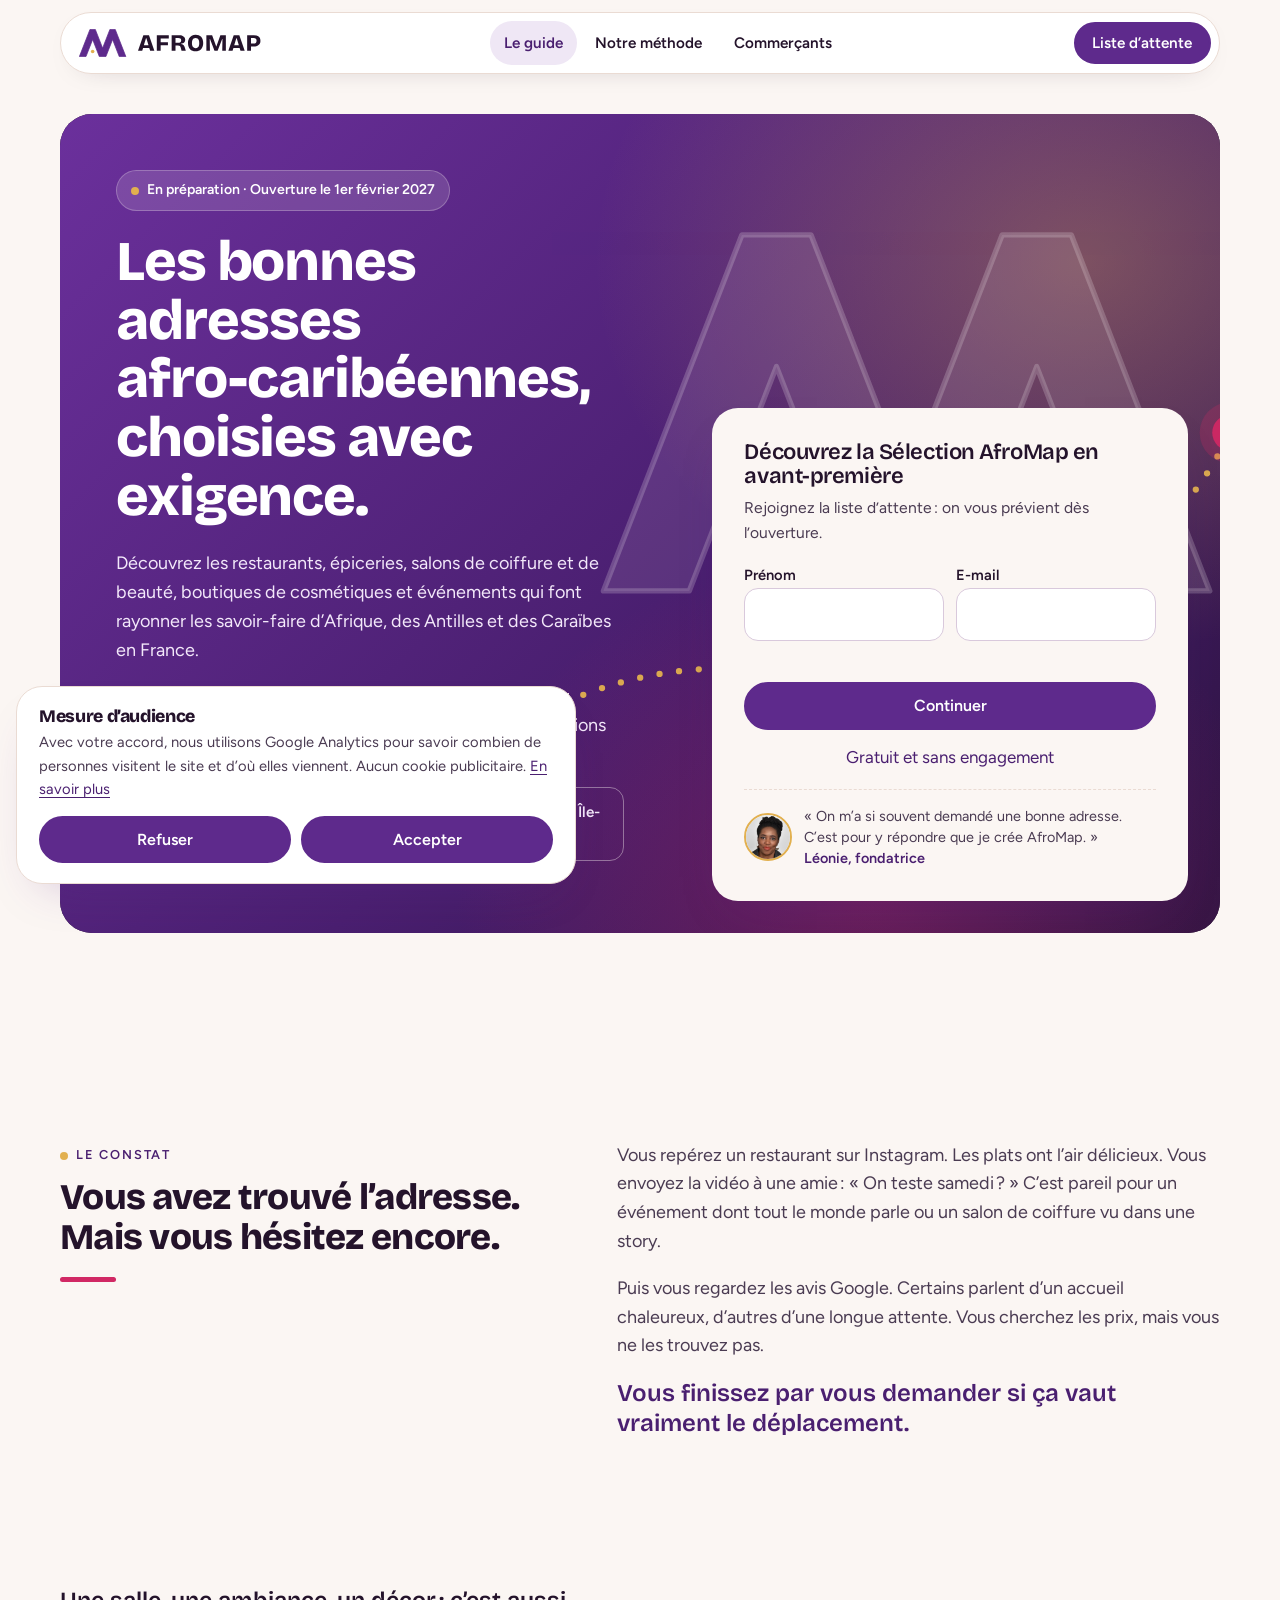
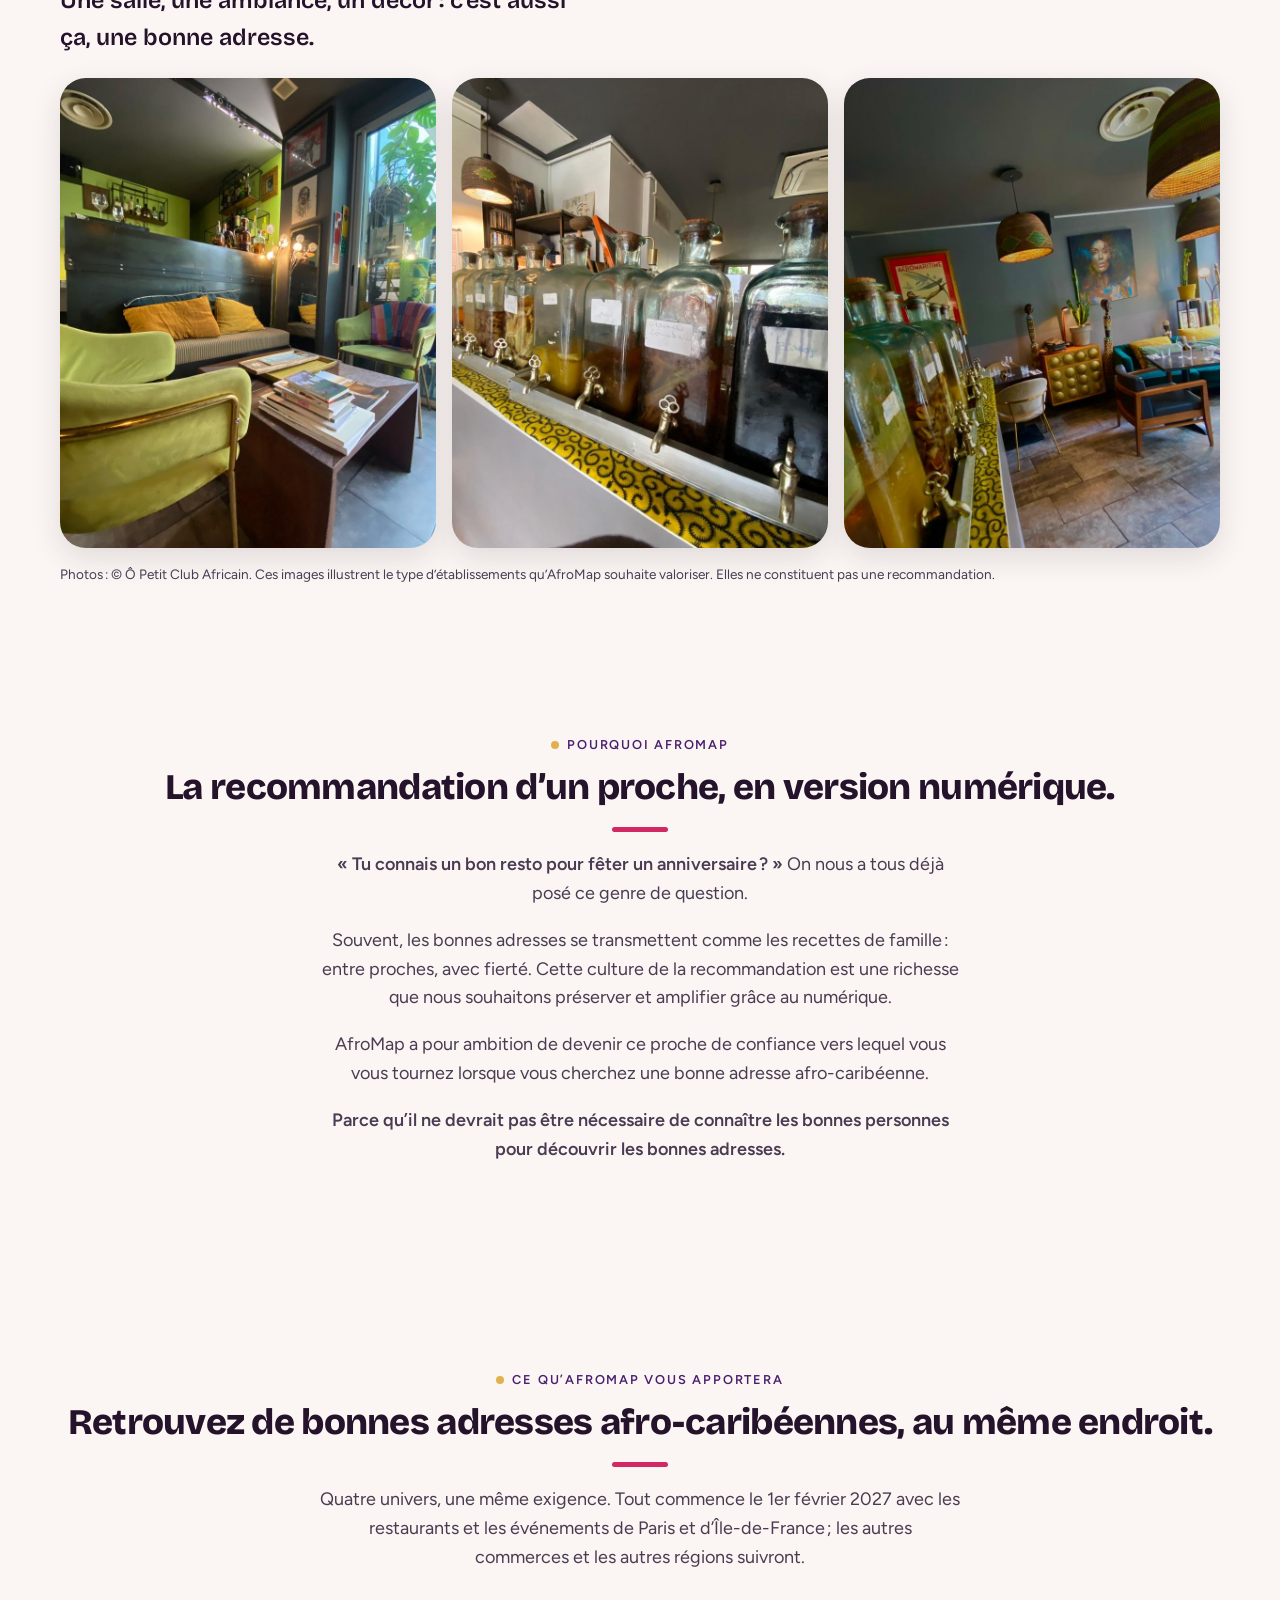
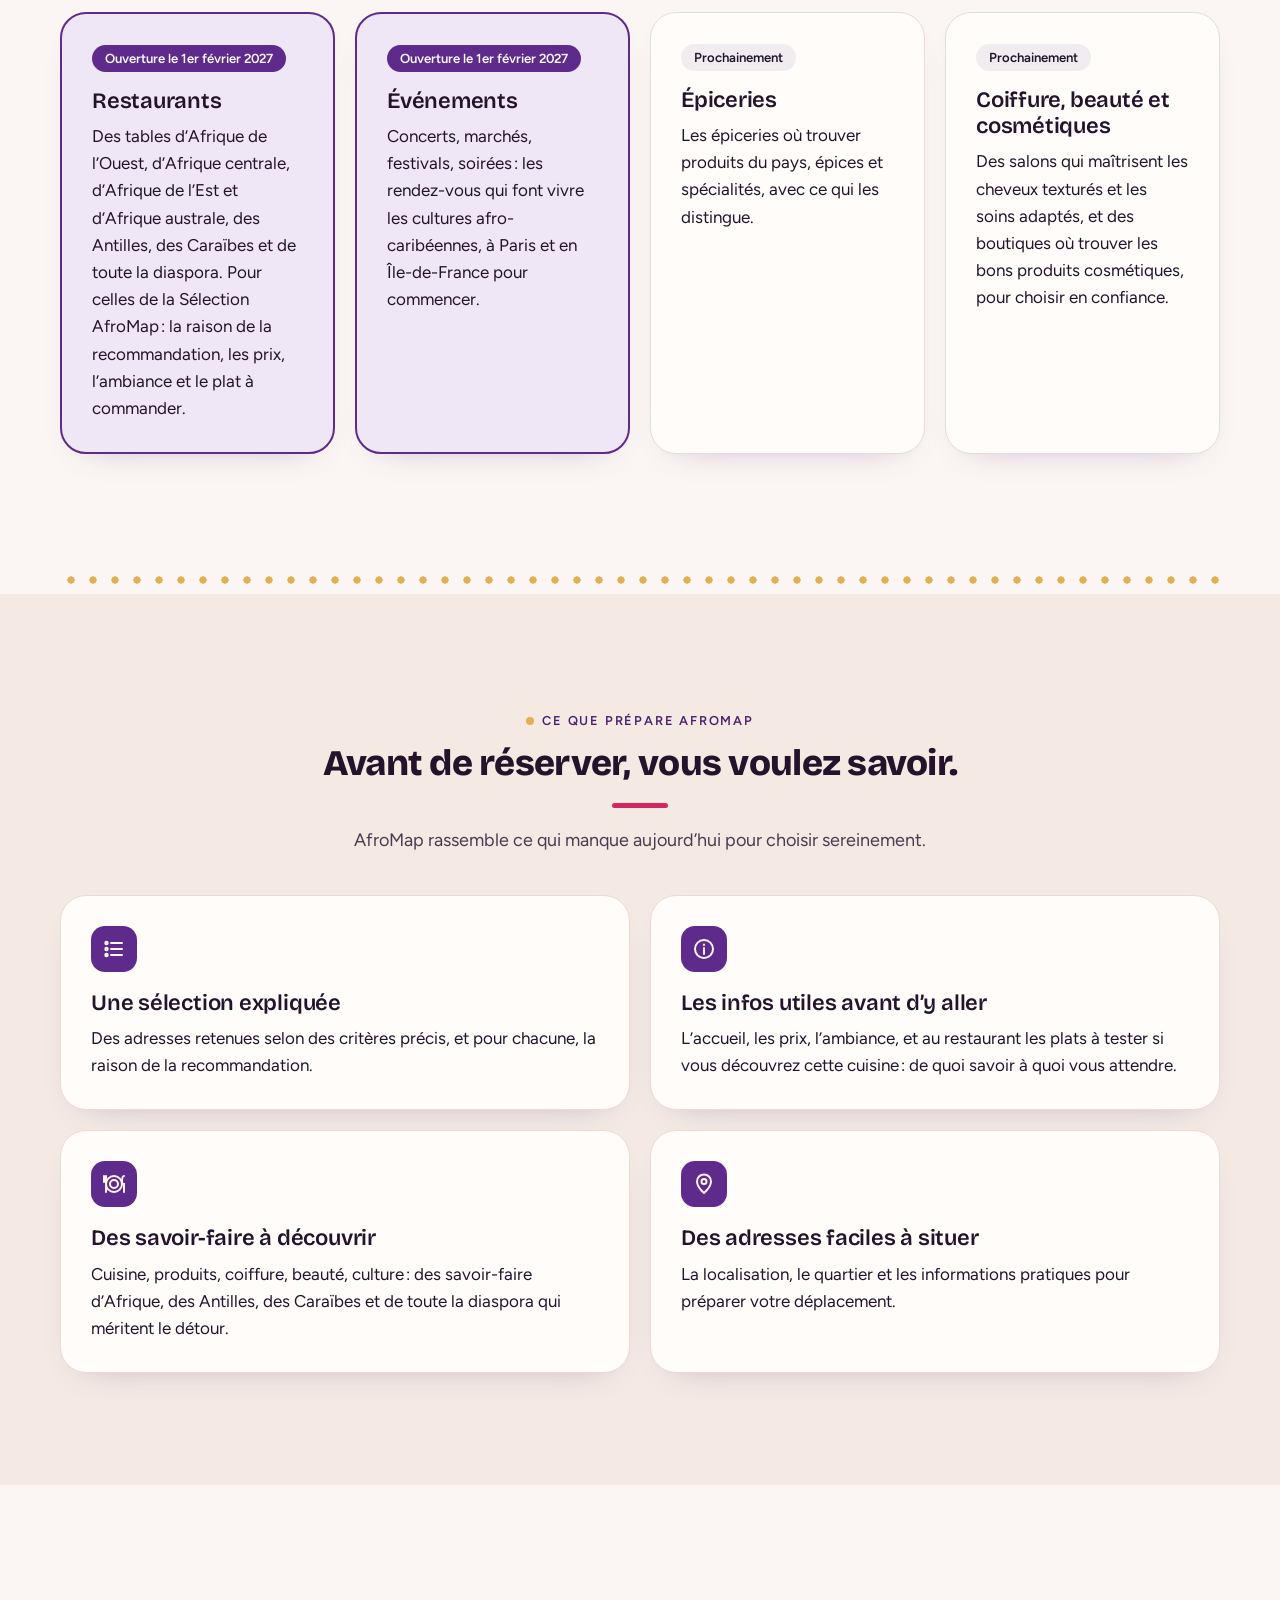
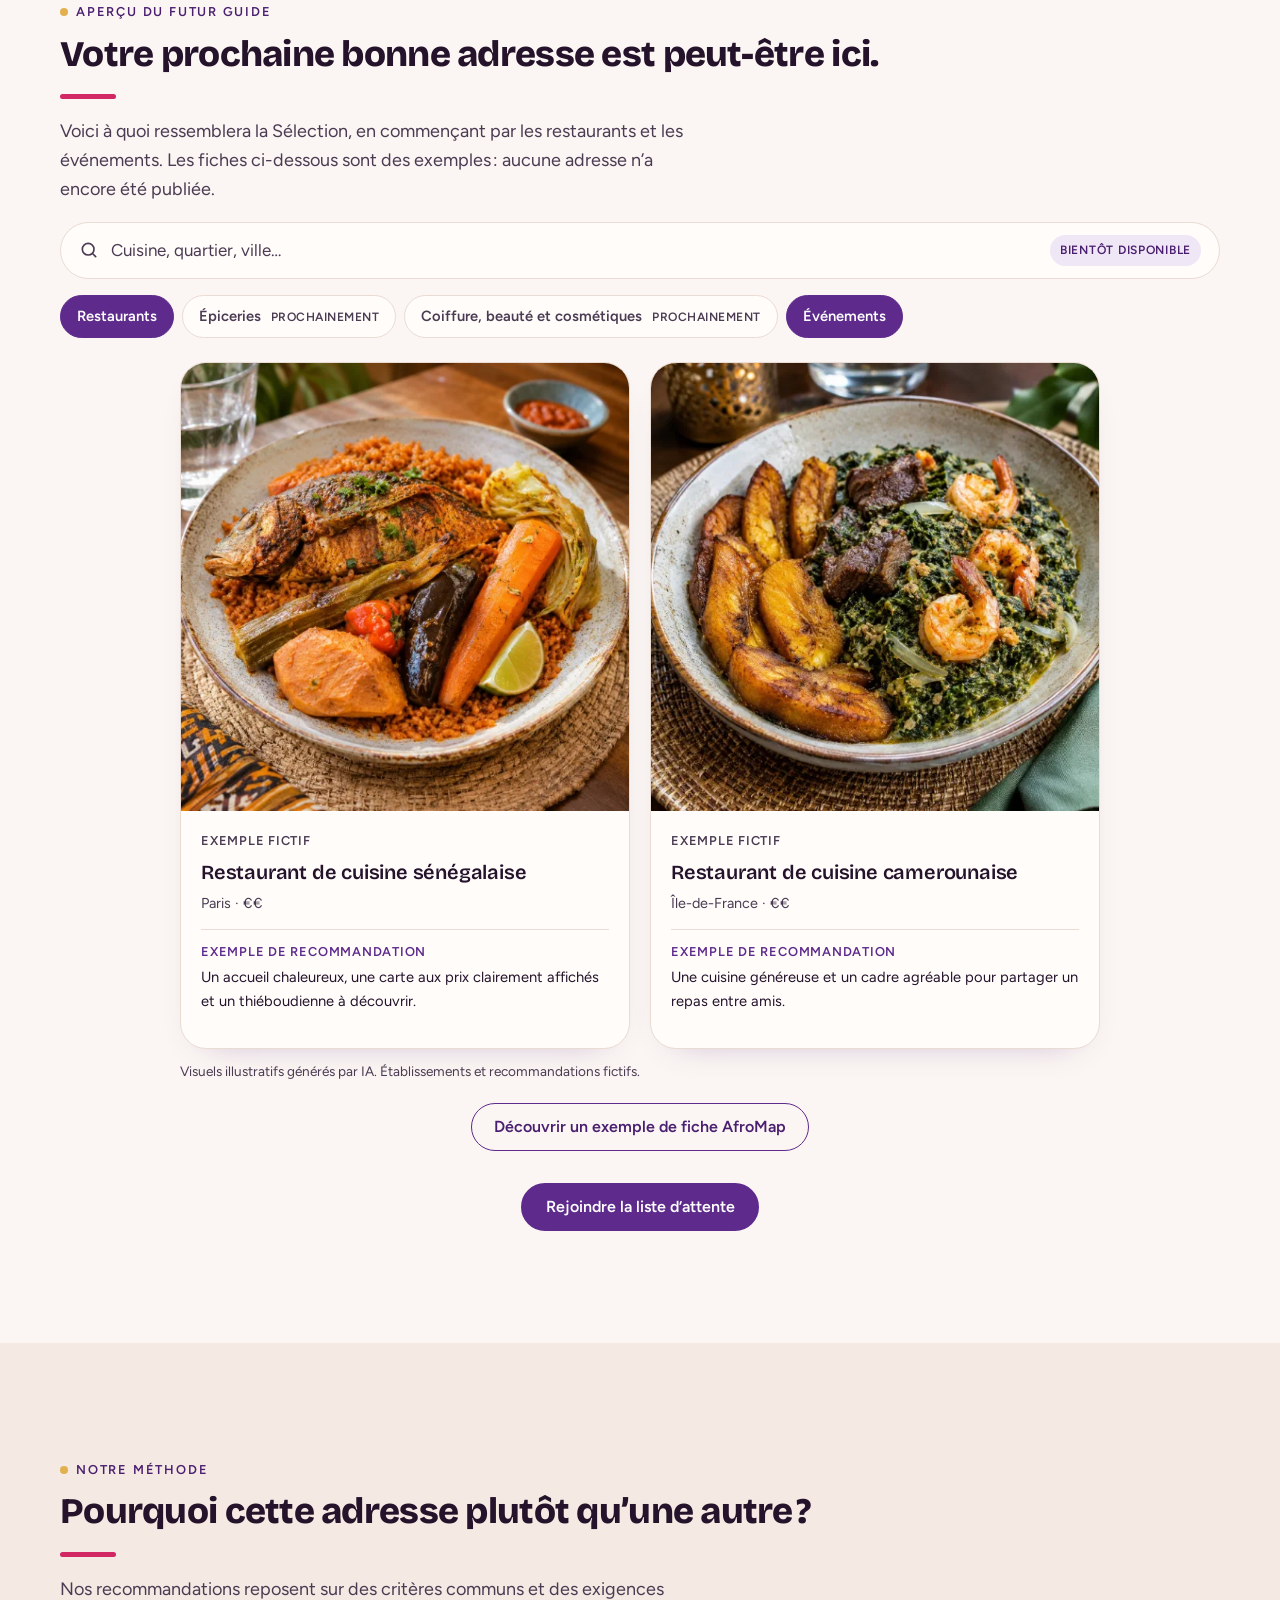
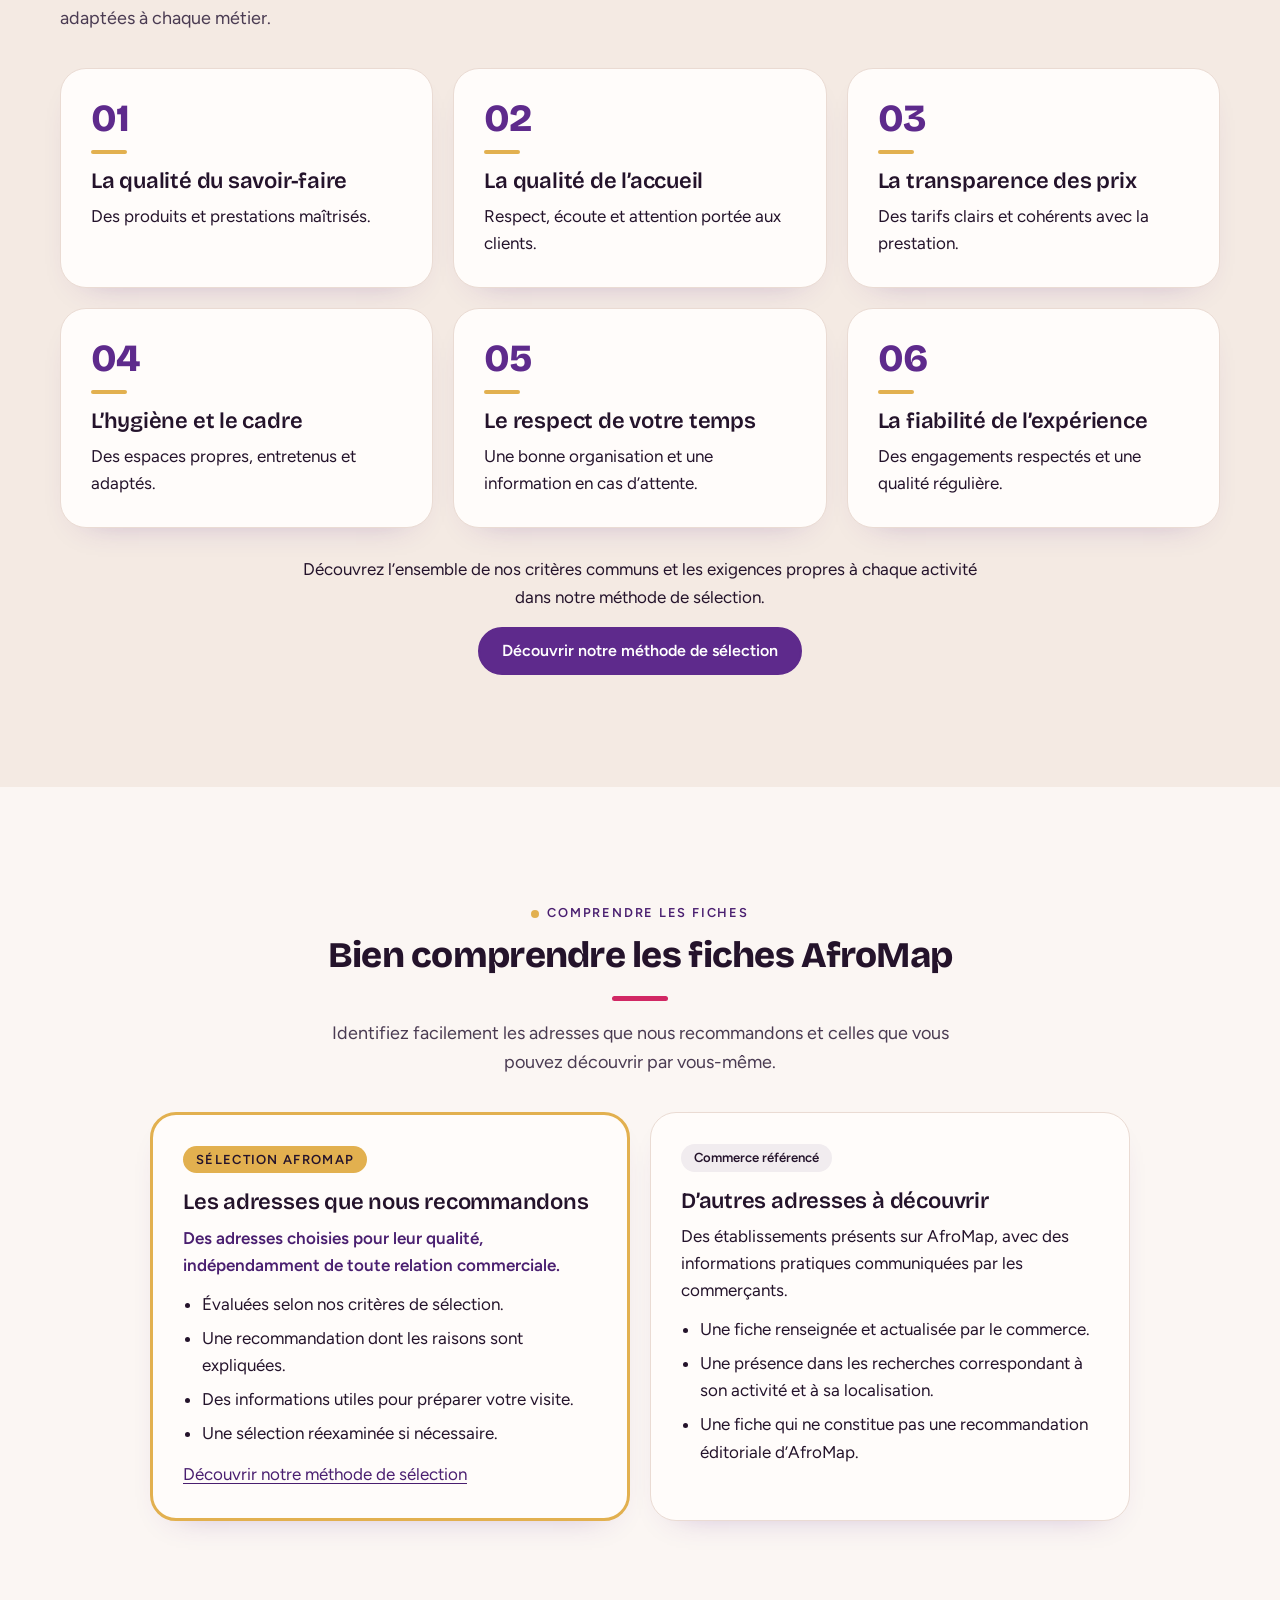
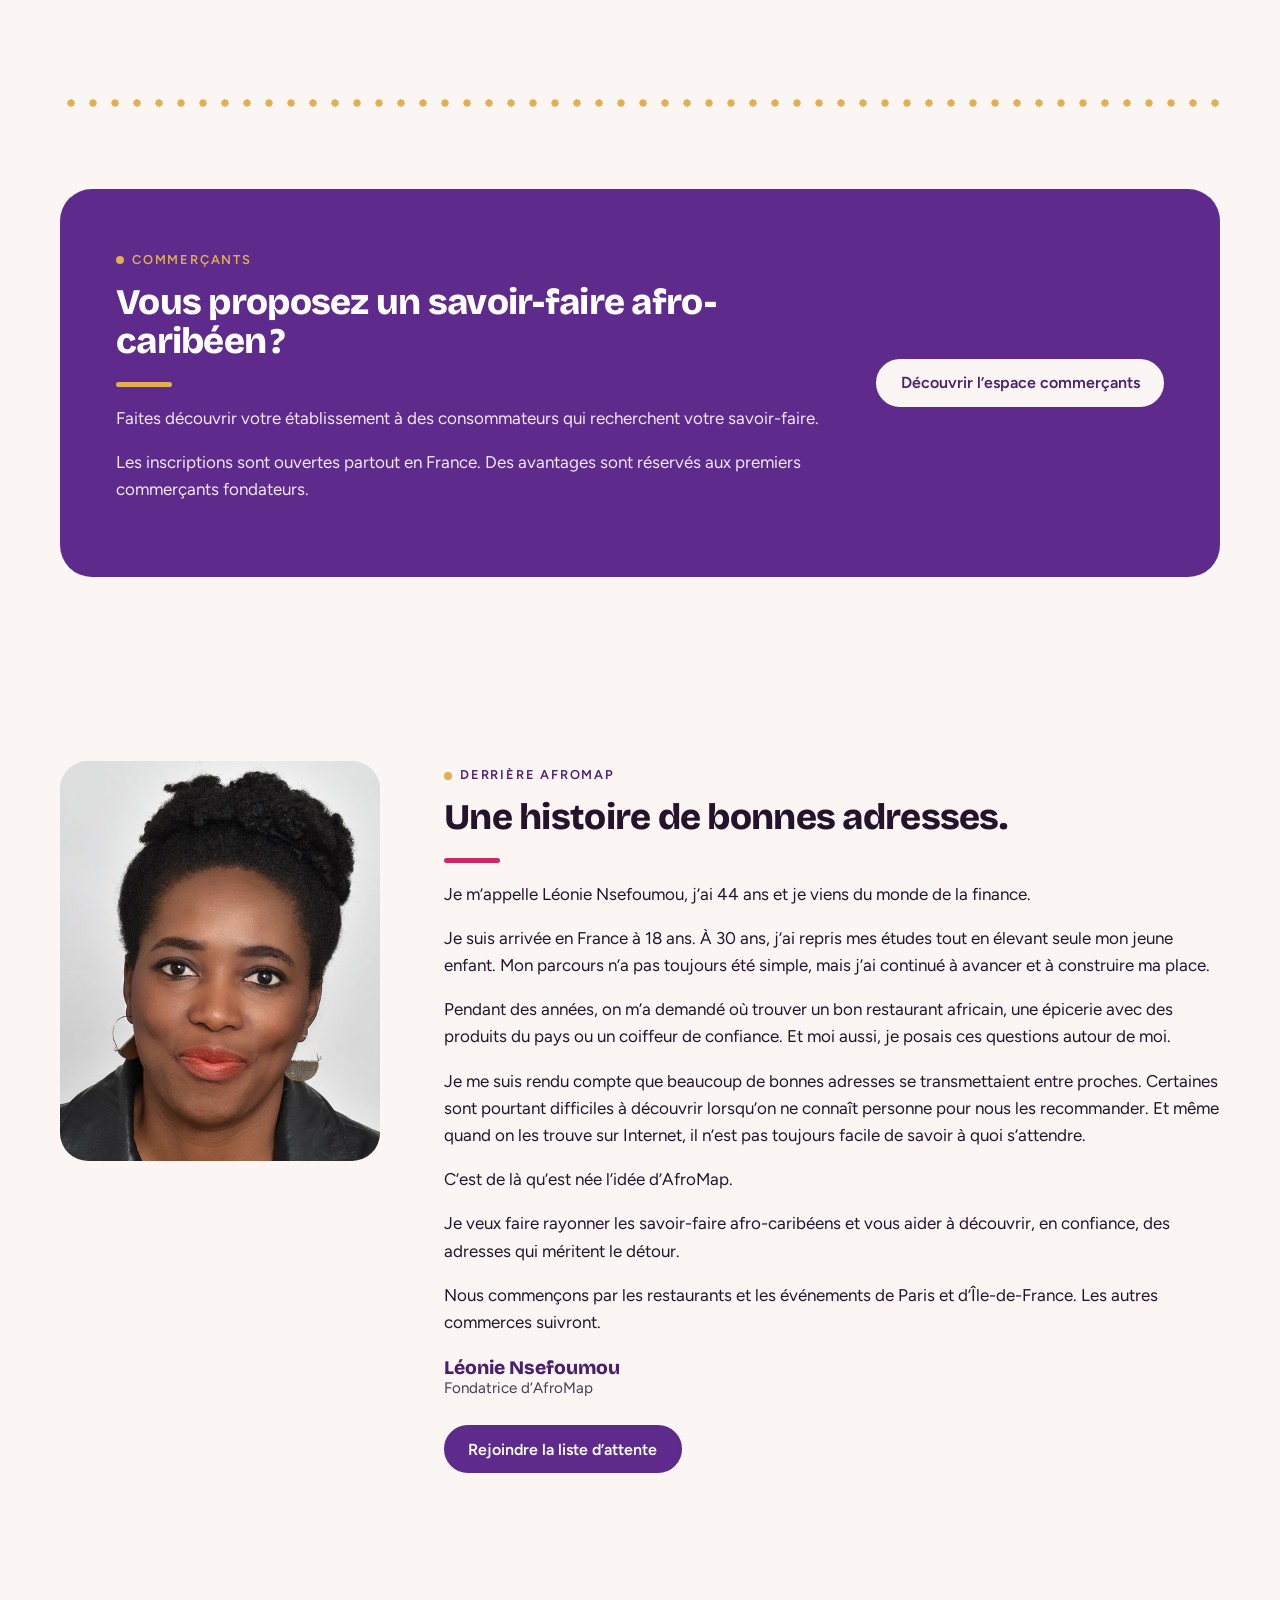
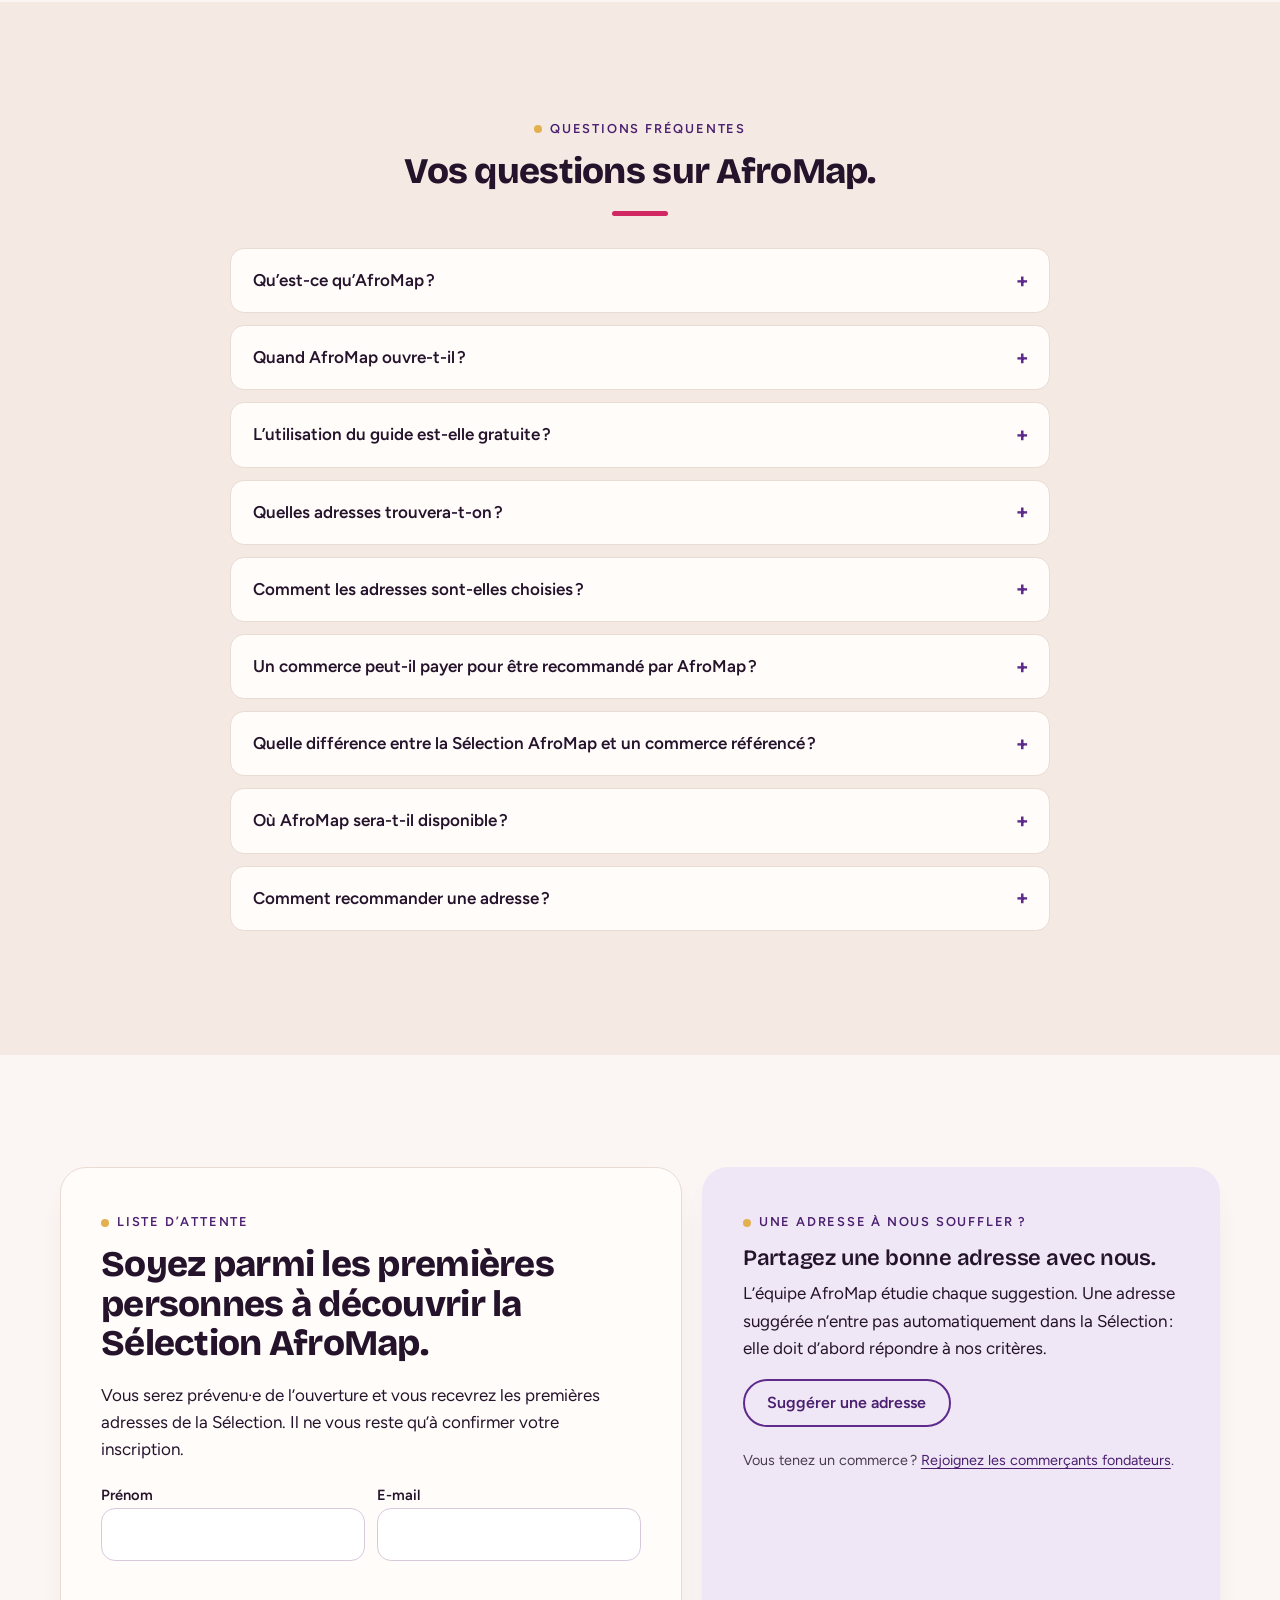
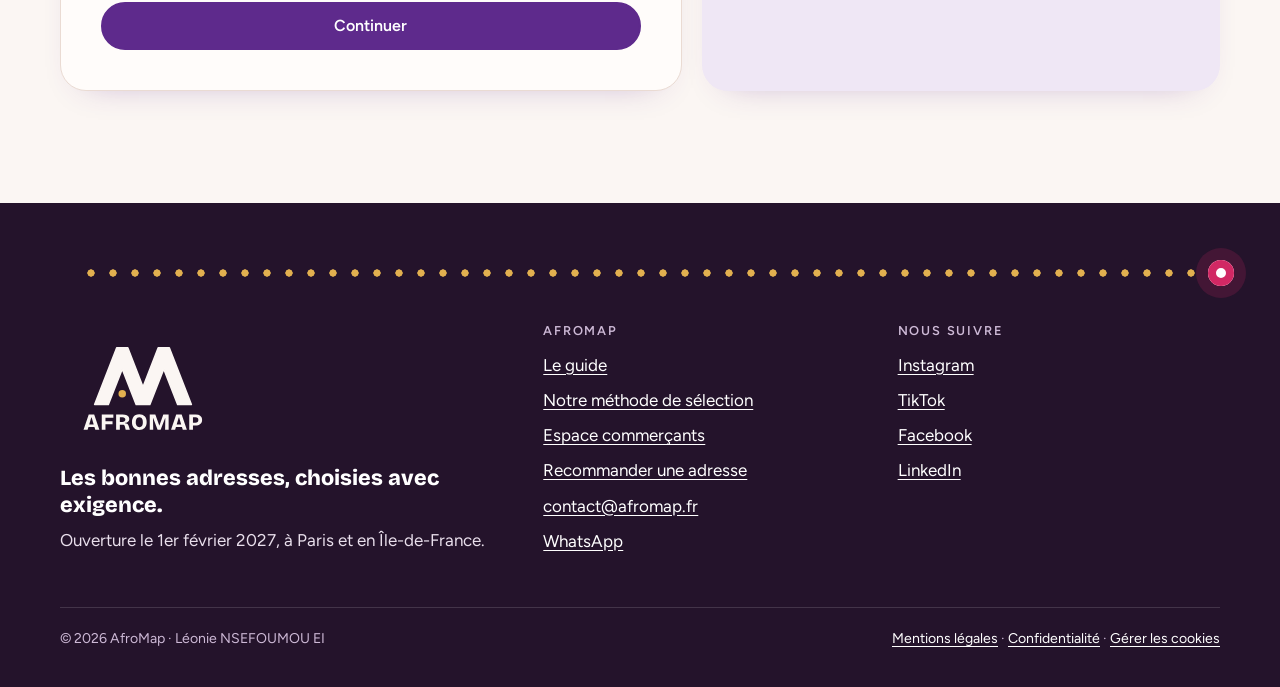
<file: index.html>
<!doctype html>
<html lang="fr">
<head>
<meta charset="utf-8">
<meta name="viewport" content="width=device-width, initial-scale=1, viewport-fit=cover">
<title>AfroMap | Guide des bonnes adresses afro-caribéennes</title>
<meta name="description" content="Découvrez les bonnes adresses afro-caribéennes choisies avec exigence. Lancement le 1er février 2027 : restaurants et événements à Paris et en Île-de-France.">

<link rel="canonical" href="https://afromap.fr/">
<meta name="theme-color" content="#5E2A8C">
<meta property="og:title" content="AfroMap | Guide des bonnes adresses afro-caribéennes">
<meta property="og:description" content="Découvrez les bonnes adresses afro-caribéennes choisies avec exigence. Lancement le 1er février 2027 : restaurants et événements à Paris et en Île-de-France.">
<meta property="og:type" content="website">
<meta property="og:url" content="https://afromap.fr/">
<meta property="og:locale" content="fr_FR">
<meta property="og:image" content="https://afromap.fr/og-image.jpg?v=20261122f">
<meta property="og:image:width" content="1200">
<meta property="og:image:height" content="630">
<meta property="og:image:alt" content="AfroMap : les bonnes adresses, choisies avec exigence">
<meta name="twitter:card" content="summary_large_image">
<link rel="icon" href="/assets/img/afromap-icone.svg" type="image/svg+xml">
<link rel="apple-touch-icon" href="/apple-touch-icon.png?v=20261122f">
<link rel="preload" href="/fonts/bricolage-grotesque-latin-800-normal.woff2" as="font" type="font/woff2" crossorigin>
<link rel="preload" href="/fonts/figtree-latin-400-normal.woff2" as="font" type="font/woff2" crossorigin>
<link rel="stylesheet" href="/site.css?v=20261122f">
<script type="application/ld+json">{"@context": "https://schema.org", "@type": "Organization", "name": "AfroMap", "url": "https://afromap.fr/", "logo": "https://afromap.fr/assets/img/afromap-icone.svg", "email": "contact@afromap.fr", "description": "AfroMap prépare une sélection des bonnes adresses afro-caribéennes à Paris et en Île-de-France : restaurants, épiceries, salons de coiffure et de beauté, boutiques de cosmétiques, événements. Ouverture le 1er février 2027, avec les restaurants et les événements.", "slogan": "Les bonnes adresses, choisies avec exigence.", "foundingDate": "2026-09-29", "founder": {"@type": "Person", "name": "Léonie Nsefoumou", "jobTitle": "Fondatrice d’AfroMap", "sameAs": ["https://www.linkedin.com/in/leoniensefoumou/"]}, "areaServed": {"@type": "AdministrativeArea", "name": "Île-de-France"}, "sameAs": ["https://www.instagram.com/afromap_app/", "https://www.tiktok.com/@afromap_app", "https://www.facebook.com/profile.php?id=61595257712928", "https://www.linkedin.com/company/afromap-fr/"]}</script>
<script type="application/ld+json">{"@context": "https://schema.org", "@type": "FAQPage", "mainEntity": [{"@type": "Question", "name": "Qu’est-ce qu’AfroMap ?", "acceptedAnswer": {"@type": "Answer", "text": "AfroMap prépare une sélection des bonnes adresses afro-caribéennes à Paris et en Île-de-France : restaurants, épiceries, salons de coiffure et de beauté, boutiques de cosmétiques, événements. Pour chaque adresse de la Sélection, vous savez pourquoi elle a été retenue. Ce n’est pas un annuaire : les commerces référencés sont toujours clairement distingués."}}, {"@type": "Question", "name": "Quand AfroMap ouvre-t-il ?", "acceptedAnswer": {"@type": "Answer", "text": "Le 1er février 2027, avec les premiers restaurants et événements de la Sélection. Les épiceries, les salons de coiffure et de beauté et les boutiques de cosmétiques suivront. Inscrivez-vous sur la liste d’attente pour être prévenu·e dès l’ouverture."}}, {"@type": "Question", "name": "L’utilisation du guide est-elle gratuite ?", "acceptedAnswer": {"@type": "Answer", "text": "Oui. Découvrir les adresses d’AfroMap est gratuit pour le public."}}, {"@type": "Question", "name": "Quelles adresses trouvera-t-on ?", "acceptedAnswer": {"@type": "Answer", "text": "Des restaurants, des épiceries, des salons de coiffure et de beauté, des boutiques de cosmétiques et des événements afro-caribéens : Afrique, Antilles, Caraïbes et toute la diaspora. AfroMap ouvre avec les restaurants et les événements ; les autres catégories arriveront ensuite."}}, {"@type": "Question", "name": "Comment les adresses sont-elles choisies ?", "acceptedAnswer": {"@type": "Answer", "text": "Selon des critères communs et des exigences adaptées à chaque métier : la qualité du savoir-faire et de l’accueil, la transparence des prix, l’hygiène et le cadre, le respect de votre temps et la fiabilité de l’expérience. Le détail de nos critères est présenté dans notre méthode de sélection. Une recommandation peut être réexaminée si les critères ne sont plus respectés."}}, {"@type": "Question", "name": "Un commerce peut-il payer pour être recommandé par AfroMap ?", "acceptedAnswer": {"@type": "Answer", "text": "Non. Nos recommandations reposent sur nos critères de qualité. Les services commerciaux proposés aux professionnels n’influencent pas nos décisions de sélection."}}, {"@type": "Question", "name": "Quelle différence entre la Sélection AfroMap et un commerce référencé ?", "acceptedAnswer": {"@type": "Answer", "text": "Une adresse de la Sélection AfroMap est recommandée selon nos critères de qualité, et nous expliquons pourquoi. Un commerce référencé dispose d’une fiche renseignée et actualisée par le commerce lui-même : elle ne constitue pas une recommandation éditoriale d’AfroMap. Les deux sont toujours clairement distingués."}}, {"@type": "Question", "name": "Où AfroMap sera-t-il disponible ?", "acceptedAnswer": {"@type": "Answer", "text": "D’abord à Paris et dans toute l’Île-de-France."}}, {"@type": "Question", "name": "Comment recommander une adresse ?", "acceptedAnswer": {"@type": "Answer", "text": "Grâce au formulaire « Recommander une adresse ». L’équipe AfroMap l’étudie avec soin. Une adresse recommandée n’entre pas automatiquement dans la Sélection : elle doit d’abord répondre à nos critères."}}]}</script>
</head>
<body>
<a class="skip" href="#contenu">Aller au contenu</a>
<header class="top"><div class="wrap"><nav class="nav" aria-label="Navigation principale">
<a class="brand" href="/" aria-label="AfroMap, accueil"><img src="/afromap-logo-horizontal.svg" alt="" width="183" height="28"></a>
<ul><li><a href="/" aria-current="page">Le guide</a></li><li><a href="/notre-methode-de-selection/">Notre méthode</a></li><li><a href="/commercants/">Commerçants</a></li></ul>
<a class="btn" href="https://tally.so/r/rjzMr5" target="_blank" rel="noopener" data-form="rjzMr5" data-place="menu">Liste d’attente</a>
<details class="menu"><summary>Menu</summary><div class="menu-panel"><ul><li><a href="/" aria-current="page">Le guide</a></li><li><a href="/notre-methode-de-selection/">Notre méthode</a></li><li><a href="/commercants/">Commerçants</a></li></ul><a class="btn" href="https://tally.so/r/rjzMr5" target="_blank" rel="noopener" data-form="rjzMr5" data-place="menu-mobile">Liste d’attente</a></div></details>
</nav></div></header>
<main id="contenu">

<section class="hero" aria-labelledby="hero-t">
  <style>@media (min-width:480px){.hero h1 .nw{white-space:nowrap}}</style>
  <div class="wrap">
    <div class="hero-grid">
      <div class="hero-visual"><div class="brand-visual" aria-hidden="true"><svg viewBox="0 0 800 640" fill="none">
<polygon points="62.74,476 216.74,80 293.74,80 400,353.24 506.26,80 583.26,80 737.26,476 641.78,476 544.76,226.52 447.74,476 352.26,476 255.24,226.52 158.22,476" fill="#FBF6F3" fill-opacity=".10" stroke="#FBF6F3" stroke-opacity=".22" stroke-width="6" stroke-linejoin="round"/>
<path d="M20 600 C 200 520, 330 600, 470 540 S 700 420, 760 300" stroke="#E2B04F" stroke-width="7" stroke-linecap="round" stroke-dasharray="0 22"/>
<circle cx="255.24" cy="401.16" r="26" fill="#E2B04F"/>
<circle cx="760" cy="300" r="34" fill="#D12864" fill-opacity=".25"/><circle cx="760" cy="300" r="20" fill="#D12864"/><circle cx="760" cy="300" r="7" fill="#FBF6F3"/>
</svg></div></div>
      <div class="hero-text">
        <span class="pill">En préparation · Ouverture le 1er février 2027</span>
        <h1 id="hero-t">Les bonnes adresses <span class="nw">afro-caribéennes</span>, choisies avec exigence.</h1>
        <p>Découvrez les restaurants, épiceries, salons de coiffure et de beauté, boutiques de cosmétiques et événements qui font rayonner les savoir-faire d’Afrique, des Antilles et des Caraïbes en France.</p>
        <p>Pour chaque adresse de la Sélection AfroMap, découvrez pourquoi nous la recommandons et retrouvez les informations utiles pour choisir en confiance.</p>
        <p class="hero-lancement" style="margin-top:18px;padding:12px 16px;border:1px solid rgba(251,246,243,.4);border-radius:14px;font-weight:700;font-size:.95rem">Dès le 1er février 2027 : restaurants et événements à Paris et en Île-de-France. Les autres catégories et régions suivront.</p>
      </div>
      <div class="hero-card">
        <h2>Découvrez la Sélection AfroMap en avant-première</h2>
        <p>Rejoignez la liste d’attente : on vous prévient dès l’ouverture.</p>
        <form class="mini-form" data-preform="rjzMr5" data-place="hero" novalidate>
          <div class="row">
            <div><label for="h-prenom">Prénom</label><input id="h-prenom" name="prenom" autocomplete="given-name" required></div>
            <div><label for="h-email">E-mail</label><input id="h-email" name="email" type="email" autocomplete="email" required></div>
          </div>
          <p class="err" role="alert"></p>
          <button class="btn" type="submit">Continuer</button>
        </form>
        <p class="hero-sub" style="margin-bottom:0;color:var(--violet-ink);font-size:1.0625rem">Gratuit et sans engagement</p>
        <div class="hero-quote"><img src="/leonie.jpg" alt="" width="48" height="48" loading="lazy"><p>« On m’a si souvent demandé une bonne adresse. C’est pour y répondre que je crée AfroMap. »<br><b>Léonie, fondatrice</b></p></div>
      </div>
    </div>
  </div>
</section>

<section class="sec" aria-labelledby="pb-t">
  <div class="wrap story">
    <div><span class="eyebrow">Le constat</span><h2 class="t" id="pb-t">Vous avez trouvé l’adresse. Mais vous hésitez encore.</h2></div>
    <div class="story-text">
      <p>Vous repérez un restaurant sur Instagram. Les plats ont l’air délicieux. Vous envoyez la vidéo à une amie : « On teste samedi ? » C’est pareil pour un événement dont tout le monde parle ou un salon de coiffure vu dans une story.</p>
      <p>Puis vous regardez les avis Google. Certains parlent d’un accueil chaleureux, d’autres d’une longue attente. Vous cherchez les prix, mais vous ne les trouvez pas.</p>
      <p class="quote">Vous finissez par vous demander si ça vaut vraiment le déplacement.</p>
    </div>
  </div>
</section>
<section class="sec-tight photos-club" aria-label="Une salle, une ambiance, un décor : c’est aussi ça, une bonne adresse.">
  <div class="wrap">
    <p class="photos-titre">Une salle, une ambiance, un décor : c’est aussi ça, une bonne adresse.</p>
    <div class="photos-grid" tabindex="0" role="group" aria-label="Photos de la salle"><img src="/club-salon-lounge.jpg?v=20261122f" alt="Coin salon avec fauteuils vert anis, coussins moutarde et table basse chargée de livres" width="800" height="1000" loading="lazy" decoding="async"><img src="/club-fontaines-rhum.jpg?v=20261122f" alt="Rangée de grandes fontaines à rhum arrangé posées sur un comptoir bordé de wax jaune" width="800" height="1000" loading="lazy" decoding="async"><img src="/club-salle.jpg?v=20261122f" alt="Salle aux murs gris, suspensions en fibre tressée, fauteuils bleu canard et tableaux colorés" width="800" height="1000" loading="lazy" decoding="async"></div>
    <p class="photos-legende">Photos : © Ô Petit Club Africain. Ces images illustrent le type d’établissements qu’AfroMap souhaite valoriser. Elles ne constituent pas une recommandation.</p>
  </div>
</section>


<section class="sec-tight" id="pourquoi" aria-labelledby="pq-t">
  <div class="wrap">
    <div class="center"><span class="eyebrow">Pourquoi AfroMap</span><h2 class="t" id="pq-t">La recommandation d’un proche, en version numérique.</h2>
    <p class="lead"><b>« Tu connais un bon resto pour fêter un anniversaire ? »</b> On nous a tous déjà posé ce genre de question.</p>
    <p class="lead">Souvent, les bonnes adresses se transmettent comme les recettes de famille : entre proches, avec fierté. Cette culture de la recommandation est une richesse que nous souhaitons préserver et amplifier grâce au numérique.</p>
    <p class="lead">AfroMap a pour ambition de devenir ce proche de confiance vers lequel vous vous tournez lorsque vous cherchez une bonne adresse afro-caribéenne.</p>
    <p class="lead"><b>Parce qu’il ne devrait pas être nécessaire de connaître les bonnes personnes pour découvrir les bonnes adresses.</b></p></div>
  </div>
</section>

<section class="sec" id="univers" aria-labelledby="uni-t">
  <div class="wrap">
    <div class="center"><span class="eyebrow">Ce qu’AfroMap vous apportera</span><h2 class="t" id="uni-t">Retrouvez de bonnes adresses afro-caribéennes, au même endroit.</h2>
    <p class="lead">Quatre univers, une même exigence. Tout commence le 1er février 2027 avec les restaurants et les événements de Paris et d’Île-de-France ; les autres commerces et les autres régions suivront.</p></div>
    <div class="grid g4" style="margin-top:40px">
      <div class="card" style="border:2px solid var(--violet);background:var(--violet-soft)"><span class="tag" style="background:var(--violet);color:#fff">Ouverture le 1er février 2027</span><h3>Restaurants</h3><p>Des tables d’Afrique de l’Ouest, d’Afrique centrale, d’Afrique de l’Est et d’Afrique australe, des Antilles, des Caraïbes et de toute la diaspora. Pour celles de la Sélection AfroMap : la raison de la recommandation, les prix, l’ambiance et le plat à commander.</p></div>
      <div class="card" style="border:2px solid var(--violet);background:var(--violet-soft)"><span class="tag" style="background:var(--violet);color:#fff">Ouverture le 1er février 2027</span><h3>Événements</h3><p>Concerts, marchés, festivals, soirées : les rendez-vous qui font vivre les cultures afro-caribéennes, à Paris et en Île-de-France pour commencer.</p></div>
      <div class="card"><span class="tag tag-ref">Prochainement</span><h3>Épiceries</h3><p>Les épiceries où trouver produits du pays, épices et spécialités, avec ce qui les distingue.</p></div>
      <div class="card"><span class="tag tag-ref">Prochainement</span><h3>Coiffure, beauté et cosmétiques</h3><p>Des salons qui maîtrisent les cheveux texturés et les soins adaptés, et des boutiques où trouver les bons produits cosmétiques, pour choisir en confiance.</p></div>
    </div>
  </div>
</section>

<div class="thread" aria-hidden="true"></div>
<section class="sec white" aria-labelledby="sol-t">
  <div class="wrap">
    <div class="center"><span class="eyebrow">Ce que prépare AfroMap</span><h2 class="t" id="sol-t">Avant de réserver, vous voulez savoir.</h2>
    <p class="lead">AfroMap rassemble ce qui manque aujourd’hui pour choisir sereinement.</p></div>
    <div class="grid g2" style="margin-top:40px">
      <div class="card"><div class="ico"><svg width="24" height="24" viewBox="0 0 24 24" fill="none" stroke="currentColor" stroke-width="2" stroke-linecap="round" aria-hidden="true"><path d="M9 6h11M9 12h11M9 18h11"/><circle cx="4.5" cy="6" r="1.2"/><circle cx="4.5" cy="12" r="1.2"/><circle cx="4.5" cy="18" r="1.2"/></svg></div><h3>Une sélection expliquée</h3><p>Des adresses retenues selon des critères précis, et pour chacune, la raison de la recommandation.</p></div>
      <div class="card"><div class="ico"><svg width="24" height="24" viewBox="0 0 24 24" fill="none" stroke="currentColor" stroke-width="2" stroke-linecap="round" aria-hidden="true"><circle cx="12" cy="12" r="9"/><path d="M12 11v6M12 7.5v.5"/></svg></div><h3>Les infos utiles avant d’y aller</h3><p>L’accueil, les prix, l’ambiance, et au restaurant les plats à tester si vous découvrez cette cuisine : de quoi savoir à quoi vous attendre.</p></div>
      <div class="card"><div class="ico"><svg width="24" height="24" viewBox="0 0 24 24" fill="none" stroke="currentColor" stroke-width="2" stroke-linecap="round" aria-hidden="true"><circle cx="12" cy="12" r="8"/><circle cx="12" cy="12" r="4"/><path d="M2 4v6M4 4v16M22 4c-2 0-2 4-2 6s1 2 2 2v8"/></svg></div><h3>Des savoir-faire à découvrir</h3><p>Cuisine, produits, coiffure, beauté, culture : des savoir-faire d’Afrique, des Antilles, des Caraïbes et de toute la diaspora qui méritent le détour.</p></div>
      <div class="card"><div class="ico"><svg width="24" height="24" viewBox="0 0 24 24" fill="none" stroke="currentColor" stroke-width="2" stroke-linecap="round" stroke-linejoin="round" aria-hidden="true"><path d="M12 21s-7-6.2-7-11.5A7 7 0 0 1 19 9.5C19 14.8 12 21 12 21z"/><circle cx="12" cy="9.5" r="2.5"/></svg></div><h3>Des adresses faciles à situer</h3><p>La localisation, le quartier et les informations pratiques pour préparer votre déplacement.</p></div>
    </div>
  </div>
</section>

<section class="sec" id="guide" aria-labelledby="guide-t">
  <div class="wrap">
    <span class="eyebrow">Aperçu du futur guide</span>
    <h2 class="t" id="guide-t">Votre prochaine bonne adresse est peut-être ici.</h2>
    <p class="lead">Voici à quoi ressemblera la Sélection, en commençant par les restaurants et les événements. Les fiches ci-dessous sont des exemples : aucune adresse n’a encore été publiée.</p>
    <div class="searchbar" aria-hidden="true"><svg width="20" height="20" viewBox="0 0 24 24" fill="none" stroke="currentColor" stroke-width="2" stroke-linecap="round" aria-hidden="true"><circle cx="11" cy="11" r="7"/><path d="M20 20l-3.5-3.5"/></svg><span>Cuisine, quartier, ville…</span><em>Bientôt disponible</em></div>
    <ul class="chips" aria-label="Catégories">
      <li class="on">Restaurants</li><li>Épiceries <small>Prochainement</small></li><li>Coiffure, beauté et cosmétiques <small>Prochainement</small></li><li class="on">Événements</li>
    </ul>
    <style>
      #guide .exemples{max-width:920px;margin:0 auto}
      #guide .place-photo .place-img img{width:100%;height:100%;object-fit:cover;display:block}
      #guide .ex-label{margin:0;font-size:.8rem;font-weight:700;letter-spacing:.06em;text-transform:uppercase;color:#4A3B52}
      #guide .place-photo .why{margin-top:6px;padding-top:12px;border-top:1px solid var(--ligne)}
      #guide .place-photo .why b{display:block;font-size:.8rem;letter-spacing:.06em;text-transform:uppercase;color:var(--violet)}
    </style>
    <div class="exemples">
    <div class="grid g2"><article class="place place-photo">
  <div class="place-img"><img src="/exemple-fiche/thieboudienne-600.webp" alt="Thiéboudienne, riz au poisson et aux légumes" width="600" height="600" loading="lazy" decoding="async"></div>
  <div class="place-body"><p class="ex-label">Exemple fictif</p><h3>Restaurant de cuisine sénégalaise</h3><p class="meta">Paris · €€</p>
  <p class="why"><b>Exemple de recommandation</b>Un accueil chaleureux, une carte aux prix clairement affichés et un thiéboudienne à découvrir.</p></div>
</article><article class="place place-photo">
  <div class="place-img"><img src="/exemple-fiche/ndole-plantains-600.webp" alt="Ndolé aux crevettes et bananes plantains frites" width="600" height="600" loading="lazy" decoding="async"></div>
  <div class="place-body"><p class="ex-label">Exemple fictif</p><h3>Restaurant de cuisine camerounaise</h3><p class="meta">Île-de-France · €€</p>
  <p class="why"><b>Exemple de recommandation</b>Une cuisine généreuse et un cadre agréable pour partager un repas entre amis.</p></div>
</article></div>
    <p style="margin:12px 0 0;font-size:.85rem;color:#4A3B52">Visuels illustratifs générés par IA. Établissements et recommandations fictifs.</p>
    <p style="margin:20px 0 0;text-align:center"><a class="btn btn-contour-g" href="/exemple-fiche/?vue=client#fiche" style="background:transparent;border:1.5px solid var(--violet);color:var(--violet-ink)">Découvrir un exemple de fiche AfroMap</a></p>
    </div>
    <div class="center" style="margin-top:32px"><a class="btn" href="https://tally.so/r/rjzMr5" target="_blank" rel="noopener" data-form="rjzMr5" data-place="guide">Rejoindre la liste d’attente</a></div>
  </div>
</section>

<section class="sec white" id="methode" aria-labelledby="met-t">
  <div class="wrap">
    <span class="eyebrow">Notre méthode</span>
    <h2 class="t" id="met-t">Pourquoi cette adresse plutôt qu’une autre ?</h2>
    <p class="lead">Nos recommandations reposent sur des critères communs et des exigences adaptées à chaque métier.</p>
    <div class="grid g3" style="margin-top:36px"><div class="card"><span class="num">01</span><h3>La qualité du savoir-faire</h3><p>Des produits et prestations maîtrisés.</p></div><div class="card"><span class="num">02</span><h3>La qualité de l’accueil</h3><p>Respect, écoute et attention portée aux clients.</p></div><div class="card"><span class="num">03</span><h3>La transparence des prix</h3><p>Des tarifs clairs et cohérents avec la prestation.</p></div><div class="card"><span class="num">04</span><h3>L’hygiène et le cadre</h3><p>Des espaces propres, entretenus et adaptés.</p></div><div class="card"><span class="num">05</span><h3>Le respect de votre temps</h3><p>Une bonne organisation et une information en cas d’attente.</p></div><div class="card"><span class="num">06</span><h3>La fiabilité de l’expérience</h3><p>Des engagements respectés et une qualité régulière.</p></div></div>
    <p style="margin:28px auto 0;max-width:62ch;text-align:center">Découvrez l’ensemble de nos critères communs et les exigences propres à chaque activité dans notre méthode de sélection.</p>
    <p style="margin:16px 0 0;text-align:center"><a class="btn" href="/notre-methode-de-selection/">Découvrir notre méthode de sélection</a></p>
  </div>
</section>

<section class="sec" id="fiches" aria-labelledby="fic-t">
  <div class="wrap">
    <div class="center"><span class="eyebrow">Comprendre les fiches</span><h2 class="t" id="fic-t">Bien comprendre les fiches AfroMap</h2>
    <p class="lead">Identifiez facilement les adresses que nous recommandons et celles que vous pouvez découvrir par vous-même.</p></div>
    <style>@media (min-width:821px){#fiches .compare.c3{grid-template-columns:repeat(2,1fr);max-width:980px;margin-inline:auto}}</style>
    <div class="compare c3">
  <div class="card sel"><span class="tag tag-sel">Sélection AfroMap</span>
    <h3>Les adresses que nous recommandons</h3>
    <p style="margin:6px 0 12px;font-weight:700;color:var(--violet-ink)">Des adresses choisies pour leur qualité, indépendamment de toute relation commerciale.</p>
    <ul><li>Évaluées selon nos critères de sélection.</li><li>Une recommandation dont les raisons sont expliquées.</li><li>Des informations utiles pour préparer votre visite.</li><li>Une sélection réexaminée si nécessaire.</li></ul><p style="margin:14px 0 0"><a href="/notre-methode-de-selection/">Découvrir notre méthode de sélection</a></p></div>
  <div class="card"><span class="tag tag-ref">Commerce référencé</span>
    <h3>D’autres adresses à découvrir</h3>
    <p style="margin:6px 0 12px">Des établissements présents sur AfroMap, avec des informations pratiques communiquées par les commerçants.</p>
    <ul><li>Une fiche renseignée et actualisée par le commerce.</li><li>Une présence dans les recherches correspondant à son activité et à sa localisation.</li><li>Une fiche qui ne constitue pas une recommandation éditoriale d’AfroMap.</li></ul></div>
</div>
  </div>
</section>

<div class="thread" aria-hidden="true" style="margin-top:56px"></div>
<section class="sec-tight" aria-labelledby="resto-t">
  <div class="wrap">
    <div class="promo band">
      <div><span class="eyebrow">Commerçants</span><h2 class="t" id="resto-t">Vous proposez un savoir-faire afro-caribéen ?</h2>
      <p>Faites découvrir votre établissement à des consommateurs qui recherchent votre savoir-faire.</p>
      <p>Les inscriptions sont ouvertes partout en France. Des avantages sont réservés aux premiers commerçants fondateurs.</p></div>
      <a class="btn btn-creme" href="/commercants/">Découvrir l’espace commerçants</a>
    </div>
  </div>
</section>

<section class="sec" id="fondatrice" aria-labelledby="fon-t">
  <style>#fondatrice .founder{align-items:start}@media (min-width:821px){#fondatrice .founder-photo{position:sticky;top:110px}}</style>
  <div class="wrap founder">
    <div class="founder-photo">LN<img src="/leonie.jpg" alt="Léonie Nsefoumou, fondatrice d’AfroMap" width="640" height="800" loading="lazy" onerror="this.remove()"></div>
    <div>
      <span class="eyebrow">Derrière AfroMap</span>
      <h2 class="t" id="fon-t">Une histoire de bonnes adresses.</h2>
      <p>Je m’appelle Léonie Nsefoumou, j’ai 44 ans et je viens du monde de la finance.</p>
      <p>Je suis arrivée en France à 18 ans. À 30 ans, j’ai repris mes études tout en élevant seule mon jeune enfant. Mon parcours n’a pas toujours été simple, mais j’ai continué à avancer et à construire ma place.</p>
      <p>Pendant des années, on m’a demandé où trouver un bon restaurant africain, une épicerie avec des produits du pays ou un coiffeur de confiance. Et moi aussi, je posais ces questions autour de moi.</p>
      <p>Je me suis rendu compte que beaucoup de bonnes adresses se transmettaient entre proches. Certaines sont pourtant difficiles à découvrir lorsqu’on ne connaît personne pour nous les recommander. Et même quand on les trouve sur Internet, il n’est pas toujours facile de savoir à quoi s’attendre.</p>
      <p>C’est de là qu’est née l’idée d’AfroMap.</p>
      <p>Je veux faire rayonner les savoir-faire afro-caribéens et vous aider à découvrir, en confiance, des adresses qui méritent le détour.</p>
      <p>Nous commençons par les restaurants et les événements de Paris et d’Île-de-France. Les autres commerces suivront.</p>
      <p class="founder-sign">Léonie Nsefoumou<span>Fondatrice d’AfroMap</span></p>
      <p style="margin-top:28px"><a class="btn" href="https://tally.so/r/rjzMr5" target="_blank" rel="noopener" data-form="rjzMr5" data-place="fondatrice">Rejoindre la liste d’attente</a></p>
    </div>  </div>
</section>

<section class="sec white" id="questions" aria-labelledby="faq-t">
  <div class="wrap">
    <div class="center"><span class="eyebrow">Questions fréquentes</span><h2 class="t" id="faq-t">Vos questions sur AfroMap.</h2></div>
    <div class="faq"><details><summary>Qu’est-ce qu’AfroMap ?</summary><p>AfroMap prépare une sélection des bonnes adresses afro-caribéennes à Paris et en Île-de-France : restaurants, épiceries, salons de coiffure et de beauté, boutiques de cosmétiques, événements. Pour chaque adresse de la Sélection, vous savez pourquoi elle a été retenue. Ce n’est pas un annuaire : les commerces référencés sont toujours clairement distingués.</p></details><details><summary>Quand AfroMap ouvre-t-il ?</summary><p>Le 1er février 2027, avec les premiers restaurants et événements de la Sélection. Les épiceries, les salons de coiffure et de beauté et les boutiques de cosmétiques suivront. Inscrivez-vous sur la liste d’attente pour être prévenu·e dès l’ouverture.</p></details><details><summary>L’utilisation du guide est-elle gratuite ?</summary><p>Oui. Découvrir les adresses d’AfroMap est gratuit pour le public.</p></details><details><summary>Quelles adresses trouvera-t-on ?</summary><p>Des restaurants, des épiceries, des salons de coiffure et de beauté, des boutiques de cosmétiques et des événements afro-caribéens : Afrique, Antilles, Caraïbes et toute la diaspora. AfroMap ouvre avec les restaurants et les événements ; les autres catégories arriveront ensuite.</p></details><details><summary>Comment les adresses sont-elles choisies ?</summary><p>Selon des critères communs et des exigences adaptées à chaque métier : la qualité du savoir-faire et de l’accueil, la transparence des prix, l’hygiène et le cadre, le respect de votre temps et la fiabilité de l’expérience. Le détail de nos critères est présenté dans <a href="/notre-methode-de-selection/">notre méthode de sélection</a>. Une recommandation peut être réexaminée si les critères ne sont plus respectés.</p></details><details><summary>Un commerce peut-il payer pour être recommandé par AfroMap ?</summary><p>Non. Nos recommandations reposent sur nos critères de qualité. Les services commerciaux proposés aux professionnels n’influencent pas nos décisions de sélection.</p></details><details><summary>Quelle différence entre la Sélection AfroMap et un commerce référencé ?</summary><p>Une adresse de la Sélection AfroMap est recommandée selon nos critères de qualité, et nous expliquons pourquoi. Un commerce référencé dispose d’une fiche renseignée et actualisée par le commerce lui-même : elle ne constitue pas une recommandation éditoriale d’AfroMap. Les deux sont toujours clairement distingués.</p></details><details><summary>Où AfroMap sera-t-il disponible ?</summary><p>D’abord à Paris et dans toute l’Île-de-France.</p></details><details><summary>Comment recommander une adresse ?</summary><p>Grâce au formulaire « Recommander une adresse ». L’équipe AfroMap l’étudie avec soin. Une adresse recommandée n’entre pas automatiquement dans la Sélection : elle doit d’abord répondre à nos critères.</p></details></div>
  </div>
</section>

<section class="sec" id="rejoindre" aria-labelledby="fin-t">
  <div class="wrap final">
    <div class="card">
      <span class="eyebrow">Liste d’attente</span>
      <h2 id="fin-t">Soyez parmi les premières personnes à découvrir la Sélection AfroMap.</h2>
      <p>Vous serez prévenu·e de l’ouverture et vous recevrez les premières adresses de la Sélection. Il ne vous reste qu’à confirmer votre inscription.</p>
      <form class="mini-form" data-preform="rjzMr5" data-place="fin-de-page" novalidate>
        <div class="row">
          <div><label for="f-prenom">Prénom</label><input id="f-prenom" name="prenom" autocomplete="given-name" required></div>
          <div><label for="f-email">E-mail</label><input id="f-email" name="email" type="email" autocomplete="email" required></div>
        </div>
        <p class="err" role="alert"></p>
        <button class="btn" type="submit">Continuer</button>
      </form>
    </div>
    <div class="card" style="background:var(--violet-soft);border-color:transparent">
      <span class="eyebrow">Une adresse à nous souffler ?</span>
      <h3>Partagez une bonne adresse avec nous.</h3>
      <p>L’équipe AfroMap étudie chaque suggestion. Une adresse suggérée n’entre pas automatiquement dans la Sélection : elle doit d’abord répondre à nos critères.</p>
      <a class="btn btn-ghost" href="https://tally.so/r/XxZPBd" target="_blank" rel="noopener" data-form="XxZPBd" data-place="fin-de-page">Suggérer une adresse</a>
      <p class="note" style="margin-top:22px">Vous tenez un commerce ? <a href="/commercants/">Rejoignez les commerçants fondateurs</a>.</p>
    </div>
  </div>
</section>
</main>
<footer class="foot">
  <div class="thread end" aria-hidden="true"></div>
  <div class="wrap">
    <div class="foot-grid">
      <div>
        <img src="/assets/img/afromap-logo-fond-sombre.svg" alt="AfroMap" class="foot-logo" width="166" height="126">
        <p class="foot-sign">Les bonnes adresses, choisies avec exigence.</p>
        <p>Ouverture le 1er février 2027, à Paris et en Île-de-France.</p>
      </div>
      <div>
        <h3>AfroMap</h3>
        <ul>
          <li><a href="/">Le guide</a></li>
          <li><a href="/notre-methode-de-selection/">Notre méthode de sélection</a></li>
          <li><a href="/commercants/">Espace commerçants</a></li>
          <li><a href="https://tally.so/r/XxZPBd" target="_blank" rel="noopener" data-form="XxZPBd" data-place="pied-de-page">Recommander une adresse</a></li>
          <li><a href="mailto:contact@afromap.fr">contact@afromap.fr</a></li>
          <li><a href="https://wa.me/33781501432" target="_blank" rel="noopener">WhatsApp</a></li>
        </ul>
      </div>
      <div>
        <h3>Nous suivre</h3>
        <ul><li><a href="https://www.instagram.com/afromap_app/" target="_blank" rel="noopener">Instagram</a></li><li><a href="https://www.tiktok.com/@afromap_app" target="_blank" rel="noopener">TikTok</a></li><li><a href="https://www.facebook.com/profile.php?id=61595257712928" target="_blank" rel="noopener">Facebook</a></li><li><a href="https://www.linkedin.com/company/afromap-fr/" target="_blank" rel="noopener">LinkedIn</a></li></ul>
      </div>
    </div>
    <div class="foot-bottom">
      <span>© 2026 AfroMap · Léonie NSEFOUMOU EI</span>
      <span><a href="/mentions-legales/">Mentions légales</a> · <a href="/confidentialite/">Confidentialité</a> · <button class="linklike" type="button" data-ck-manage>Gérer les cookies</button></span>
    </div>
  </div>
</footer>
<div class="mcta"><a class="btn" href="https://tally.so/r/rjzMr5" target="_blank" rel="noopener" data-form="rjzMr5" data-place="barre-mobile">Rejoindre la liste d’attente</a></div>
<div class="fmodal" id="fmodal" hidden role="dialog" aria-modal="true" aria-label="Formulaire AfroMap">
  <div class="fmodal-box">
    <button class="fmodal-close" type="button" aria-label="Fermer le formulaire">×</button>
    <iframe title="Formulaire AfroMap" loading="lazy"></iframe>
    <p class="fmodal-alt">Le formulaire ne s’affiche pas ? <a href="#" target="_blank" rel="noopener">Ouvrir dans un nouvel onglet</a>.</p>
  </div>
</div>
<div class="ck" id="ck" role="dialog" aria-labelledby="ck-t" aria-describedby="ck-d" hidden>
  <h2 id="ck-t">Mesure d’audience</h2>
  <p id="ck-d">Avec votre accord, nous utilisons Google Analytics pour savoir combien de personnes visitent le site et d’où elles viennent. Aucun cookie publicitaire. <a href="/confidentialite/">En savoir plus</a></p>
  <div class="ck-btns"><button class="btn" id="ck-no" type="button">Refuser</button><button class="btn" id="ck-yes" type="button">Accepter</button></div>
</div>
<script src="/site.js?v=20261122f" defer></script>
</body>
</html>
</file>
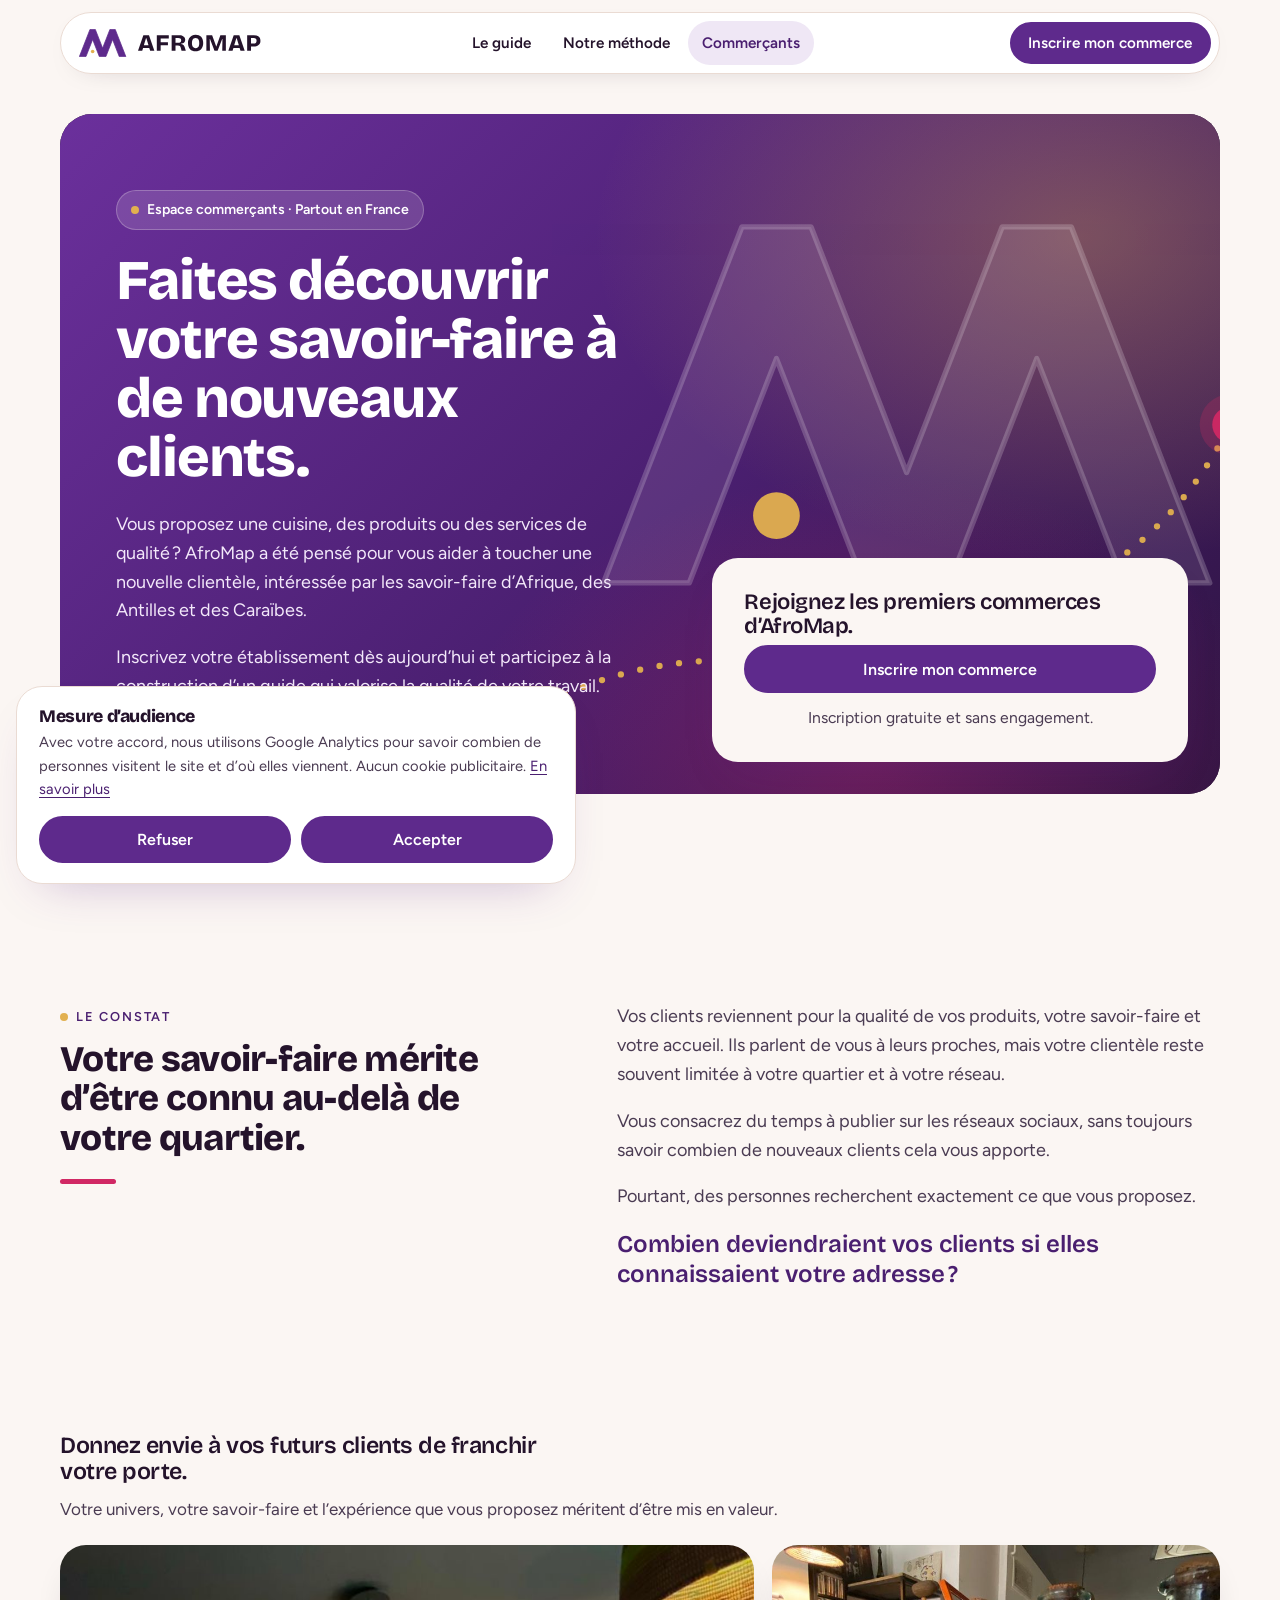
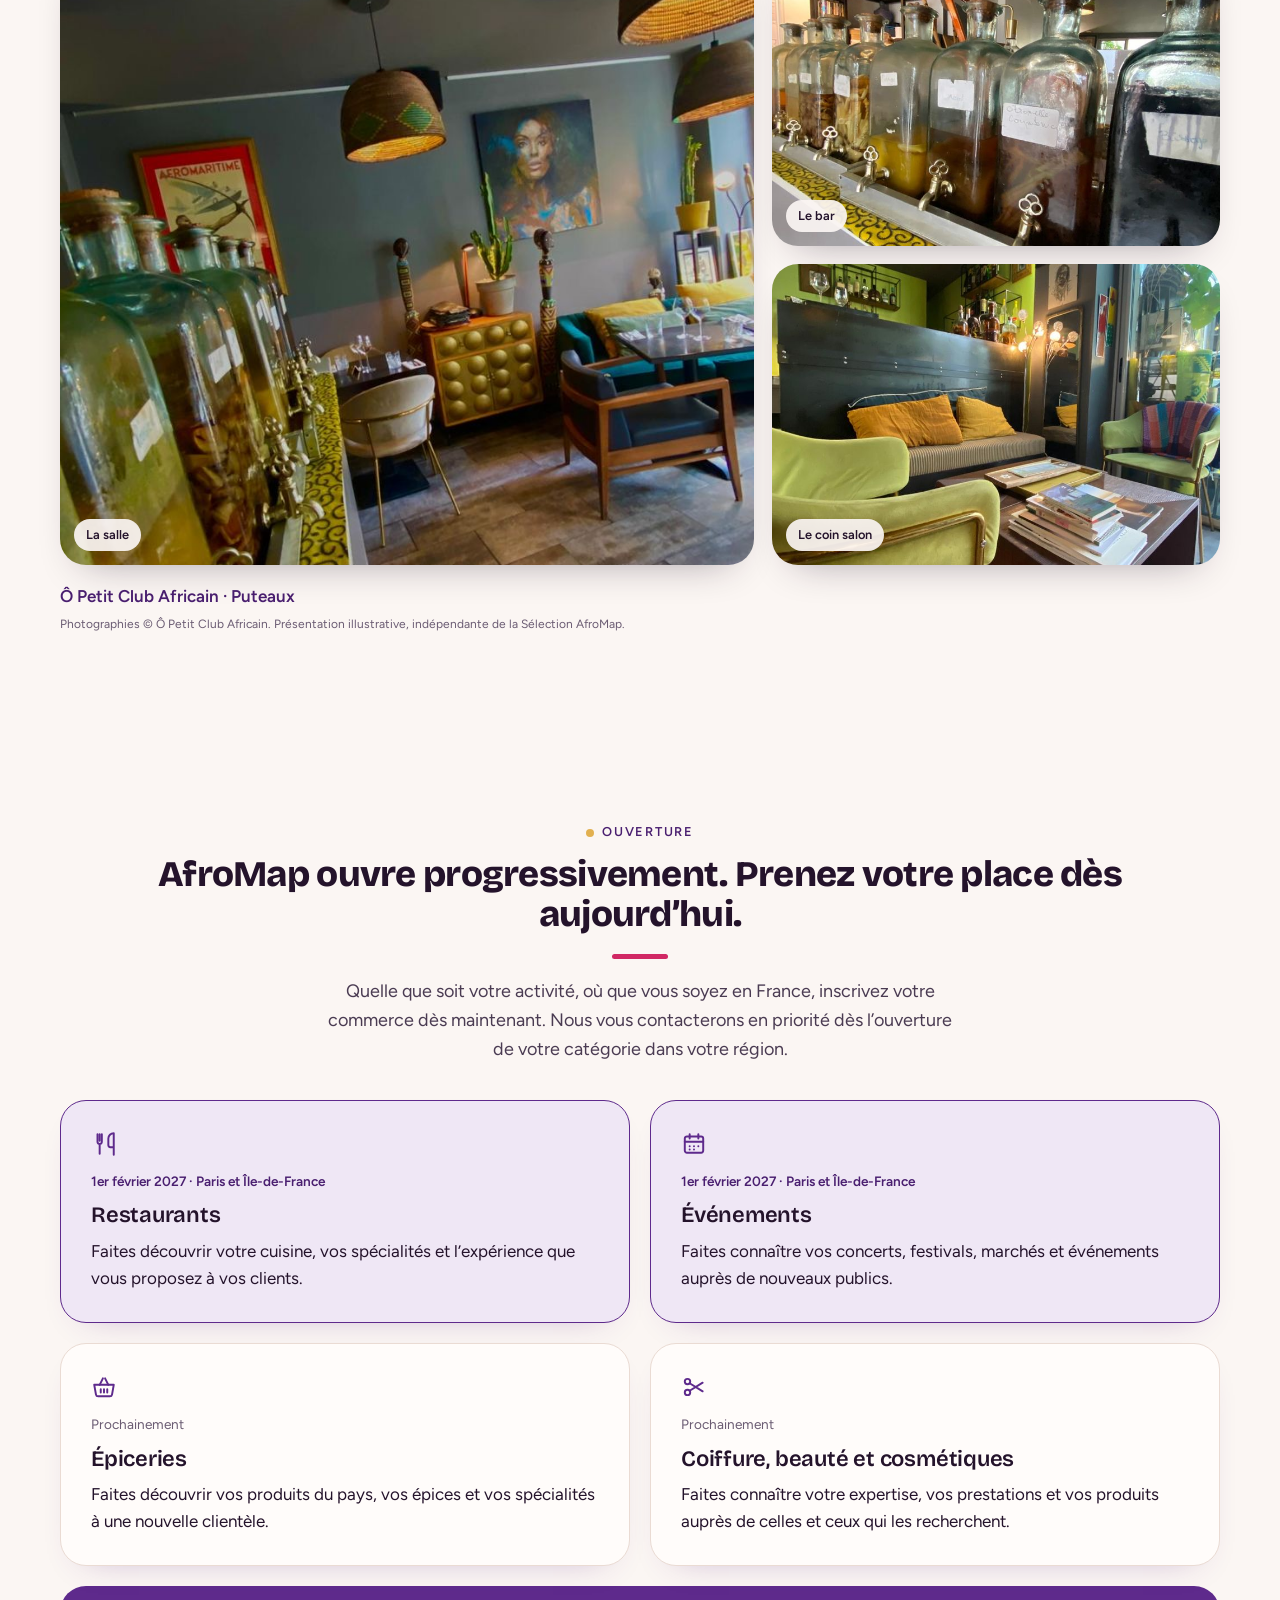
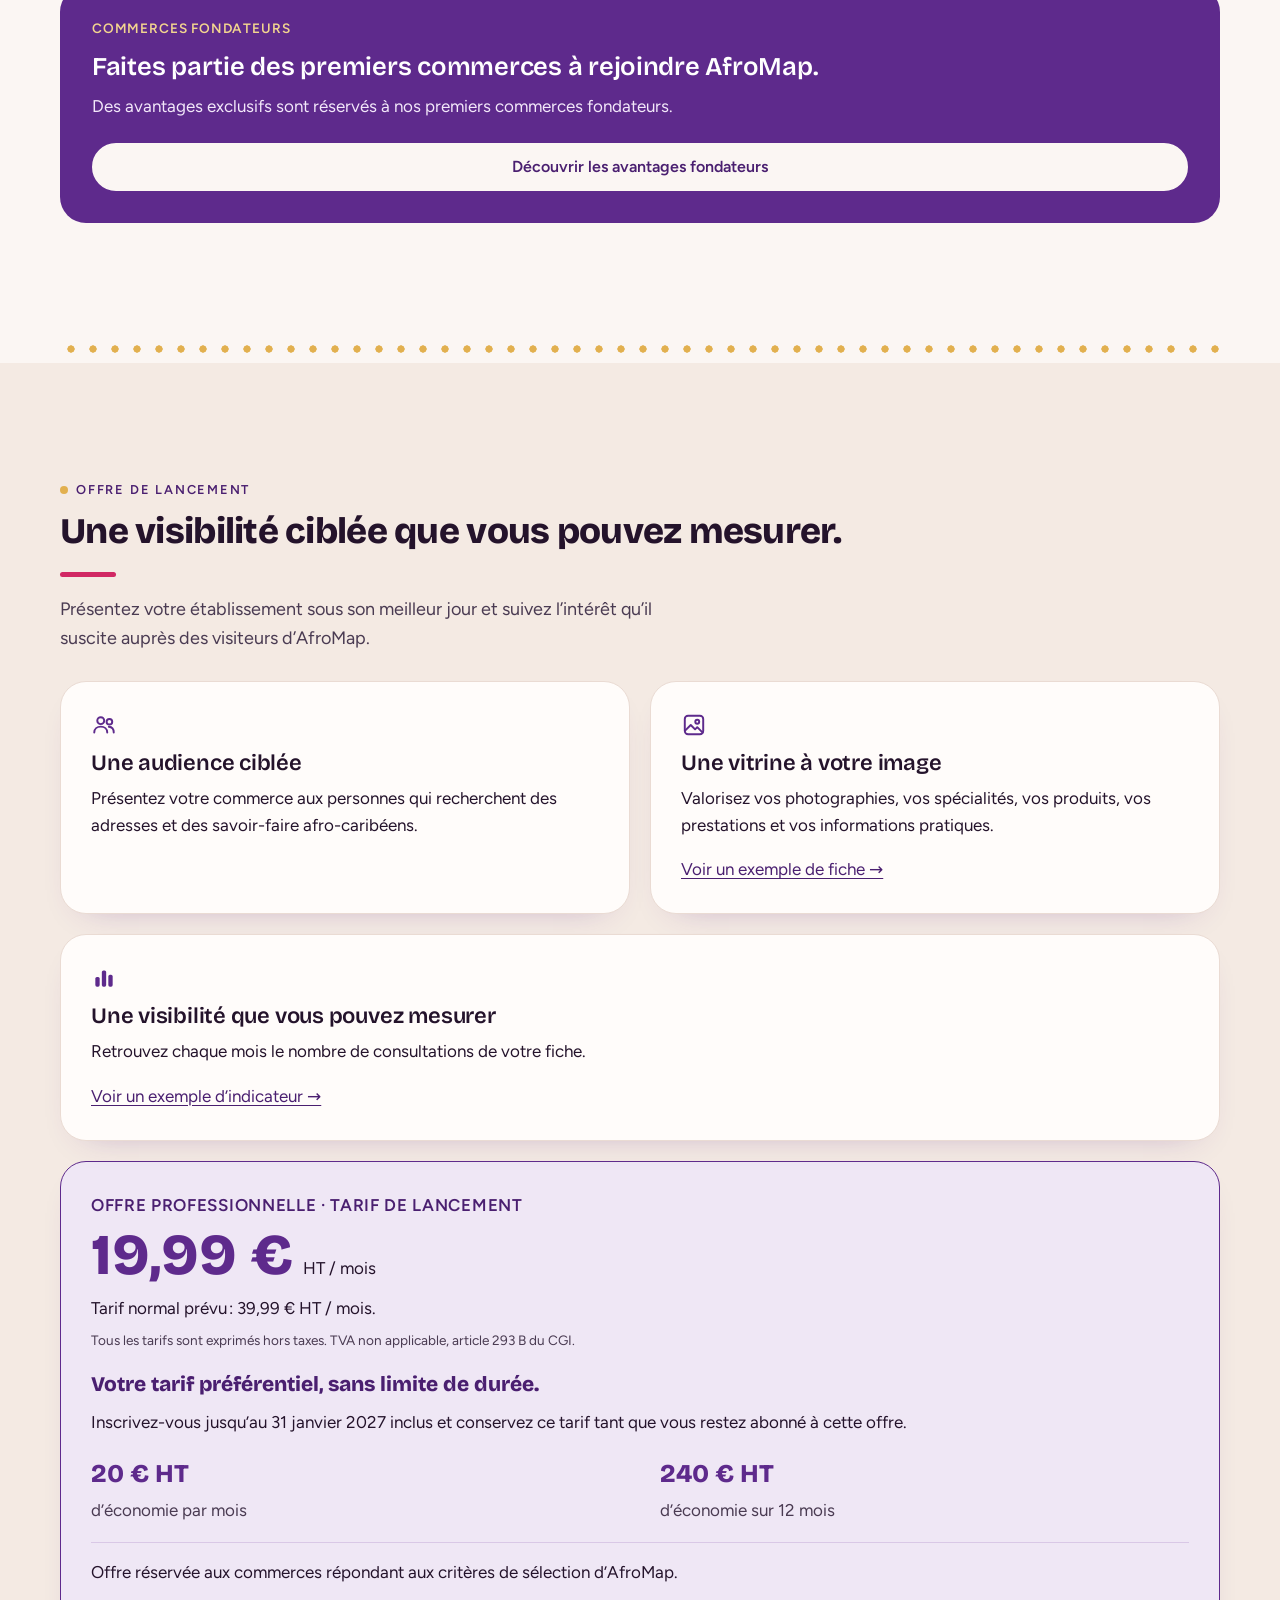
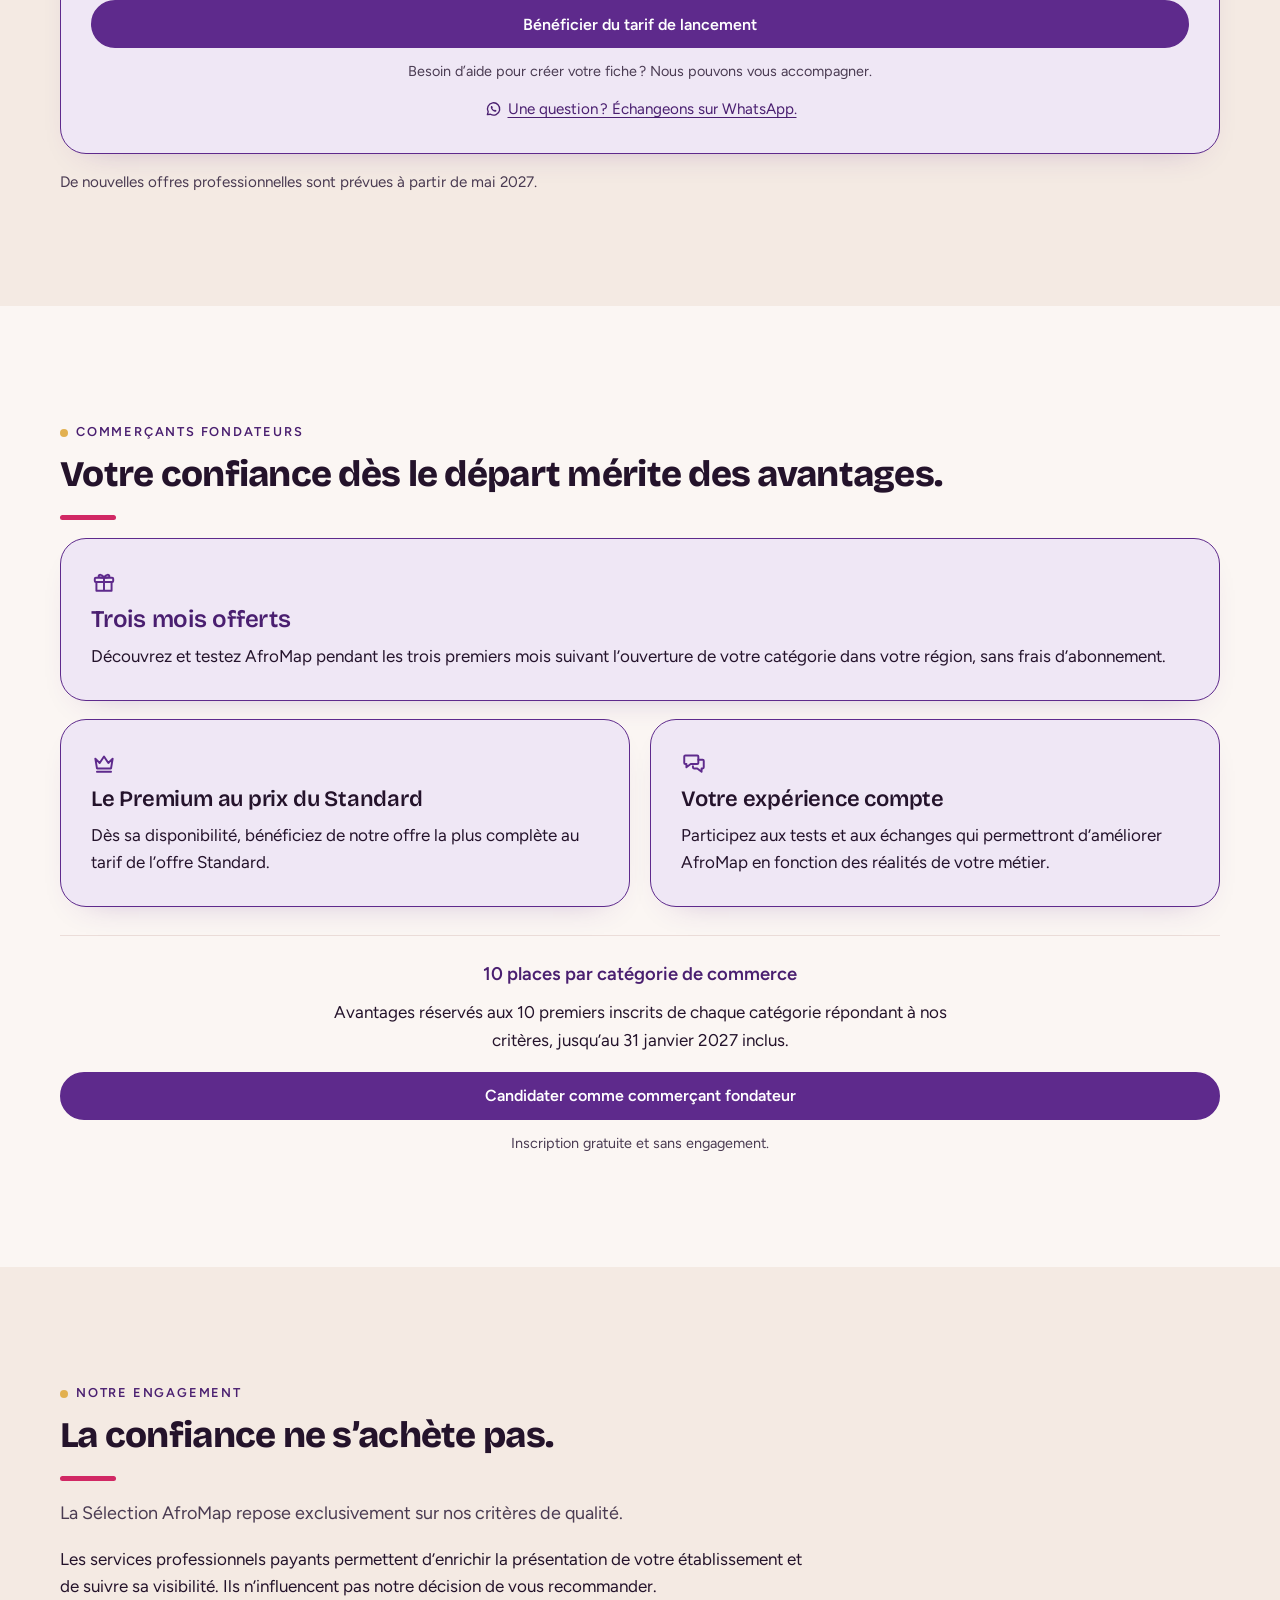
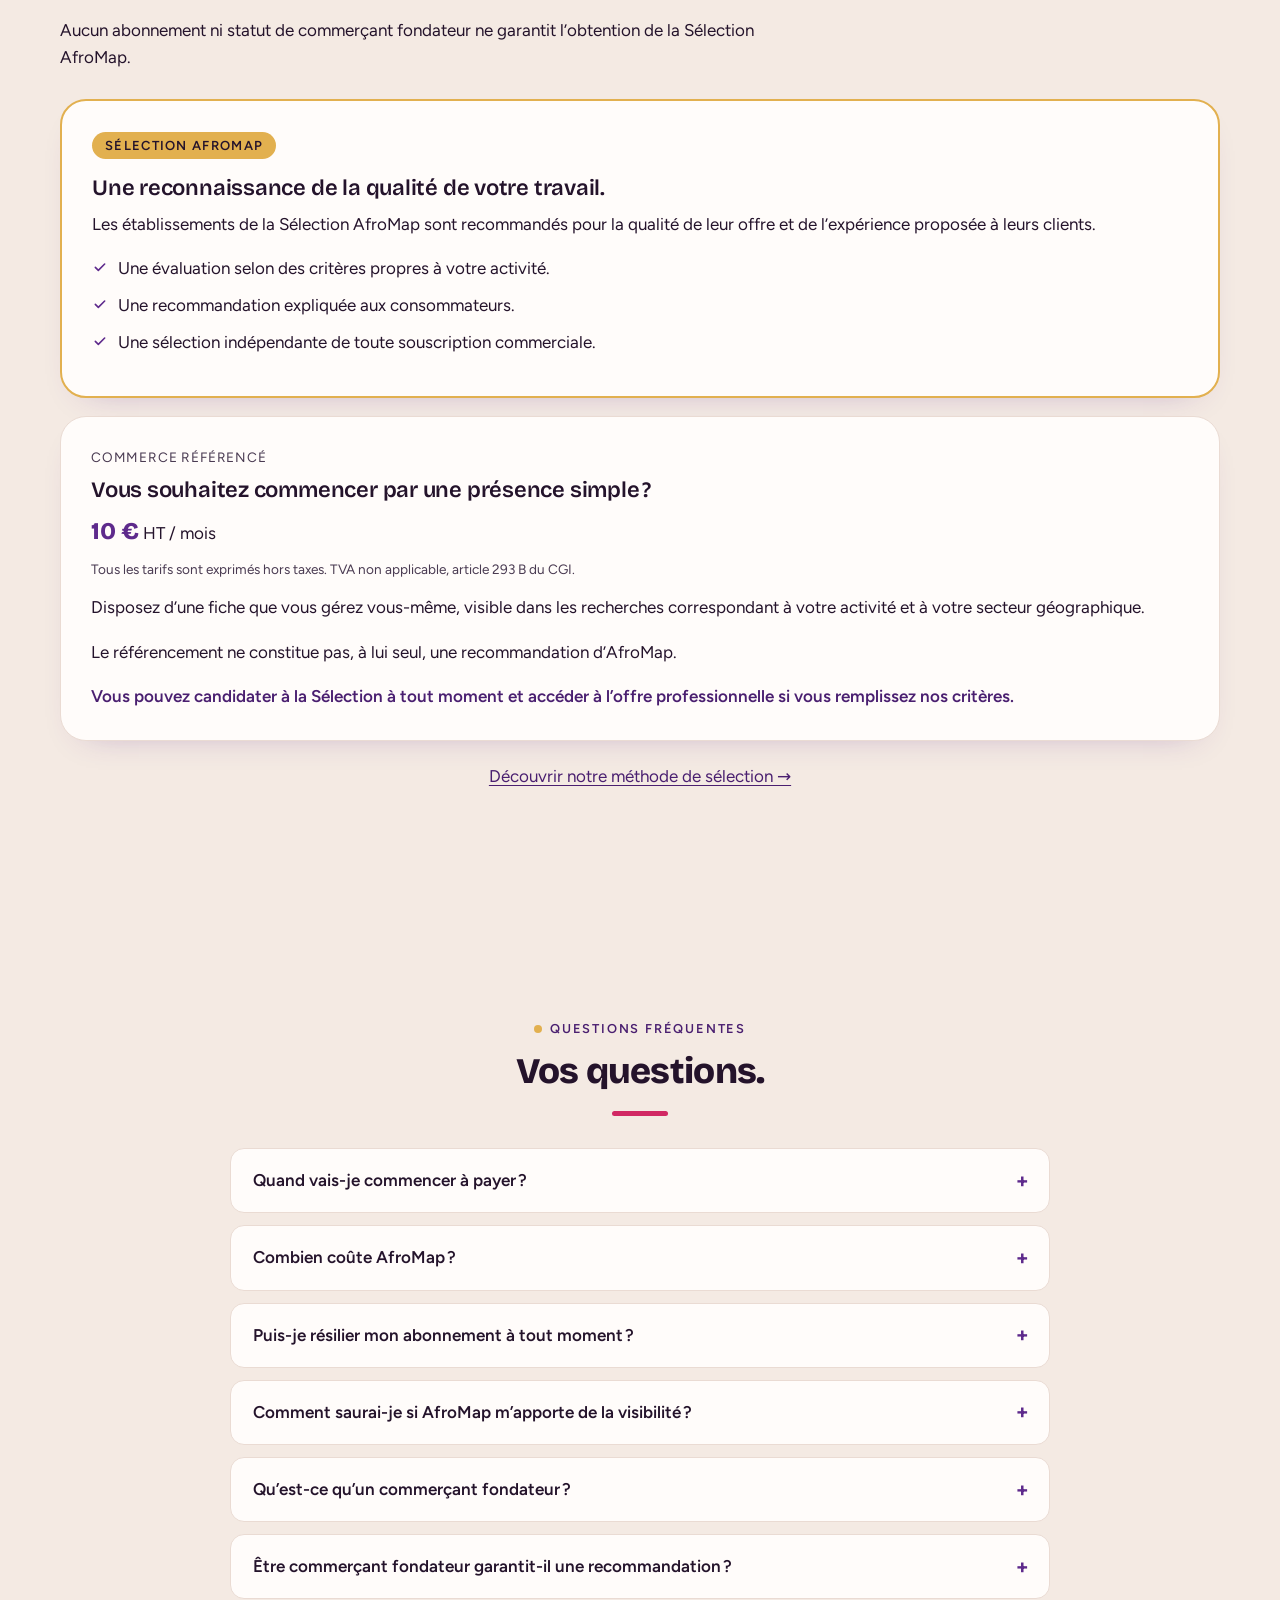
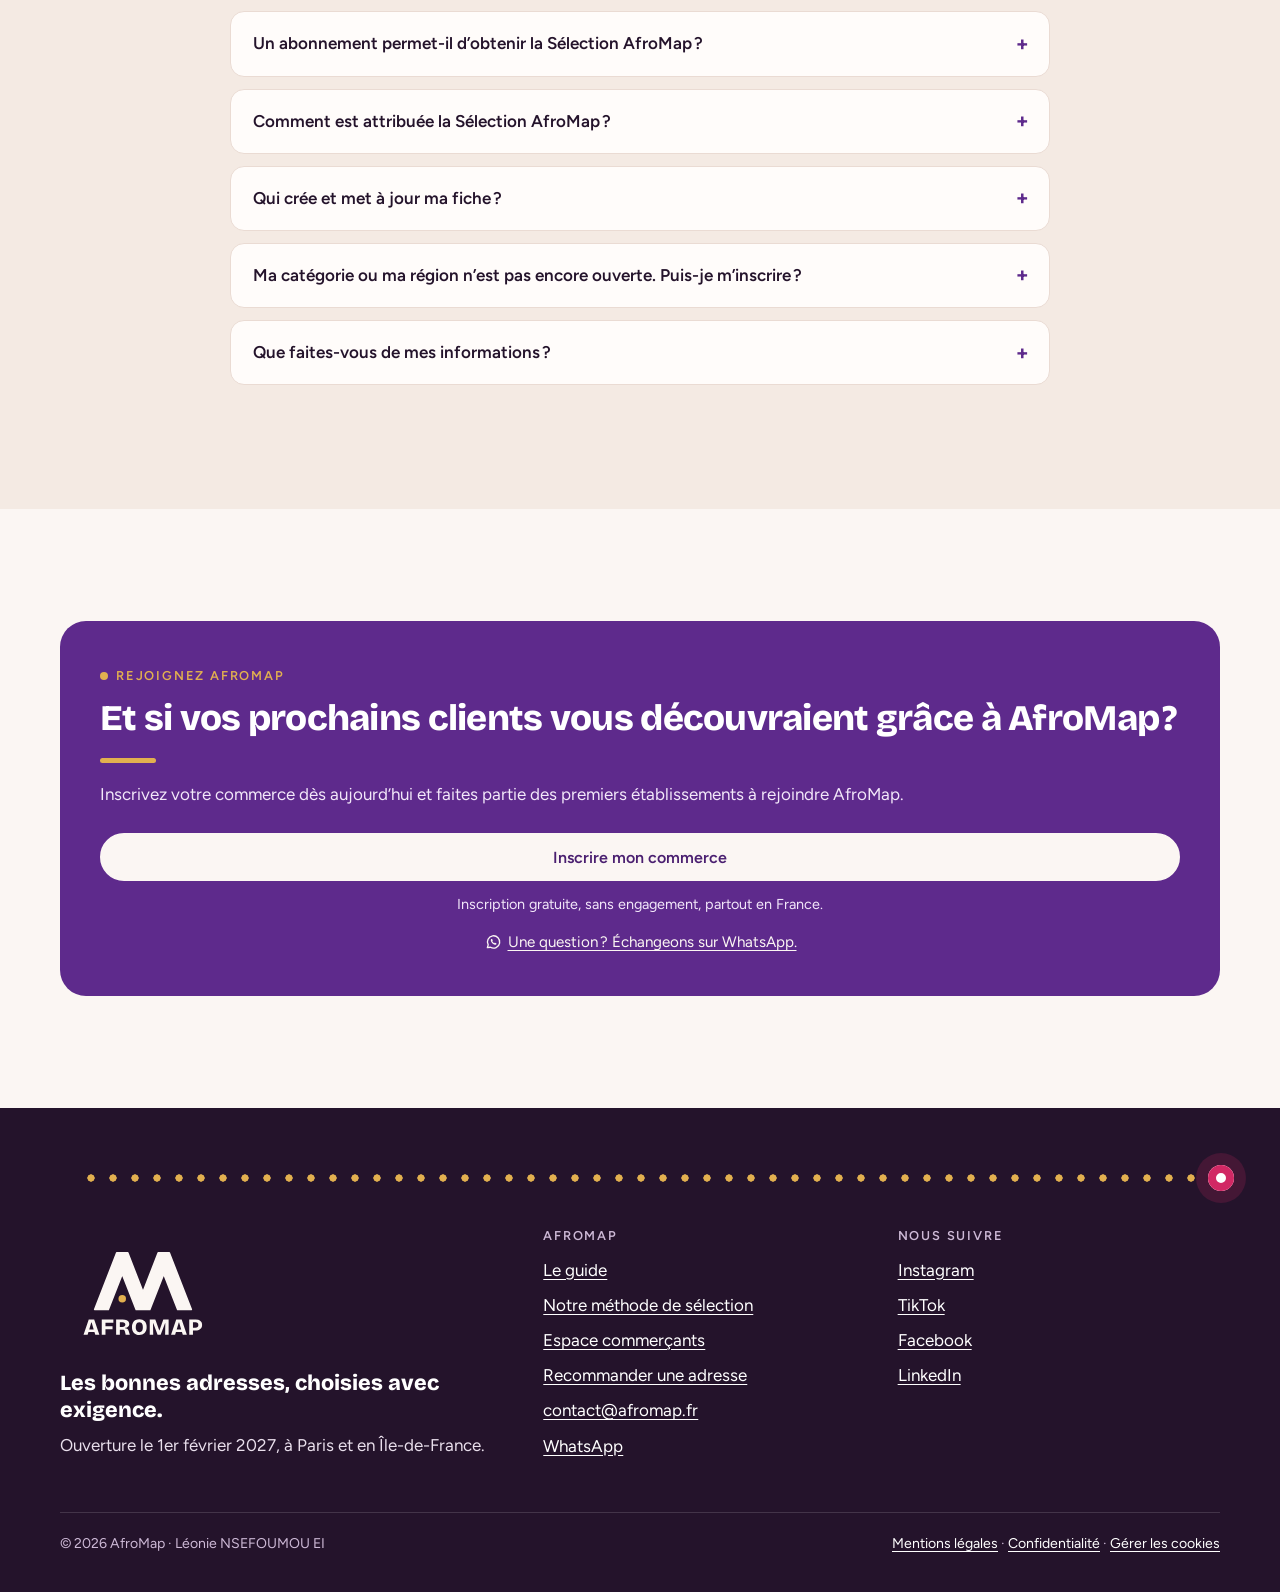
<file: commercants/index.html>
<!doctype html>
<html lang="fr">
<head>
<meta charset="utf-8">
<meta name="viewport" content="width=device-width, initial-scale=1, viewport-fit=cover">
<title>Commerçants afro-caribéens : inscrivez votre commerce sur AfroMap</title>
<meta name="description" content="Inscrivez votre commerce afro-caribéen sur AfroMap, partout en France. Lancement le 1er février 2027 : restaurants et événements en Île-de-France.">

<link rel="canonical" href="https://afromap.fr/commercants/">
<meta name="theme-color" content="#5E2A8C">
<meta property="og:title" content="AfroMap · Espace commerçants">
<meta property="og:description" content="Restaurants, épiceries, salons, boutiques de cosmétiques, événements : inscrivez votre commerce sur AfroMap, où que vous soyez en France. Lancement avec les restaurants et les événements de Paris et d’Île-de-France.">
<meta property="og:type" content="website">
<meta property="og:url" content="https://afromap.fr/commercants/">
<meta property="og:locale" content="fr_FR">
<meta property="og:image" content="https://afromap.fr/og-image.jpg?v=20261122f">
<meta property="og:image:width" content="1200">
<meta property="og:image:height" content="630">
<meta property="og:image:alt" content="AfroMap : les bonnes adresses, choisies avec exigence">
<meta name="twitter:card" content="summary_large_image">
<link rel="icon" href="/assets/img/afromap-icone.svg" type="image/svg+xml">
<link rel="apple-touch-icon" href="/apple-touch-icon.png?v=20261122f">
<link rel="preload" href="/fonts/bricolage-grotesque-latin-800-normal.woff2" as="font" type="font/woff2" crossorigin>
<link rel="preload" href="/fonts/figtree-latin-400-normal.woff2" as="font" type="font/woff2" crossorigin>
<link rel="stylesheet" href="/site.css?v=20261122f">
<script type="application/ld+json">{"@context": "https://schema.org", "@type": "Organization", "name": "AfroMap", "url": "https://afromap.fr/", "logo": "https://afromap.fr/assets/img/afromap-icone.svg", "email": "contact@afromap.fr", "description": "AfroMap prépare une sélection des bonnes adresses afro-caribéennes : restaurants, épiceries, salons de coiffure et de beauté, boutiques de cosmétiques, événements. Ouverture le 1er février 2027 avec les restaurants et les événements de Paris et d’Île-de-France.", "slogan": "Les bonnes adresses, choisies avec exigence.", "foundingDate": "2026-09-29", "founder": {"@type": "Person", "name": "Léonie Nsefoumou", "jobTitle": "Fondatrice d’AfroMap", "sameAs": ["https://www.linkedin.com/in/leoniensefoumou/"]}, "areaServed": {"@type": "AdministrativeArea", "name": "Île-de-France"}, "sameAs": ["https://www.instagram.com/afromap_app/", "https://www.tiktok.com/@afromap_app", "https://www.facebook.com/profile.php?id=61595257712928", "https://www.linkedin.com/company/afromap-fr/"]}</script>
<script type="application/ld+json">{"@context": "https://schema.org", "@type": "FAQPage", "mainEntity": [{"@type": "Question", "name": "Quand vais-je commencer à payer ?", "acceptedAnswer": {"@type": "Answer", "text": "Le paiement commence à l’ouverture d’AfroMap dans votre catégorie et votre région, et jamais avant. Si vous êtes commerçant fondateur, les trois premiers mois suivant cette ouverture vous sont offerts : votre premier paiement intervient ensuite. Les conditions précises vous sont présentées avant tout engagement."}}, {"@type": "Question", "name": "Combien coûte AfroMap ?", "acceptedAnswer": {"@type": "Answer", "text": "L’inscription est gratuite. Le commerce référencé coûte 10 € HT par mois. L’offre professionnelle, réservée aux commerces qui remplissent nos critères de sélection, est à 19,99 € HT par mois au lieu du tarif normal prévu de 39,99 € HT, sans limite de durée pour toute inscription jusqu’au 31 janvier 2027 inclus, à condition de conserver cette offre. De nouvelles offres professionnelles sont prévues à partir de mai 2027. Tous les tarifs sont exprimés hors taxes. TVA non applicable, article 293 B du CGI."}}, {"@type": "Question", "name": "Puis-je résilier mon abonnement à tout moment ?", "acceptedAnswer": {"@type": "Answer", "text": "Oui. Nos offres sont sans engagement de durée : vous pouvez résilier à tout moment. Les modalités figurent dans les conditions de l’offre professionnelle."}}, {"@type": "Question", "name": "Comment saurai-je si AfroMap m’apporte de la visibilité ?", "acceptedAnswer": {"@type": "Answer", "text": "Avec l’offre professionnelle, vous retrouvez chaque mois le nombre de consultations de votre fiche. Vous suivez ainsi l’intérêt que suscite votre établissement sur AfroMap."}}, {"@type": "Question", "name": "Qu’est-ce qu’un commerçant fondateur ?", "acceptedAnswer": {"@type": "Answer", "text": "Ce sont les 10 premiers commerces inscrits pour chaque catégorie qui remplissent nos critères de sélection, jusqu’au 31 janvier 2027 inclus ; les places sont attribuées dans l’ordre d’arrivée. Ils participent à la construction d’AfroMap (tests, échanges, retours) et profitent de trois mois offerts après l’ouverture de leur catégorie dans leur région, puis de l’offre Premium au tarif de l’offre Standard, sans engagement."}}, {"@type": "Question", "name": "Être commerçant fondateur garantit-il une recommandation ?", "acceptedAnswer": {"@type": "Answer", "text": "Pas à lui seul. Pour devenir commerçant fondateur, votre commerce doit remplir nos critères de sélection. Mais ce n’est pas le statut de fondateur qui vous vaut notre recommandation : c’est le fait de remplir nos critères. Un commerce qui candidate sans remplir ces conditions n’est pas retenu comme fondateur ; comme à tous les commerces dans ce cas, nous lui proposons l’offre Commerce référencé."}}, {"@type": "Question", "name": "Un abonnement permet-il d’obtenir la Sélection AfroMap ?", "acceptedAnswer": {"@type": "Answer", "text": "Non. La Sélection AfroMap est attribuée exclusivement sur la base de nos critères de qualité. Les abonnements professionnels donnent accès à des services supplémentaires, sans influencer nos décisions de sélection."}}, {"@type": "Question", "name": "Comment est attribuée la Sélection AfroMap ?", "acceptedAnswer": {"@type": "Answer", "text": "Selon des critères communs et des exigences adaptées à chaque métier : la qualité du savoir-faire et de l’accueil, la transparence des prix, l’hygiène et le cadre, le respect de votre temps et la fiabilité de l’expérience. Le détail de nos critères est présenté dans notre méthode de sélection. Payer ne suffit pas : sans les critères, pas de Sélection. Elle peut être retirée si les critères ne sont plus respectés, et un commerce non retenu peut candidater de nouveau à tout moment."}}, {"@type": "Question", "name": "Qui crée et met à jour ma fiche ?", "acceptedAnswer": {"@type": "Answer", "text": "Vous. Vous créez et mettez à jour votre fiche vous-même ; AfroMap la valide avant sa mise en ligne et la contrôle ponctuellement. Besoin d’aide ? Nous pouvons vous accompagner."}}, {"@type": "Question", "name": "Ma catégorie ou ma région n’est pas encore ouverte. Puis-je m’inscrire ?", "acceptedAnswer": {"@type": "Answer", "text": "Oui. Inscrivez-vous dès maintenant, quelle que soit votre activité et où que vous soyez en France : nous vous contacterons en priorité dès l’ouverture de votre catégorie dans votre région."}}, {"@type": "Question", "name": "Que faites-vous de mes informations ?", "acceptedAnswer": {"@type": "Answer", "text": "Elles servent uniquement à étudier votre candidature et à vous recontacter au sujet du lancement. Elles ne sont ni vendues, ni louées. Tous les détails dans notre politique de confidentialité."}}]}</script>
</head>
<body>
<a class="skip" href="#contenu">Aller au contenu</a>
<header class="top"><div class="wrap"><nav class="nav" aria-label="Navigation principale">
<a class="brand" href="/" aria-label="AfroMap, accueil"><img src="/afromap-logo-horizontal.svg" alt="" width="183" height="28"></a>
<ul><li><a href="/">Le guide</a></li><li><a href="/notre-methode-de-selection/">Notre méthode</a></li><li><a href="/commercants/" aria-current="page">Commerçants</a></li></ul>
<a class="btn" href="https://tally.so/r/b5bQ42" target="_blank" rel="noopener" data-form="b5bQ42" data-place="menu">Inscrire mon commerce</a>
<details class="menu"><summary>Menu</summary><div class="menu-panel"><ul><li><a href="/">Le guide</a></li><li><a href="/notre-methode-de-selection/">Notre méthode</a></li><li><a href="/commercants/" aria-current="page">Commerçants</a></li></ul><a class="btn" href="https://tally.so/r/b5bQ42" target="_blank" rel="noopener" data-form="b5bQ42" data-place="menu-mobile">Inscrire mon commerce</a></div></details>
</nav></div></header>
<main id="contenu">

<section class="hero" aria-labelledby="hero-t">
  <div class="wrap">
    <div class="hero-grid">
      <div class="hero-visual"><div class="brand-visual" aria-hidden="true"><svg viewBox="0 0 800 640" fill="none">
<polygon points="62.74,476 216.74,80 293.74,80 400,353.24 506.26,80 583.26,80 737.26,476 641.78,476 544.76,226.52 447.74,476 352.26,476 255.24,226.52 158.22,476" fill="#FBF6F3" fill-opacity=".10" stroke="#FBF6F3" stroke-opacity=".22" stroke-width="6" stroke-linejoin="round"/>
<path d="M20 600 C 200 520, 330 600, 470 540 S 700 420, 760 300" stroke="#E2B04F" stroke-width="7" stroke-linecap="round" stroke-dasharray="0 22"/>
<circle cx="255.24" cy="401.16" r="26" fill="#E2B04F"/>
<circle cx="760" cy="300" r="34" fill="#D12864" fill-opacity=".25"/><circle cx="760" cy="300" r="20" fill="#D12864"/><circle cx="760" cy="300" r="7" fill="#FBF6F3"/>
</svg></div></div>
      <div class="hero-text">
        <span class="pill">Espace commerçants · Partout en France</span>
        <h1 id="hero-t">Faites découvrir votre savoir-faire à de nouveaux clients.</h1>
        <p>Vous proposez une cuisine, des produits ou des services de qualité ? AfroMap a été pensé pour vous aider à toucher une nouvelle clientèle, intéressée par les savoir-faire d’Afrique, des Antilles et des Caraïbes.</p>
        <p>Inscrivez votre établissement dès aujourd’hui et participez à la construction d’un guide qui valorise la qualité de votre travail.</p>
      </div>
      <div class="hero-card">
        <h2>Rejoignez les premiers commerces d’AfroMap.</h2>
        <a class="btn" style="width:100%" href="https://tally.so/r/b5bQ42" target="_blank" rel="noopener" data-form="b5bQ42" data-place="hero">Inscrire mon commerce</a>
        <p class="note" style="margin:12px 0 0;text-align:center">Inscription gratuite et sans engagement.</p>
      </div>
    </div>
  </div>
</section>

<section class="sec" aria-labelledby="pb-t">
  <div class="wrap story">
    <div><span class="eyebrow">Le constat</span><h2 class="t" id="pb-t">Votre savoir-faire mérite d’être connu au-delà de votre quartier.</h2></div>
    <div class="story-text">
      <p>Vos clients reviennent pour la qualité de vos produits, votre savoir-faire et votre accueil. Ils parlent de vous à leurs proches, mais votre clientèle reste souvent limitée à votre quartier et à votre réseau.</p>
      <p>Vous consacrez du temps à publier sur les réseaux sociaux, sans toujours savoir combien de nouveaux clients cela vous apporte.</p>
      <p>Pourtant, des personnes recherchent exactement ce que vous proposez.</p>
      <p class="quote">Combien deviendraient vos clients si elles connaissaient votre adresse ?</p>
    </div>
  </div>
</section>
<section class="sec-tight photos-club" id="cadre" aria-labelledby="cadre-t">
  <style>
    #cadre .edito{display:grid;grid-template-columns:1.55fr 1fr;grid-template-rows:1fr 1fr;gap:18px;height:clamp(420px,52vw,620px)}
    #cadre .edito figure{margin:0;position:relative;overflow:hidden;border-radius:var(--r);box-shadow:0 18px 40px -24px rgba(36,19,43,.45)}
    #cadre .edito figure:first-child{grid-row:1 / span 2}
    #cadre .edito img{width:100%;height:100%;object-fit:cover;display:block;transition:transform .6s ease}
    #cadre .edito figure:hover img{transform:scale(1.03)}
    #cadre .edito figcaption{position:absolute;left:14px;bottom:14px;background:rgba(251,246,243,.92);color:var(--encre);font-size:.8rem;font-weight:600;padding:6px 12px;border-radius:999px}
    #cadre .cadre-lieu{margin:18px 0 4px;font-weight:700;color:var(--violet-ink)}
    @media (max-width:720px){#cadre .edito{grid-template-columns:1fr;grid-template-rows:auto;height:auto}#cadre .edito figure:first-child{grid-row:auto}#cadre .edito figure{aspect-ratio:4/3}}
    @media (prefers-reduced-motion:reduce){#cadre .edito img{transition:none}}
  </style>
  <div class="wrap">
    <h2 class="photos-titre" id="cadre-t">Donnez envie à vos futurs clients de franchir votre porte.</h2>
    <p style="margin:-10px 0 22px;color:#4A3B52">Votre univers, votre savoir-faire et l’expérience que vous proposez méritent d’être mis en valeur.</p>
    <div class="edito">
      <figure><img src="/club-salle.jpg?v=20261122f" alt="Salle aux murs gris, suspensions en fibre tressée, fauteuils bleu canard et tableaux colorés" width="800" height="1000" loading="lazy" decoding="async"><figcaption>La salle</figcaption></figure>
      <figure><img src="/club-fontaines-rhum.jpg?v=20261122f" alt="Rangée de grandes fontaines à rhum arrangé posées sur un comptoir bordé de wax jaune" width="800" height="1000" loading="lazy" decoding="async"><figcaption>Le bar</figcaption></figure>
      <figure><img src="/club-salon-lounge.jpg?v=20261122f" alt="Coin salon avec fauteuils vert anis, coussins moutarde et table basse chargée de livres" width="800" height="1000" loading="lazy" decoding="async"><figcaption>Le coin salon</figcaption></figure>
    </div>
    <p class="cadre-lieu">Ô Petit Club Africain · Puteaux</p>
    <p class="photos-legende" style="margin-top:0;font-size:.75rem;color:#6B5C73">Photographies © Ô Petit Club Africain. Présentation illustrative, indépendante de la Sélection AfroMap.</p>
  </div>
</section>


<section class="sec" id="ouverture" aria-labelledby="ouv-t">
  <div class="wrap">
    <div class="center"><span class="eyebrow">Ouverture</span><h2 class="t" id="ouv-t">AfroMap ouvre progressivement. Prenez votre place dès aujourd’hui.</h2>
    <p class="lead">Quelle que soit votre activité, où que vous soyez en France, inscrivez votre commerce dès maintenant. Nous vous contacterons en priorité dès l’ouverture de votre catégorie dans votre région.</p></div>
    <div class="grid g2" style="margin-top:36px">
      <div class="card" style="border:1.5px solid var(--violet);background:var(--violet-soft)"><div style="color:var(--violet);margin-bottom:14px"><svg width="26" height="26" viewBox="0 0 24 24" fill="none" stroke="currentColor" stroke-width="1.8" stroke-linecap="round" stroke-linejoin="round" aria-hidden="true"><path d="M6 3v7a2 2 0 0 0 2 2v9M10 3v7a2 2 0 0 1-2 2M8 3v6"/><path d="M21 15V2a5 5 0 0 0-5 5v6a2 2 0 0 0 2 2h3zm0 0v7"/></svg></div><p style="margin:0 0 10px;font-size:.85rem;color:var(--violet-ink);font-weight:600">1er février 2027 · Paris et Île-de-France</p><h3>Restaurants</h3><p>Faites découvrir votre cuisine, vos spécialités et l’expérience que vous proposez à vos clients.</p></div>
      <div class="card" style="border:1.5px solid var(--violet);background:var(--violet-soft)"><div style="color:var(--violet);margin-bottom:14px"><svg width="26" height="26" viewBox="0 0 24 24" fill="none" stroke="currentColor" stroke-width="1.8" stroke-linecap="round" stroke-linejoin="round" aria-hidden="true"><rect x="3.5" y="5" width="17" height="15" rx="2"/><path d="M3.5 10h17M8 3v4M16 3v4"/><path d="M8 14h.01M12 14h.01M16 14h.01M8 17h.01M12 17h.01"/></svg></div><p style="margin:0 0 10px;font-size:.85rem;color:var(--violet-ink);font-weight:600">1er février 2027 · Paris et Île-de-France</p><h3>Événements</h3><p>Faites connaître vos concerts, festivals, marchés et événements auprès de nouveaux publics.</p></div>
      <div class="card"><div style="color:var(--violet);margin-bottom:14px"><svg width="26" height="26" viewBox="0 0 24 24" fill="none" stroke="currentColor" stroke-width="1.8" stroke-linecap="round" stroke-linejoin="round" aria-hidden="true"><path d="M3 10h18l-1.6 9a2 2 0 0 1-2 1.6H6.6a2 2 0 0 1-2-1.6z"/><path d="M8 10l3-6M16 10l-3-6M9 14v3M12 14v3M15 14v3"/></svg></div><p style="margin:0 0 10px;font-size:.85rem;color:#6B5C73">Prochainement</p><h3>Épiceries</h3><p>Faites découvrir vos produits du pays, vos épices et vos spécialités à une nouvelle clientèle.</p></div>
      <div class="card"><div style="color:var(--violet);margin-bottom:14px"><svg width="26" height="26" viewBox="0 0 24 24" fill="none" stroke="currentColor" stroke-width="1.8" stroke-linecap="round" stroke-linejoin="round" aria-hidden="true"><circle cx="6" cy="7" r="2.5"/><circle cx="6" cy="17" r="2.5"/><path d="M8 8.5L20 16M8 15.5L20 8"/></svg></div><p style="margin:0 0 10px;font-size:.85rem;color:#6B5C73">Prochainement</p><h3>Coiffure, beauté et cosmétiques</h3><p>Faites connaître votre expertise, vos prestations et vos produits auprès de celles et ceux qui les recherchent.</p></div>
    </div>
    <div class="band" style="margin-top:20px;border-radius:var(--r);padding:clamp(22px,3vw,32px)">
      <p style="margin:0 0 12px;color:#F3D58F;font-weight:700;letter-spacing:.06em;text-transform:uppercase;font-size:.85rem">Commerces fondateurs</p>
      <h3 style="font-size:clamp(1.25rem,2.4vw,1.6rem);margin:0 0 10px">Faites partie des premiers commerces à rejoindre AfroMap.</h3>
      <p>Des avantages exclusifs sont réservés à nos premiers commerces fondateurs.</p>
      <a class="btn btn-creme" style="width:100%;margin-top:6px" href="#fondateurs">Découvrir les avantages fondateurs</a>
    </div>
  </div>
</section>

<div class="thread" aria-hidden="true"></div>
<section class="sec white" aria-labelledby="prep-t">
  <div class="wrap">
    <span class="eyebrow">Offre de lancement</span>
    <h2 class="t" id="prep-t">Une visibilité ciblée que vous pouvez mesurer.</h2>
    <p class="lead">Présentez votre établissement sous son meilleur jour et suivez l’intérêt qu’il suscite auprès des visiteurs d’AfroMap.</p>
    <div class="grid g2" style="margin-top:28px">
      <div class="card"><div style="color:var(--violet);margin-bottom:12px"><svg width="26" height="26" viewBox="0 0 24 24" fill="none" stroke="currentColor" stroke-width="1.8" stroke-linecap="round" stroke-linejoin="round" aria-hidden="true"><circle cx="9" cy="8" r="3.2"/><path d="M3 19c0-3.3 2.7-5.5 6-5.5s6 2.2 6 5.5"/><circle cx="17" cy="9" r="2.6"/><path d="M16.5 13.6c2.6.2 4.5 2.2 4.5 5.4"/></svg></div><h3>Une audience ciblée</h3><p>Présentez votre commerce aux personnes qui recherchent des adresses et des savoir-faire afro-caribéens.</p></div>
      <div class="card"><div style="color:var(--violet);margin-bottom:12px"><svg width="26" height="26" viewBox="0 0 24 24" fill="none" stroke="currentColor" stroke-width="1.8" stroke-linecap="round" stroke-linejoin="round" aria-hidden="true"><rect x="3.5" y="3.5" width="17" height="17" rx="3"/><circle cx="15" cy="9" r="1.8"/><path d="M4 17l5-5 4 4 2-2 5 5"/></svg></div><h3>Une vitrine à votre image</h3><p>Valorisez vos photographies, vos spécialités, vos produits, vos prestations et vos informations pratiques.</p><p style="margin:12px 0 0"><a href="/exemple-fiche/#fiche">Voir un exemple de fiche →</a></p></div>
      <div class="card" style="grid-column:1/-1"><div style="color:var(--violet);margin-bottom:12px"><svg width="26" height="26" viewBox="0 0 24 24" fill="currentColor" aria-hidden="true"><rect x="4" y="11" width="4" height="9" rx="1.5"/><rect x="10" y="5" width="4" height="15" rx="1.5"/><rect x="16" y="9" width="4" height="11" rx="1.5"/></svg></div><h3>Une visibilité que vous pouvez mesurer</h3><p>Retrouvez chaque mois le nombre de consultations de votre fiche.</p><p style="margin:12px 0 0"><a href="/exemple-fiche/#indicateur">Voir un exemple d’indicateur →</a></p></div>
    </div>
    <div class="card" style="margin-top:20px;border:1.5px solid var(--violet);background:var(--violet-soft)">
      <p style="margin:0 0 8px;font-weight:700;letter-spacing:.04em;text-transform:uppercase;color:var(--violet-ink)">Offre professionnelle · Tarif de lancement</p>
      <p style="margin:0;display:flex;flex-wrap:wrap;align-items:baseline;gap:6px 10px"><span style="font-family:var(--titre);font-weight:800;font-size:clamp(2.6rem,6vw,3.6rem);line-height:1;color:var(--violet)">19,99 €</span><span style="color:var(--encre)">HT / mois</span></p>
      <p style="margin:10px 0 0;color:var(--encre)">Tarif normal prévu : 39,99 € HT / mois.</p>
      <p style="margin:8px 0 0;font-size:.85rem;color:#4A3B52">Tous les tarifs sont exprimés hors taxes. TVA non applicable, article 293 B du CGI.</p>
      <p style="margin:16px 0 8px;font-family:var(--titre);font-weight:700;font-size:1.3rem;color:var(--violet-ink)">Votre tarif préférentiel, sans limite de durée.</p>
      <p style="margin:0">Inscrivez-vous jusqu’au 31 janvier 2027 inclus et conservez ce tarif tant que vous restez abonné à cette offre.</p>
      <div style="display:flex;flex-wrap:wrap;gap:12px 40px;margin-top:18px">
        <div style="flex:1 1 180px"><p style="margin:0;font-family:var(--titre);font-weight:800;font-size:1.6rem;color:var(--violet)">20 € HT</p><p style="margin:2px 0 0;color:#4A3B52">d’économie par mois</p></div>
        <div style="flex:1 1 180px"><p style="margin:0;font-family:var(--titre);font-weight:800;font-size:1.6rem;color:var(--violet)">240 € HT</p><p style="margin:2px 0 0;color:#4A3B52">d’économie sur 12 mois</p></div>
      </div>
      <p style="margin:18px 0 14px;padding-top:16px;border-top:1px solid #D9C8E6">Offre réservée aux commerces répondant aux critères de sélection d’AfroMap.</p>
      <a class="btn" style="width:100%" href="https://tally.so/r/b5bQ42" target="_blank" rel="noopener" data-form="b5bQ42" data-place="tarif-lancement">Bénéficier du tarif de lancement</a>
      <p class="note" style="margin:12px 0 0;text-align:center">Besoin d’aide pour créer votre fiche ? Nous pouvons vous accompagner.</p>
      <p style="margin:12px 0 0;text-align:center"><a href="https://wa.me/33781501432" target="_blank" rel="noopener" style="color:var(--violet-ink);font-size:.95rem"><svg width="18" height="18" viewBox="0 0 24 24" fill="none" stroke="currentColor" stroke-width="1.8" stroke-linecap="round" stroke-linejoin="round" aria-hidden="true" style="display:inline;vertical-align:-4px;margin-right:6px"><path d="M4.5 19.5l1.1-3.6A8.2 8.2 0 1 1 8.6 19z"/><path d="M9.2 8.6c.2-.5.5-.6.8-.6h.5c.2 0 .4.1.5.4l.6 1.5c.1.2 0 .5-.1.6l-.5.6c.6 1.1 1.4 1.9 2.5 2.5l.6-.5c.2-.2.4-.2.6-.1l1.5.6c.3.1.4.3.4.5v.5c0 .3-.1.6-.6.8-.6.3-1.4.4-2.4 0-1.9-.8-3.5-2.4-4.3-4.3-.4-1-.3-1.8 0-2.5z" fill="currentColor" stroke="none"/></svg><span>Une question ? Échangeons sur WhatsApp.</span></a></p>
    </div>
    <p style="margin:16px 0 0;font-size:.95rem;color:#4A3B52">De nouvelles offres professionnelles sont prévues à partir de mai 2027.</p>
  </div>
</section>

<section class="sec" id="fondateurs" aria-labelledby="fon-t">
  <div class="wrap">
    <span class="eyebrow">Commerçants fondateurs</span>
    <h2 class="t" id="fon-t">Votre confiance dès le départ mérite des avantages.</h2>
    <div class="card" style="border:1.5px solid var(--violet);background:var(--violet-soft)"><div style="color:var(--violet);margin-bottom:10px"><svg width="26" height="26" viewBox="0 0 24 24" fill="none" stroke="currentColor" stroke-width="1.8" stroke-linecap="round" stroke-linejoin="round" aria-hidden="true"><rect x="3.5" y="8" width="17" height="4" rx="1"/><path d="M5 12v8h14v-8M12 8v12"/><path d="M12 8c-1.5-3-5-3.5-5-1.2C7 8 9.5 8 12 8zm0 0c1.5-3 5-3.5 5-1.2C17 8 14.5 8 12 8z"/></svg></div><h3 style="color:var(--violet-ink);font-size:clamp(1.25rem,2.4vw,1.5rem)">Trois mois offerts</h3><p>Découvrez et testez AfroMap pendant les trois premiers mois suivant l’ouverture de votre catégorie dans votre région, sans frais d’abonnement.</p></div>
    <div class="grid g2" style="margin-top:18px">
      <div class="card" style="border:1.5px solid var(--violet);background:var(--violet-soft)"><div style="color:var(--violet);margin-bottom:10px"><svg width="26" height="26" viewBox="0 0 24 24" fill="none" stroke="currentColor" stroke-width="1.8" stroke-linecap="round" stroke-linejoin="round" aria-hidden="true"><path d="M4 8l4 4 4-6 4 6 4-4-1.5 9h-13z"/><path d="M5.5 20h13"/></svg></div><h3>Le Premium au prix du Standard</h3><p>Dès sa disponibilité, bénéficiez de notre offre la plus complète au tarif de l’offre Standard.</p></div>
      <div class="card" style="border:1.5px solid var(--violet);background:var(--violet-soft)"><div style="color:var(--violet);margin-bottom:10px"><svg width="26" height="26" viewBox="0 0 24 24" fill="none" stroke="currentColor" stroke-width="1.8" stroke-linecap="round" stroke-linejoin="round" aria-hidden="true"><path d="M4 5h11a1 1 0 0 1 1 1v6a1 1 0 0 1-1 1H9l-4 3v-3H4a1 1 0 0 1-1-1V6a1 1 0 0 1 1-1z"/><path d="M16 9h4a1 1 0 0 1 1 1v6a1 1 0 0 1-1 1h-1v3l-4-3h-3a1 1 0 0 1-1-1v-1"/></svg></div><h3>Votre expérience compte</h3><p>Participez aux tests et aux échanges qui permettront d’améliorer AfroMap en fonction des réalités de votre métier.</p></div>
    </div>
    <div style="border-top:1px solid #EBDDD9;margin-top:28px;padding-top:24px;text-align:center">
      <p style="margin:0 0 10px;font-weight:700;font-size:1.15rem;color:var(--violet-ink)">10 places par catégorie de commerce</p>
      <p style="margin:0 auto 18px;max-width:60ch">Avantages réservés aux 10 premiers inscrits de chaque catégorie répondant à nos critères, jusqu’au 31 janvier 2027 inclus.</p>
      <a class="btn" style="width:100%" href="https://tally.so/r/b5bQ42" target="_blank" rel="noopener" data-form="b5bQ42" data-place="fondateurs">Candidater comme commerçant fondateur</a>
      <p class="note" style="margin:12px 0 0">Inscription gratuite et sans engagement.</p>
    </div>
  </div>
</section>

<section class="sec white" id="selection" aria-labelledby="sel-t">
  <div class="wrap">
    <span class="eyebrow">Notre engagement</span>
    <h2 class="t" id="sel-t">La confiance ne s’achète pas.</h2>
    <p class="lead">La Sélection AfroMap repose exclusivement sur nos critères de qualité.</p>
    <p style="max-width:68ch">Les services professionnels payants permettent d’enrichir la présentation de votre établissement et de suivre sa visibilité. Ils n’influencent pas notre décision de vous recommander.</p>
    <p style="max-width:68ch">Aucun abonnement ni statut de commerçant fondateur ne garantit l’obtention de la Sélection AfroMap.</p>
    <div class="card" style="margin-top:28px;border:2px solid var(--or)">
      <span class="tag tag-sel">Sélection AfroMap</span>
      <h3>Une reconnaissance de la qualité de votre travail.</h3>
      <p>Les établissements de la Sélection AfroMap sont recommandés pour la qualité de leur offre et de l’expérience proposée à leurs clients.</p>
      <ul style="list-style:none;padding:0;margin:14px 0 0"><li style="display:flex;gap:10px;margin-bottom:10px"><svg width="16" height="16" viewBox="0 0 24 24" fill="none" stroke="currentColor" stroke-width="2.4" stroke-linecap="round" stroke-linejoin="round" aria-hidden="true" style="flex:0 0 auto;margin-top:4px;color:var(--violet)"><path d="M5 12.5l4.5 4.5L19 7.5"/></svg><span>Une évaluation selon des critères propres à votre activité.</span></li><li style="display:flex;gap:10px;margin-bottom:10px"><svg width="16" height="16" viewBox="0 0 24 24" fill="none" stroke="currentColor" stroke-width="2.4" stroke-linecap="round" stroke-linejoin="round" aria-hidden="true" style="flex:0 0 auto;margin-top:4px;color:var(--violet)"><path d="M5 12.5l4.5 4.5L19 7.5"/></svg><span>Une recommandation expliquée aux consommateurs.</span></li><li style="display:flex;gap:10px;margin-bottom:10px"><svg width="16" height="16" viewBox="0 0 24 24" fill="none" stroke="currentColor" stroke-width="2.4" stroke-linecap="round" stroke-linejoin="round" aria-hidden="true" style="flex:0 0 auto;margin-top:4px;color:var(--violet)"><path d="M5 12.5l4.5 4.5L19 7.5"/></svg><span>Une sélection indépendante de toute souscription commerciale.</span></li></ul>
    </div>
    <div class="card" style="margin-top:18px">
      <p style="margin:0 0 8px;font-size:.85rem;letter-spacing:.06em;text-transform:uppercase;color:#4A3B52">Commerce référencé</p>
      <h3>Vous souhaitez commencer par une présence simple ?</h3>
      <p style="margin:0 0 12px"><span style="font-family:var(--titre);font-weight:800;font-size:1.5rem;color:var(--violet)">10 €</span> HT / mois</p>
      <p style="margin:-4px 0 14px;font-size:.85rem;color:#4A3B52">Tous les tarifs sont exprimés hors taxes. TVA non applicable, article 293 B du CGI.</p>
      <p>Disposez d’une fiche que vous gérez vous-même, visible dans les recherches correspondant à votre activité et à votre secteur géographique.</p>
      <p>Le référencement ne constitue pas, à lui seul, une recommandation d’AfroMap.</p>
      <p style="margin:0;font-weight:700;color:var(--violet-ink)">Vous pouvez candidater à la Sélection à tout moment et accéder à l’offre professionnelle si vous remplissez nos critères.</p>
    </div>
    <p style="margin:22px 0 0;text-align:center"><a href="/notre-methode-de-selection/">Découvrir notre méthode de sélection →</a></p>
  </div>
</section>

<section class="sec white" id="questions" aria-labelledby="faq-t">
  <div class="wrap">
    <div class="center"><span class="eyebrow">Questions fréquentes</span><h2 class="t" id="faq-t">Vos questions.</h2></div>
    <div class="faq"><details><summary>Quand vais-je commencer à payer ?</summary><p>Le paiement commence à l’ouverture d’AfroMap dans votre catégorie et votre région, et jamais avant. Si vous êtes commerçant fondateur, les trois premiers mois suivant cette ouverture vous sont offerts : votre premier paiement intervient ensuite. Les conditions précises vous sont présentées avant tout engagement.</p></details><details><summary>Combien coûte AfroMap ?</summary><p>L’inscription est gratuite. Le commerce référencé coûte 10 € HT par mois. L’offre professionnelle, réservée aux commerces qui remplissent nos critères de sélection, est à 19,99 € HT par mois au lieu du tarif normal prévu de 39,99 € HT, sans limite de durée pour toute inscription jusqu’au 31 janvier 2027 inclus, à condition de conserver cette offre. De nouvelles offres professionnelles sont prévues à partir de mai 2027. Tous les tarifs sont exprimés hors taxes. TVA non applicable, article 293 B du CGI.</p></details><details><summary>Puis-je résilier mon abonnement à tout moment ?</summary><p>Oui. Nos offres sont sans engagement de durée : vous pouvez résilier à tout moment. Les modalités figurent dans les conditions de l’offre professionnelle.</p></details><details><summary>Comment saurai-je si AfroMap m’apporte de la visibilité ?</summary><p>Avec l’offre professionnelle, vous retrouvez chaque mois le nombre de consultations de votre fiche. Vous suivez ainsi l’intérêt que suscite votre établissement sur AfroMap.</p></details><details><summary>Qu’est-ce qu’un commerçant fondateur ?</summary><p>Ce sont les 10 premiers commerces inscrits pour chaque catégorie qui remplissent nos critères de sélection, jusqu’au 31 janvier 2027 inclus ; les places sont attribuées dans l’ordre d’arrivée. Ils participent à la construction d’AfroMap (tests, échanges, retours) et profitent de trois mois offerts après l’ouverture de leur catégorie dans leur région, puis de l’offre Premium au tarif de l’offre Standard, sans engagement.</p></details><details><summary>Être commerçant fondateur garantit-il une recommandation ?</summary><p>Pas à lui seul. Pour devenir commerçant fondateur, votre commerce doit remplir nos critères de sélection. Mais ce n’est pas le statut de fondateur qui vous vaut notre recommandation : c’est le fait de remplir nos critères. Un commerce qui candidate sans remplir ces conditions n’est pas retenu comme fondateur ; comme à tous les commerces dans ce cas, nous lui proposons l’offre Commerce référencé.</p></details><details><summary>Un abonnement permet-il d’obtenir la Sélection AfroMap ?</summary><p>Non. La Sélection AfroMap est attribuée exclusivement sur la base de nos critères de qualité. Les abonnements professionnels donnent accès à des services supplémentaires, sans influencer nos décisions de sélection.</p></details><details><summary>Comment est attribuée la Sélection AfroMap ?</summary><p>Selon des critères communs et des exigences adaptées à chaque métier : la qualité du savoir-faire et de l’accueil, la transparence des prix, l’hygiène et le cadre, le respect de votre temps et la fiabilité de l’expérience. Le détail de nos critères est présenté dans <a href="/notre-methode-de-selection/">notre méthode de sélection</a>. Payer ne suffit pas : sans les critères, pas de Sélection. Elle peut être retirée si les critères ne sont plus respectés, et un commerce non retenu peut candidater de nouveau à tout moment.</p></details><details><summary>Qui crée et met à jour ma fiche ?</summary><p>Vous. Vous créez et mettez à jour votre fiche vous-même ; AfroMap la valide avant sa mise en ligne et la contrôle ponctuellement. Besoin d’aide ? Nous pouvons vous accompagner.</p></details><details><summary>Ma catégorie ou ma région n’est pas encore ouverte. Puis-je m’inscrire ?</summary><p>Oui. Inscrivez-vous dès maintenant, quelle que soit votre activité et où que vous soyez en France : nous vous contacterons en priorité dès l’ouverture de votre catégorie dans votre région.</p></details><details><summary>Que faites-vous de mes informations ?</summary><p>Elles servent uniquement à étudier votre candidature et à vous recontacter au sujet du lancement. Elles ne sont ni vendues, ni louées. Tous les détails dans notre <a href="/confidentialite/">politique de confidentialité</a>.</p></details></div>
  </div>
</section>

<section class="sec" id="candidater" aria-labelledby="cand-t">
  <div class="wrap">
    <div class="band" style="border-radius:var(--r);padding:clamp(24px,3.5vw,40px)">
      <span class="eyebrow">Rejoignez AfroMap</span><h2 class="t" id="cand-t">Et si vos prochains clients vous découvraient grâce à AfroMap ?</h2>
      <p>Inscrivez votre commerce dès aujourd’hui et faites partie des premiers établissements à rejoindre AfroMap.</p>
      <a class="btn btn-creme" style="width:100%;margin-top:8px" href="https://tally.so/r/b5bQ42" target="_blank" rel="noopener" data-form="b5bQ42" data-place="fin-de-page">Inscrire mon commerce</a>
      <p style="margin:12px 0 0;text-align:center;font-size:.9rem">Inscription gratuite, sans engagement, partout en France.</p>
      <p style="margin:12px 0 0;text-align:center"><a href="https://wa.me/33781501432" target="_blank" rel="noopener" style="color:var(--creme);font-size:.95rem"><svg width="18" height="18" viewBox="0 0 24 24" fill="none" stroke="currentColor" stroke-width="1.8" stroke-linecap="round" stroke-linejoin="round" aria-hidden="true" style="display:inline;vertical-align:-4px;margin-right:6px"><path d="M4.5 19.5l1.1-3.6A8.2 8.2 0 1 1 8.6 19z"/><path d="M9.2 8.6c.2-.5.5-.6.8-.6h.5c.2 0 .4.1.5.4l.6 1.5c.1.2 0 .5-.1.6l-.5.6c.6 1.1 1.4 1.9 2.5 2.5l.6-.5c.2-.2.4-.2.6-.1l1.5.6c.3.1.4.3.4.5v.5c0 .3-.1.6-.6.8-.6.3-1.4.4-2.4 0-1.9-.8-3.5-2.4-4.3-4.3-.4-1-.3-1.8 0-2.5z" fill="currentColor" stroke="none"/></svg><span>Une question ? Échangeons sur WhatsApp.</span></a></p>
    </div>
  </div>
</section>
</main>
<footer class="foot">
  <div class="thread end" aria-hidden="true"></div>
  <div class="wrap">
    <div class="foot-grid">
      <div>
        <img src="/assets/img/afromap-logo-fond-sombre.svg" alt="AfroMap" class="foot-logo" width="166" height="126">
        <p class="foot-sign">Les bonnes adresses, choisies avec exigence.</p>
        <p>Ouverture le 1er février 2027, à Paris et en Île-de-France.</p>
      </div>
      <div>
        <h3>AfroMap</h3>
        <ul>
          <li><a href="/">Le guide</a></li>
          <li><a href="/notre-methode-de-selection/">Notre méthode de sélection</a></li>
          <li><a href="/commercants/">Espace commerçants</a></li>
          <li><a href="https://tally.so/r/XxZPBd" target="_blank" rel="noopener" data-form="XxZPBd" data-place="pied-de-page">Recommander une adresse</a></li>
          <li><a href="mailto:contact@afromap.fr">contact@afromap.fr</a></li>
          <li><a href="https://wa.me/33781501432" target="_blank" rel="noopener">WhatsApp</a></li>
        </ul>
      </div>
      <div>
        <h3>Nous suivre</h3>
        <ul><li><a href="https://www.instagram.com/afromap_app/" target="_blank" rel="noopener">Instagram</a></li><li><a href="https://www.tiktok.com/@afromap_app" target="_blank" rel="noopener">TikTok</a></li><li><a href="https://www.facebook.com/profile.php?id=61595257712928" target="_blank" rel="noopener">Facebook</a></li><li><a href="https://www.linkedin.com/company/afromap-fr/" target="_blank" rel="noopener">LinkedIn</a></li></ul>
      </div>
    </div>
    <div class="foot-bottom">
      <span>© 2026 AfroMap · Léonie NSEFOUMOU EI</span>
      <span><a href="/mentions-legales/">Mentions légales</a> · <a href="/confidentialite/">Confidentialité</a> · <button class="linklike" type="button" data-ck-manage>Gérer les cookies</button></span>
    </div>
  </div>
</footer>
<div class="mcta"><a class="btn" href="https://tally.so/r/b5bQ42" target="_blank" rel="noopener" data-form="b5bQ42" data-place="barre-mobile">Inscrire mon commerce</a></div>
<div class="fmodal" id="fmodal" hidden role="dialog" aria-modal="true" aria-label="Formulaire AfroMap">
  <div class="fmodal-box">
    <button class="fmodal-close" type="button" aria-label="Fermer le formulaire">×</button>
    <iframe title="Formulaire AfroMap" loading="lazy"></iframe>
    <p class="fmodal-alt">Le formulaire ne s’affiche pas ? <a href="#" target="_blank" rel="noopener">Ouvrir dans un nouvel onglet</a>.</p>
  </div>
</div>
<div class="ck" id="ck" role="dialog" aria-labelledby="ck-t" aria-describedby="ck-d" hidden>
  <h2 id="ck-t">Mesure d’audience</h2>
  <p id="ck-d">Avec votre accord, nous utilisons Google Analytics pour savoir combien de personnes visitent le site et d’où elles viennent. Aucun cookie publicitaire. <a href="/confidentialite/">En savoir plus</a></p>
  <div class="ck-btns"><button class="btn" id="ck-no" type="button">Refuser</button><button class="btn" id="ck-yes" type="button">Accepter</button></div>
</div>
<script src="/site.js?v=20261122f" defer></script>
</body>
</html>
</file>
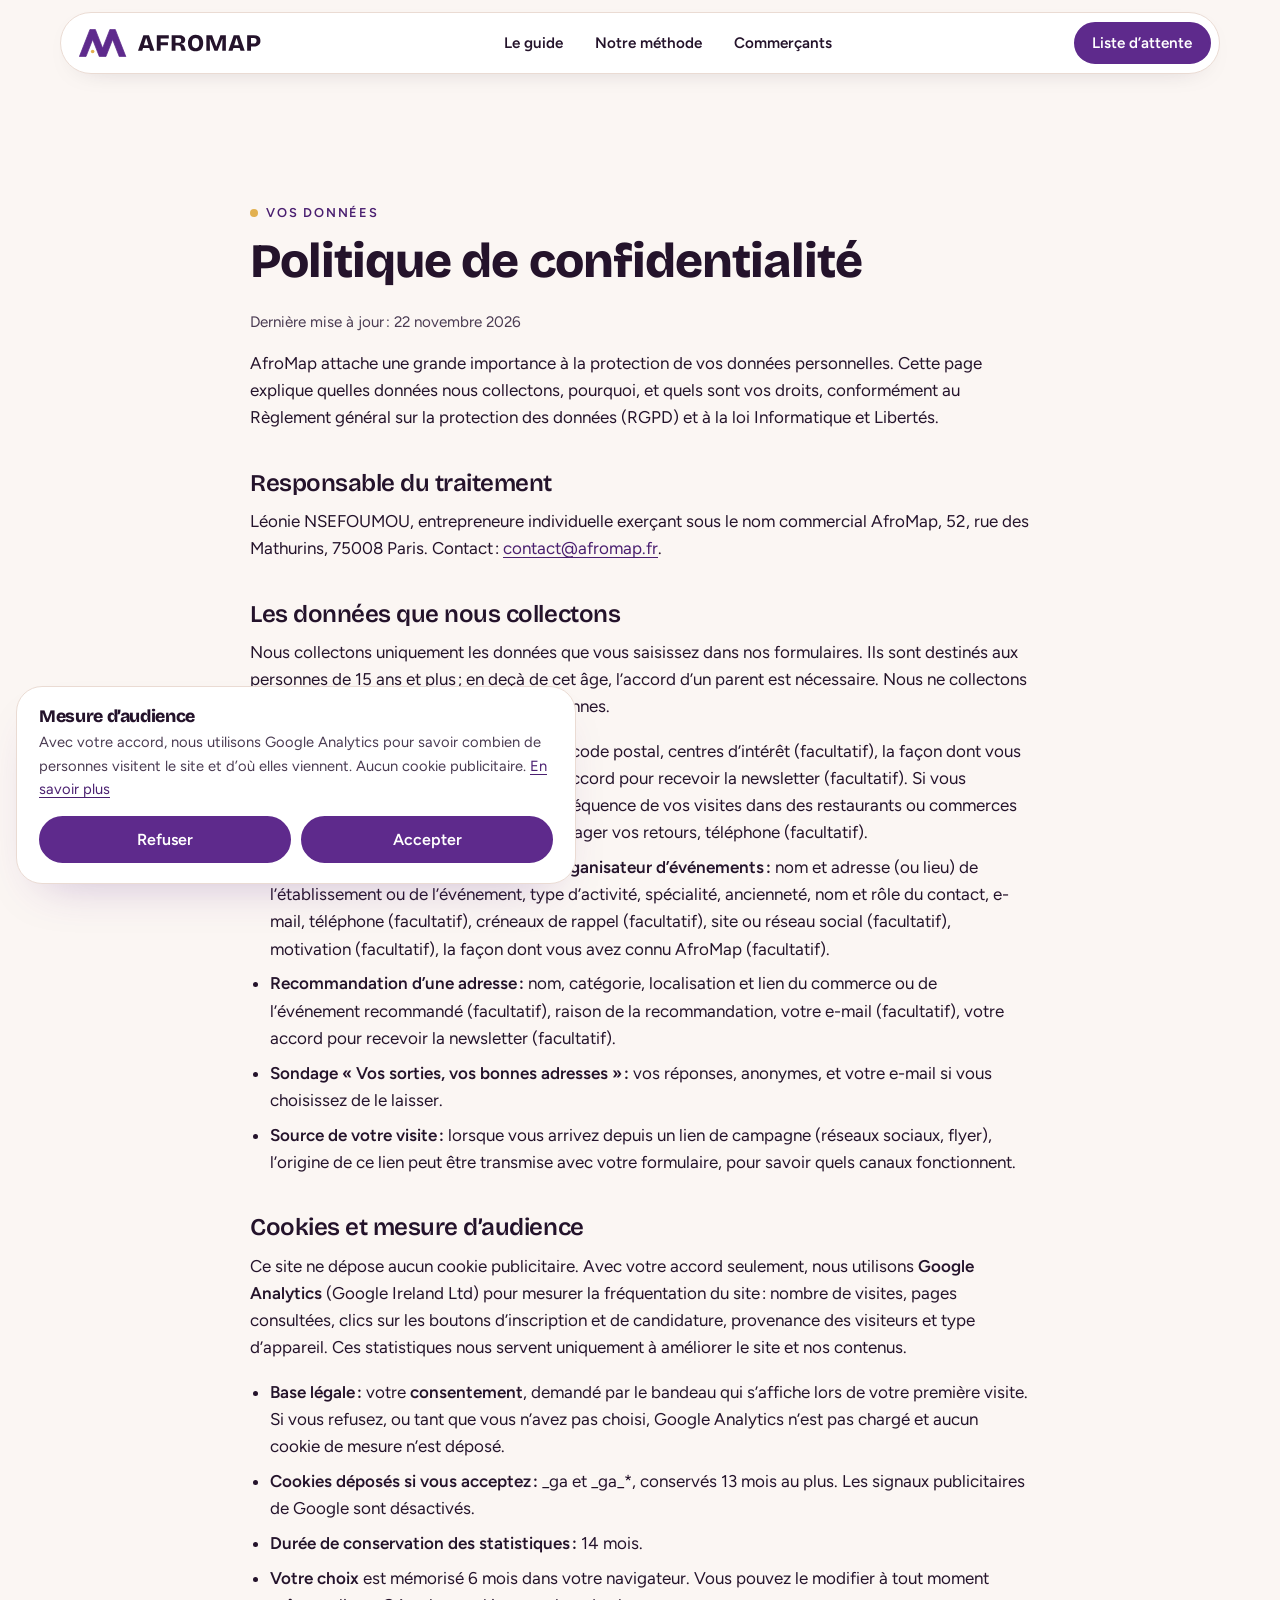
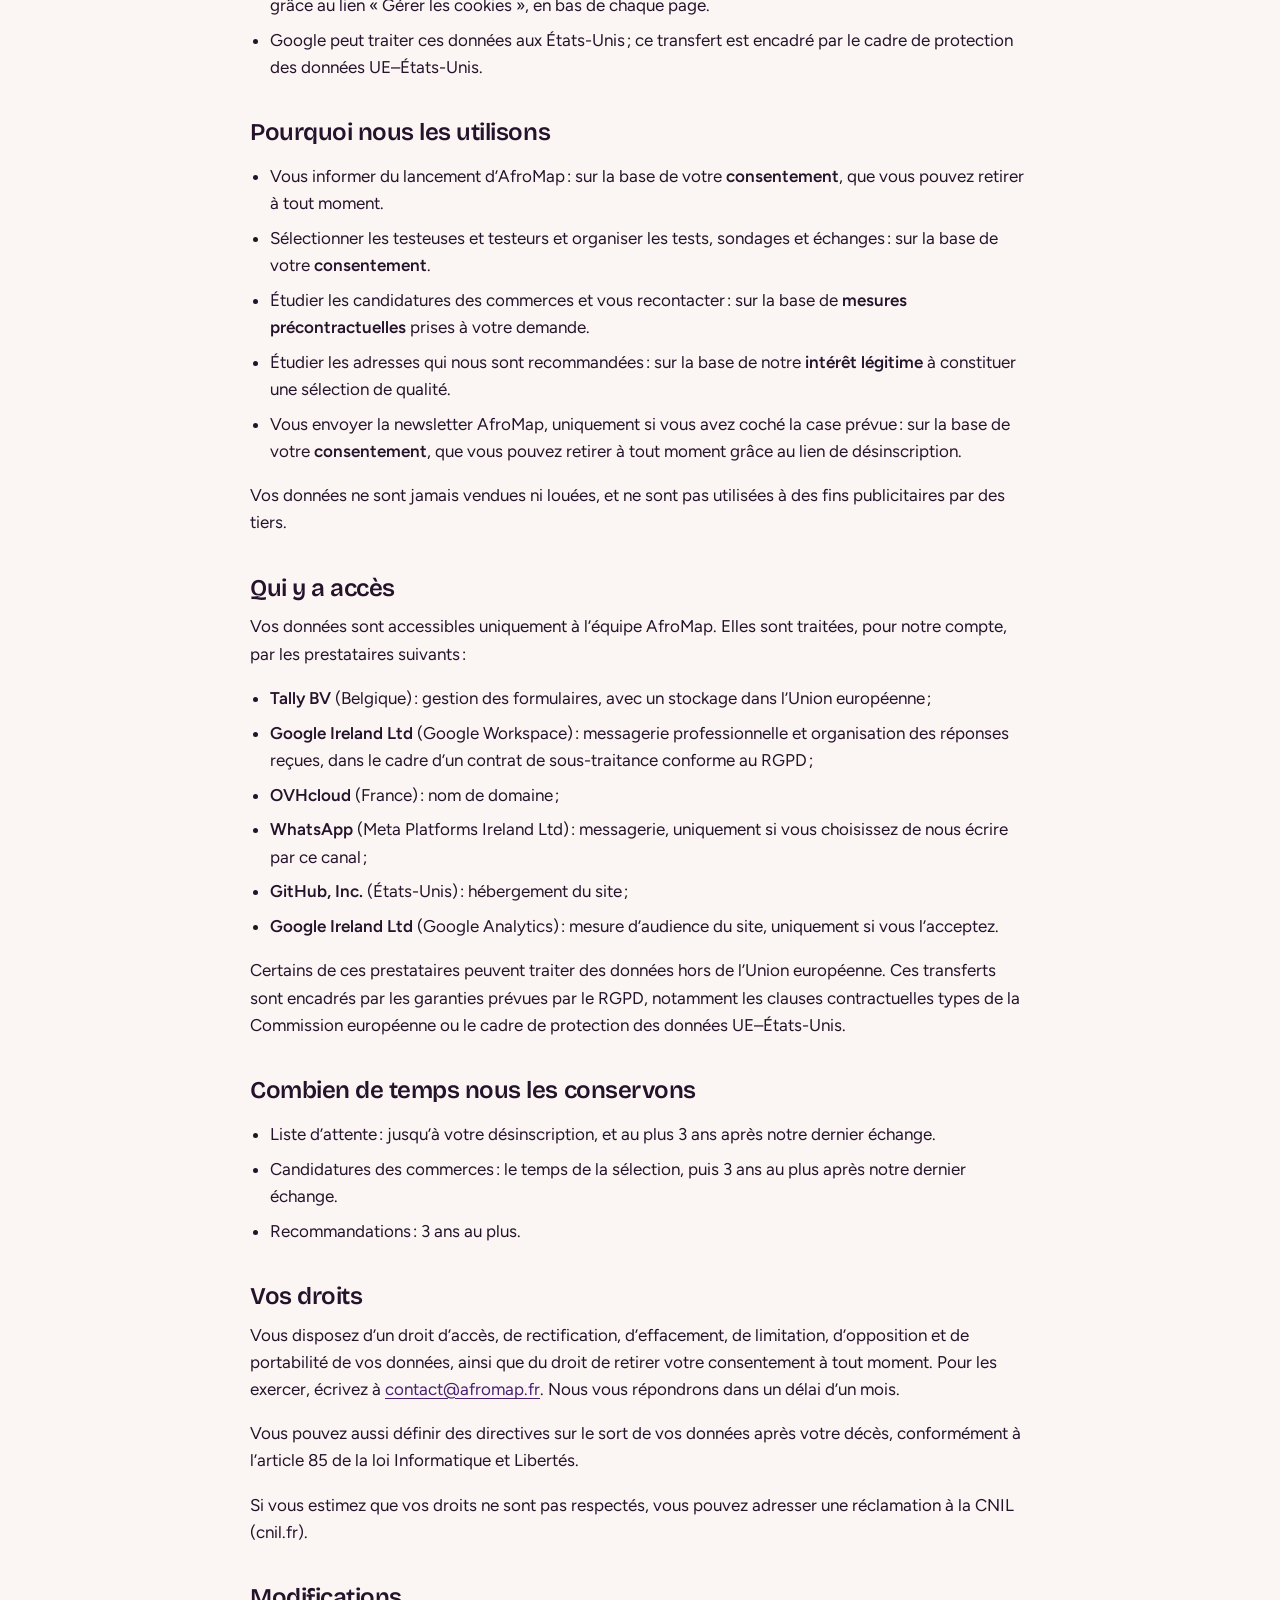
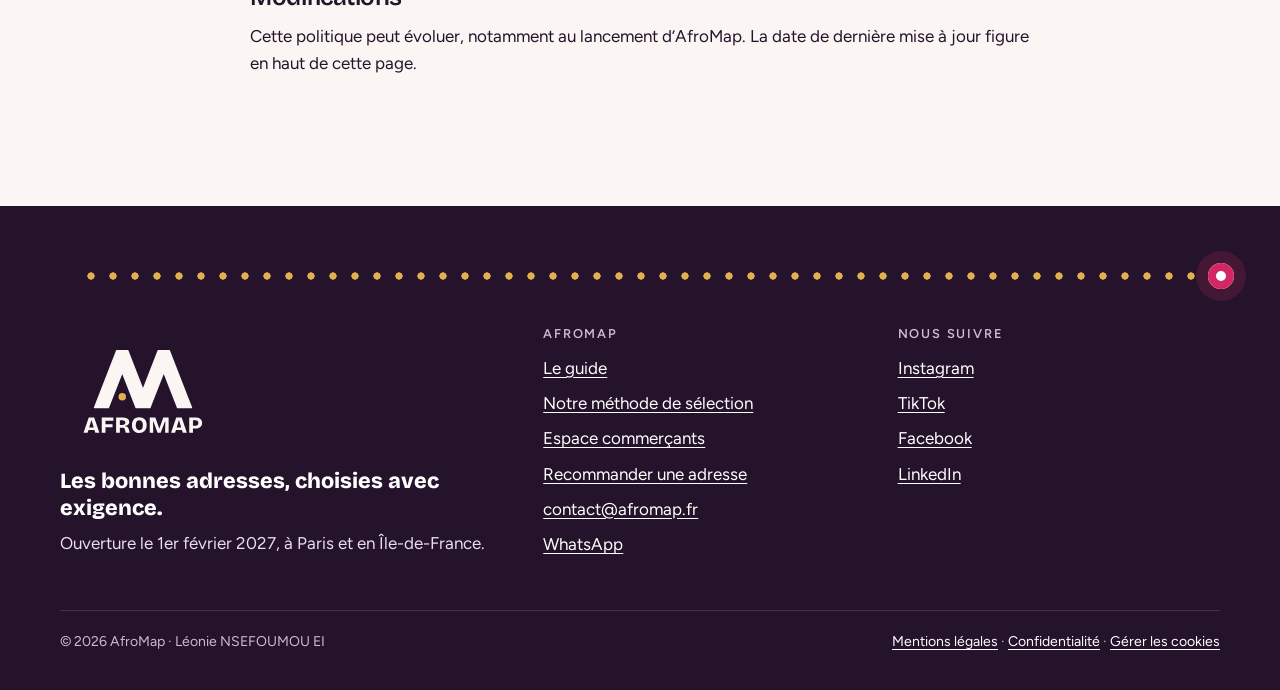
<file: confidentialite/index.html>
<!doctype html>
<html lang="fr">
<head>
<meta charset="utf-8">
<meta name="viewport" content="width=device-width, initial-scale=1, viewport-fit=cover">
<title>Politique de confidentialité · AfroMap</title>
<meta name="description" content="Comment AfroMap protège vos données : formulaires, cookies, durées de conservation et vos droits.">

<link rel="canonical" href="https://afromap.fr/confidentialite/">
<meta name="theme-color" content="#5E2A8C">
<meta property="og:title" content="Politique de confidentialité · AfroMap">
<meta property="og:description" content="Comment AfroMap protège vos données personnelles.">
<meta property="og:type" content="website">
<meta property="og:url" content="https://afromap.fr/confidentialite/">
<meta property="og:locale" content="fr_FR">
<meta property="og:image" content="https://afromap.fr/og-image.jpg?v=20261122f">
<meta property="og:image:width" content="1200">
<meta property="og:image:height" content="630">
<meta property="og:image:alt" content="AfroMap : les bonnes adresses, choisies avec exigence">
<meta name="twitter:card" content="summary_large_image">
<link rel="icon" href="/assets/img/afromap-icone.svg" type="image/svg+xml">
<link rel="apple-touch-icon" href="/apple-touch-icon.png?v=20261122f">
<link rel="preload" href="/fonts/bricolage-grotesque-latin-800-normal.woff2" as="font" type="font/woff2" crossorigin>
<link rel="preload" href="/fonts/figtree-latin-400-normal.woff2" as="font" type="font/woff2" crossorigin>
<link rel="stylesheet" href="/site.css?v=20261122f">
<script type="application/ld+json">{"@context": "https://schema.org", "@type": "Organization", "name": "AfroMap", "url": "https://afromap.fr/", "logo": "https://afromap.fr/assets/img/afromap-icone.svg", "email": "contact@afromap.fr", "description": "AfroMap prépare une sélection de restaurants afro-caribéens à Paris et en Île-de-France, choisis selon cinq critères. Ouverture le 1er février 2027.", "slogan": "Les bonnes adresses, choisies avec exigence.", "foundingDate": "2026-09-29", "founder": {"@type": "Person", "name": "Léonie Nsefoumou", "jobTitle": "Fondatrice d’AfroMap", "sameAs": ["https://www.linkedin.com/in/leoniensefoumou/"]}, "areaServed": {"@type": "AdministrativeArea", "name": "Île-de-France"}, "sameAs": ["https://www.instagram.com/afromap_app/", "https://www.tiktok.com/@afromap_app", "https://www.facebook.com/profile.php?id=61595257712928", "https://www.linkedin.com/company/afromap-fr/"]}</script>
</head>
<body>
<a class="skip" href="#contenu">Aller au contenu</a>
<header class="top"><div class="wrap"><nav class="nav" aria-label="Navigation principale">
<a class="brand" href="/" aria-label="AfroMap, accueil"><img src="/afromap-logo-horizontal.svg" alt="" width="183" height="28"></a>
<ul><li><a href="/">Le guide</a></li><li><a href="/notre-methode-de-selection/">Notre méthode</a></li><li><a href="/commercants/">Commerçants</a></li></ul>
<a class="btn" href="https://tally.so/r/rjzMr5" target="_blank" rel="noopener" data-form="rjzMr5" data-place="menu">Liste d’attente</a>
<details class="menu"><summary>Menu</summary><div class="menu-panel"><ul><li><a href="/">Le guide</a></li><li><a href="/notre-methode-de-selection/">Notre méthode</a></li><li><a href="/commercants/">Commerçants</a></li></ul><a class="btn" href="https://tally.so/r/rjzMr5" target="_blank" rel="noopener" data-form="rjzMr5" data-place="menu-mobile">Liste d’attente</a></div></details>
</nav></div></header>
<main id="contenu">

<section class="sec"><div class="wrap prose">
<span class="eyebrow">Vos données</span>
<h1>Politique de confidentialité</h1>
<p class="updated">Dernière mise à jour : 22 novembre 2026</p>
<p>AfroMap attache une grande importance à la protection de vos données personnelles. Cette page explique quelles données nous collectons, pourquoi, et quels sont vos droits, conformément au Règlement général sur la protection des données (RGPD) et à la loi Informatique et Libertés.</p>
<h2>Responsable du traitement</h2>
<p>Léonie NSEFOUMOU, entrepreneure individuelle exerçant sous le nom commercial AfroMap, 52, rue des Mathurins, 75008 Paris. Contact : <a href="mailto:contact@afromap.fr">contact@afromap.fr</a>.</p>
<h2>Les données que nous collectons</h2>
<p>Nous collectons uniquement les données que vous saisissez dans nos formulaires. Ils sont destinés aux personnes de 15 ans et plus ; en deçà de cet âge, l’accord d’un parent est nécessaire. Nous ne collectons jamais d’information sur l’origine des personnes.</p>
<ul>
<li><b>Liste d’attente :</b> prénom, e-mail, ville ou code postal, centres d’intérêt (facultatif), la façon dont vous avez connu AfroMap (facultatif), votre accord pour recevoir la newsletter (facultatif). Si vous souhaitez devenir testeuse ou testeur : fréquence de vos visites dans des restaurants ou commerces afro-caribéens, façons préférées de partager vos retours, téléphone (facultatif).</li>
<li><b>Candidature d’un commerce ou d’un organisateur d’événements :</b> nom et adresse (ou lieu) de l’établissement ou de l’événement, type d’activité, spécialité, ancienneté, nom et rôle du contact, e-mail, téléphone (facultatif), créneaux de rappel (facultatif), site ou réseau social (facultatif), motivation (facultatif), la façon dont vous avez connu AfroMap (facultatif).</li>
<li><b>Recommandation d’une adresse :</b> nom, catégorie, localisation et lien du commerce ou de l’événement recommandé (facultatif), raison de la recommandation, votre e-mail (facultatif), votre accord pour recevoir la newsletter (facultatif).</li>
<li><b>Sondage « Vos sorties, vos bonnes adresses » :</b> vos réponses, anonymes, et votre e-mail si vous choisissez de le laisser.</li>
<li><b>Source de votre visite :</b> lorsque vous arrivez depuis un lien de campagne (réseaux sociaux, flyer), l’origine de ce lien peut être transmise avec votre formulaire, pour savoir quels canaux fonctionnent.</li>
</ul>
<h2>Cookies et mesure d’audience</h2>
<p>Ce site ne dépose aucun cookie publicitaire. Avec votre accord seulement, nous utilisons <b>Google Analytics</b> (Google Ireland Ltd) pour mesurer la fréquentation du site : nombre de visites, pages consultées, clics sur les boutons d’inscription et de candidature, provenance des visiteurs et type d’appareil. Ces statistiques nous servent uniquement à améliorer le site et nos contenus.</p>
<ul>
<li><b>Base légale :</b> votre <b>consentement</b>, demandé par le bandeau qui s’affiche lors de votre première visite. Si vous refusez, ou tant que vous n’avez pas choisi, Google Analytics n’est pas chargé et aucun cookie de mesure n’est déposé.</li>
<li><b>Cookies déposés si vous acceptez :</b> _ga et _ga_*, conservés 13 mois au plus. Les signaux publicitaires de Google sont désactivés.</li>
<li><b>Durée de conservation des statistiques :</b> 14 mois.</li>
<li><b>Votre choix</b> est mémorisé 6 mois dans votre navigateur. Vous pouvez le modifier à tout moment grâce au lien « Gérer les cookies », en bas de chaque page.</li>
<li>Google peut traiter ces données aux États-Unis ; ce transfert est encadré par le cadre de protection des données UE–États-Unis.</li>
</ul>
<h2>Pourquoi nous les utilisons</h2>
<ul>
<li>Vous informer du lancement d’AfroMap : sur la base de votre <b>consentement</b>, que vous pouvez retirer à tout moment.</li>
<li>Sélectionner les testeuses et testeurs et organiser les tests, sondages et échanges : sur la base de votre <b>consentement</b>.</li>
<li>Étudier les candidatures des commerces et vous recontacter : sur la base de <b>mesures précontractuelles</b> prises à votre demande.</li>
<li>Étudier les adresses qui nous sont recommandées : sur la base de notre <b>intérêt légitime</b> à constituer une sélection de qualité.</li>
<li>Vous envoyer la newsletter AfroMap, uniquement si vous avez coché la case prévue : sur la base de votre <b>consentement</b>, que vous pouvez retirer à tout moment grâce au lien de désinscription.</li>
</ul>
<p>Vos données ne sont jamais vendues ni louées, et ne sont pas utilisées à des fins publicitaires par des tiers.</p>
<h2>Qui y a accès</h2>
<p>Vos données sont accessibles uniquement à l’équipe AfroMap. Elles sont traitées, pour notre compte, par les prestataires suivants :</p>
<ul>
<li><b>Tally BV</b> (Belgique) : gestion des formulaires, avec un stockage dans l’Union européenne ;</li>
<li><b>Google Ireland Ltd</b> (Google Workspace) : messagerie professionnelle et organisation des réponses reçues, dans le cadre d’un contrat de sous-traitance conforme au RGPD ;</li>
<li><b>OVHcloud</b> (France) : nom de domaine ;</li>
<li><b>WhatsApp</b> (Meta Platforms Ireland Ltd) : messagerie, uniquement si vous choisissez de nous écrire par ce canal ;</li>
<li><b>GitHub, Inc.</b> (États-Unis) : hébergement du site ;</li>
<li><b>Google Ireland Ltd</b> (Google Analytics) : mesure d’audience du site, uniquement si vous l’acceptez.</li>
</ul>
<p>Certains de ces prestataires peuvent traiter des données hors de l’Union européenne. Ces transferts sont encadrés par les garanties prévues par le RGPD, notamment les clauses contractuelles types de la Commission européenne ou le cadre de protection des données UE–États-Unis.</p>
<h2>Combien de temps nous les conservons</h2>
<ul>
<li>Liste d’attente : jusqu’à votre désinscription, et au plus 3 ans après notre dernier échange.</li>
<li>Candidatures des commerces : le temps de la sélection, puis 3 ans au plus après notre dernier échange.</li>
<li>Recommandations : 3 ans au plus.</li>
</ul>
<h2>Vos droits</h2>
<p>Vous disposez d’un droit d’accès, de rectification, d’effacement, de limitation, d’opposition et de portabilité de vos données, ainsi que du droit de retirer votre consentement à tout moment. Pour les exercer, écrivez à <a href="mailto:contact@afromap.fr">contact@afromap.fr</a>. Nous vous répondrons dans un délai d’un mois.</p>
<p>Vous pouvez aussi définir des directives sur le sort de vos données après votre décès, conformément à l’article 85 de la loi Informatique et Libertés.</p>
<p>Si vous estimez que vos droits ne sont pas respectés, vous pouvez adresser une réclamation à la CNIL (cnil.fr).</p>
<h2>Modifications</h2>
<p>Cette politique peut évoluer, notamment au lancement d’AfroMap. La date de dernière mise à jour figure en haut de cette page.</p>
</div></section>
</main>
<footer class="foot">
  <div class="thread end" aria-hidden="true"></div>
  <div class="wrap">
    <div class="foot-grid">
      <div>
        <img src="/assets/img/afromap-logo-fond-sombre.svg" alt="AfroMap" class="foot-logo" width="166" height="126">
        <p class="foot-sign">Les bonnes adresses, choisies avec exigence.</p>
        <p>Ouverture le 1er février 2027, à Paris et en Île-de-France.</p>
      </div>
      <div>
        <h3>AfroMap</h3>
        <ul>
          <li><a href="/">Le guide</a></li>
          <li><a href="/notre-methode-de-selection/">Notre méthode de sélection</a></li>
          <li><a href="/commercants/">Espace commerçants</a></li>
          <li><a href="https://tally.so/r/XxZPBd" target="_blank" rel="noopener" data-form="XxZPBd" data-place="pied-de-page">Recommander une adresse</a></li>
          <li><a href="mailto:contact@afromap.fr">contact@afromap.fr</a></li>
          <li><a href="https://wa.me/33781501432" target="_blank" rel="noopener">WhatsApp</a></li>
        </ul>
      </div>
      <div>
        <h3>Nous suivre</h3>
        <ul><li><a href="https://www.instagram.com/afromap_app/" target="_blank" rel="noopener">Instagram</a></li><li><a href="https://www.tiktok.com/@afromap_app" target="_blank" rel="noopener">TikTok</a></li><li><a href="https://www.facebook.com/profile.php?id=61595257712928" target="_blank" rel="noopener">Facebook</a></li><li><a href="https://www.linkedin.com/company/afromap-fr/" target="_blank" rel="noopener">LinkedIn</a></li></ul>
      </div>
    </div>
    <div class="foot-bottom">
      <span>© 2026 AfroMap · Léonie NSEFOUMOU EI</span>
      <span><a href="/mentions-legales/">Mentions légales</a> · <a href="/confidentialite/">Confidentialité</a> · <button class="linklike" type="button" data-ck-manage>Gérer les cookies</button></span>
    </div>
  </div>
</footer>
<div class="fmodal" id="fmodal" hidden role="dialog" aria-modal="true" aria-label="Formulaire AfroMap">
  <div class="fmodal-box">
    <button class="fmodal-close" type="button" aria-label="Fermer le formulaire">×</button>
    <iframe title="Formulaire AfroMap" loading="lazy"></iframe>
    <p class="fmodal-alt">Le formulaire ne s’affiche pas ? <a href="#" target="_blank" rel="noopener">Ouvrir dans un nouvel onglet</a>.</p>
  </div>
</div>
<div class="ck" id="ck" role="dialog" aria-labelledby="ck-t" aria-describedby="ck-d" hidden>
  <h2 id="ck-t">Mesure d’audience</h2>
  <p id="ck-d">Avec votre accord, nous utilisons Google Analytics pour savoir combien de personnes visitent le site et d’où elles viennent. Aucun cookie publicitaire. <a href="/confidentialite/">En savoir plus</a></p>
  <div class="ck-btns"><button class="btn" id="ck-no" type="button">Refuser</button><button class="btn" id="ck-yes" type="button">Accepter</button></div>
</div>
<script src="/site.js?v=20261122f" defer></script>
</body>
</html>
</file>
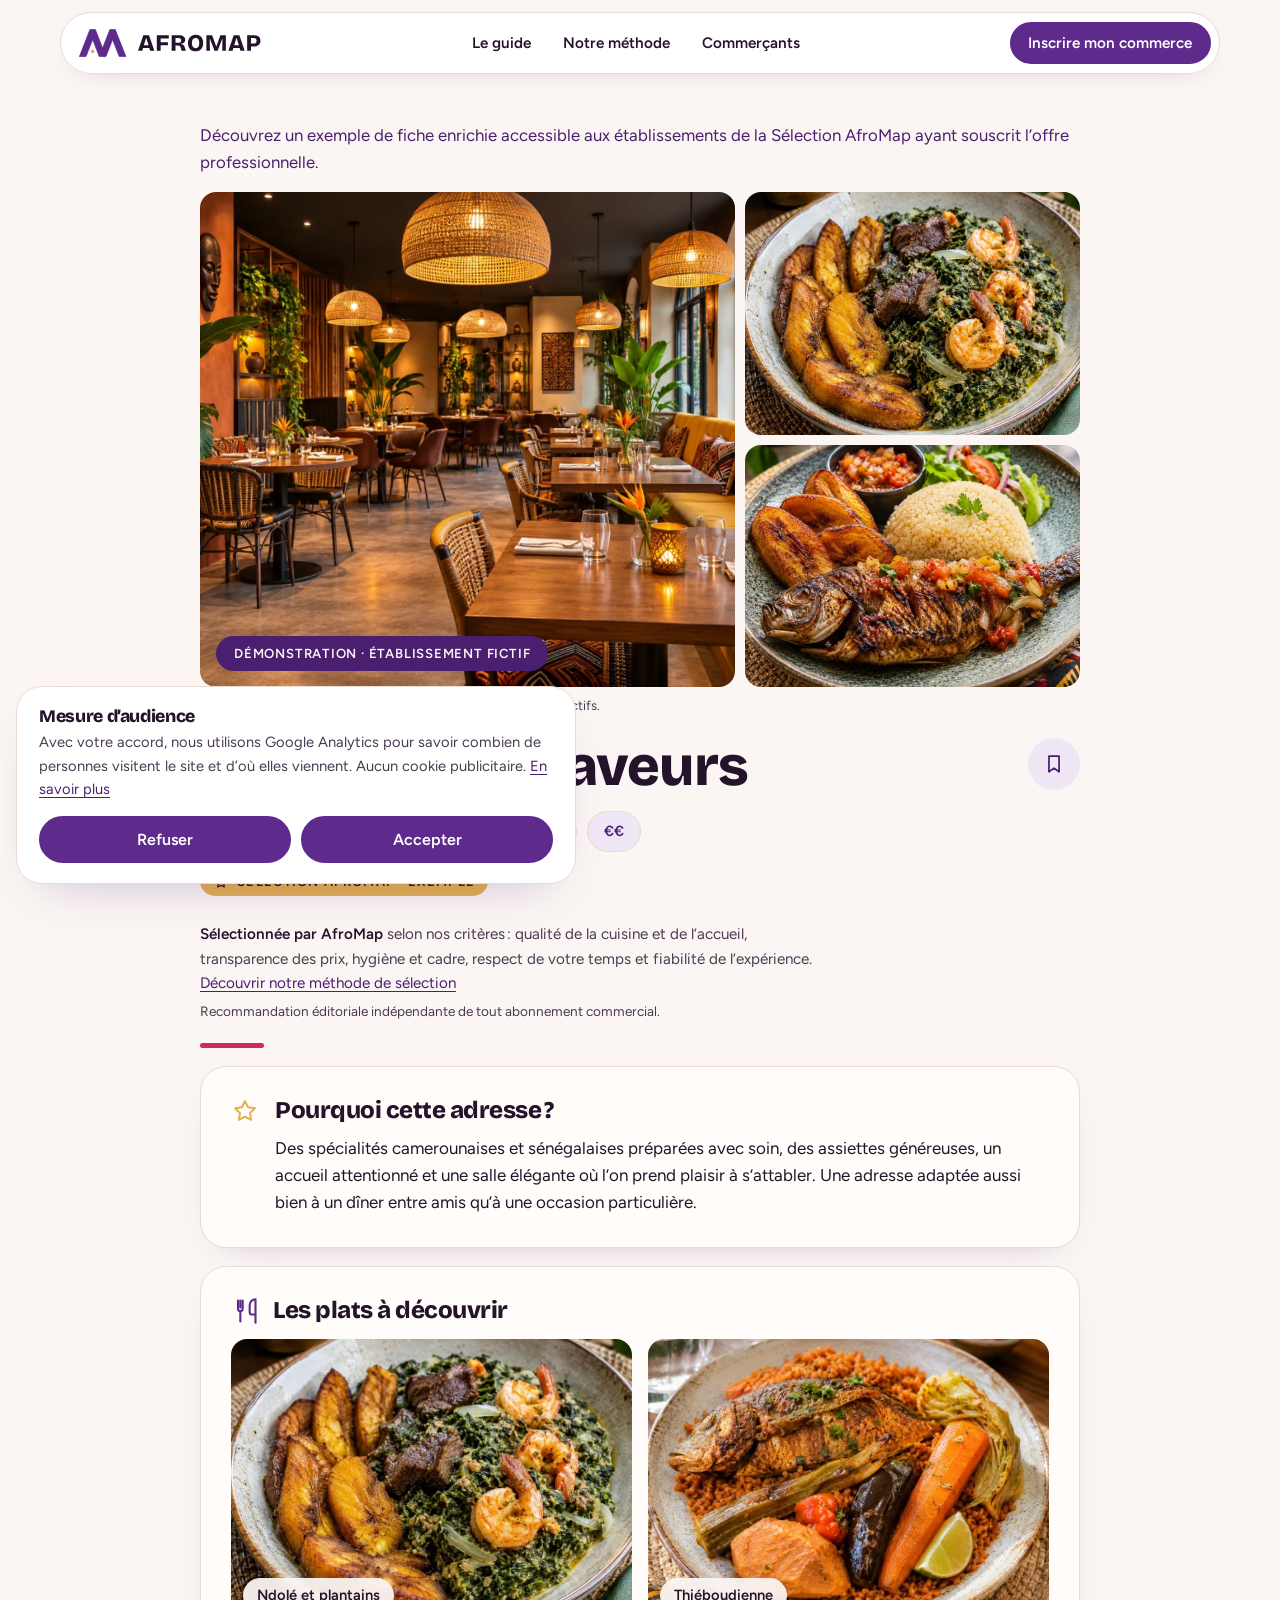
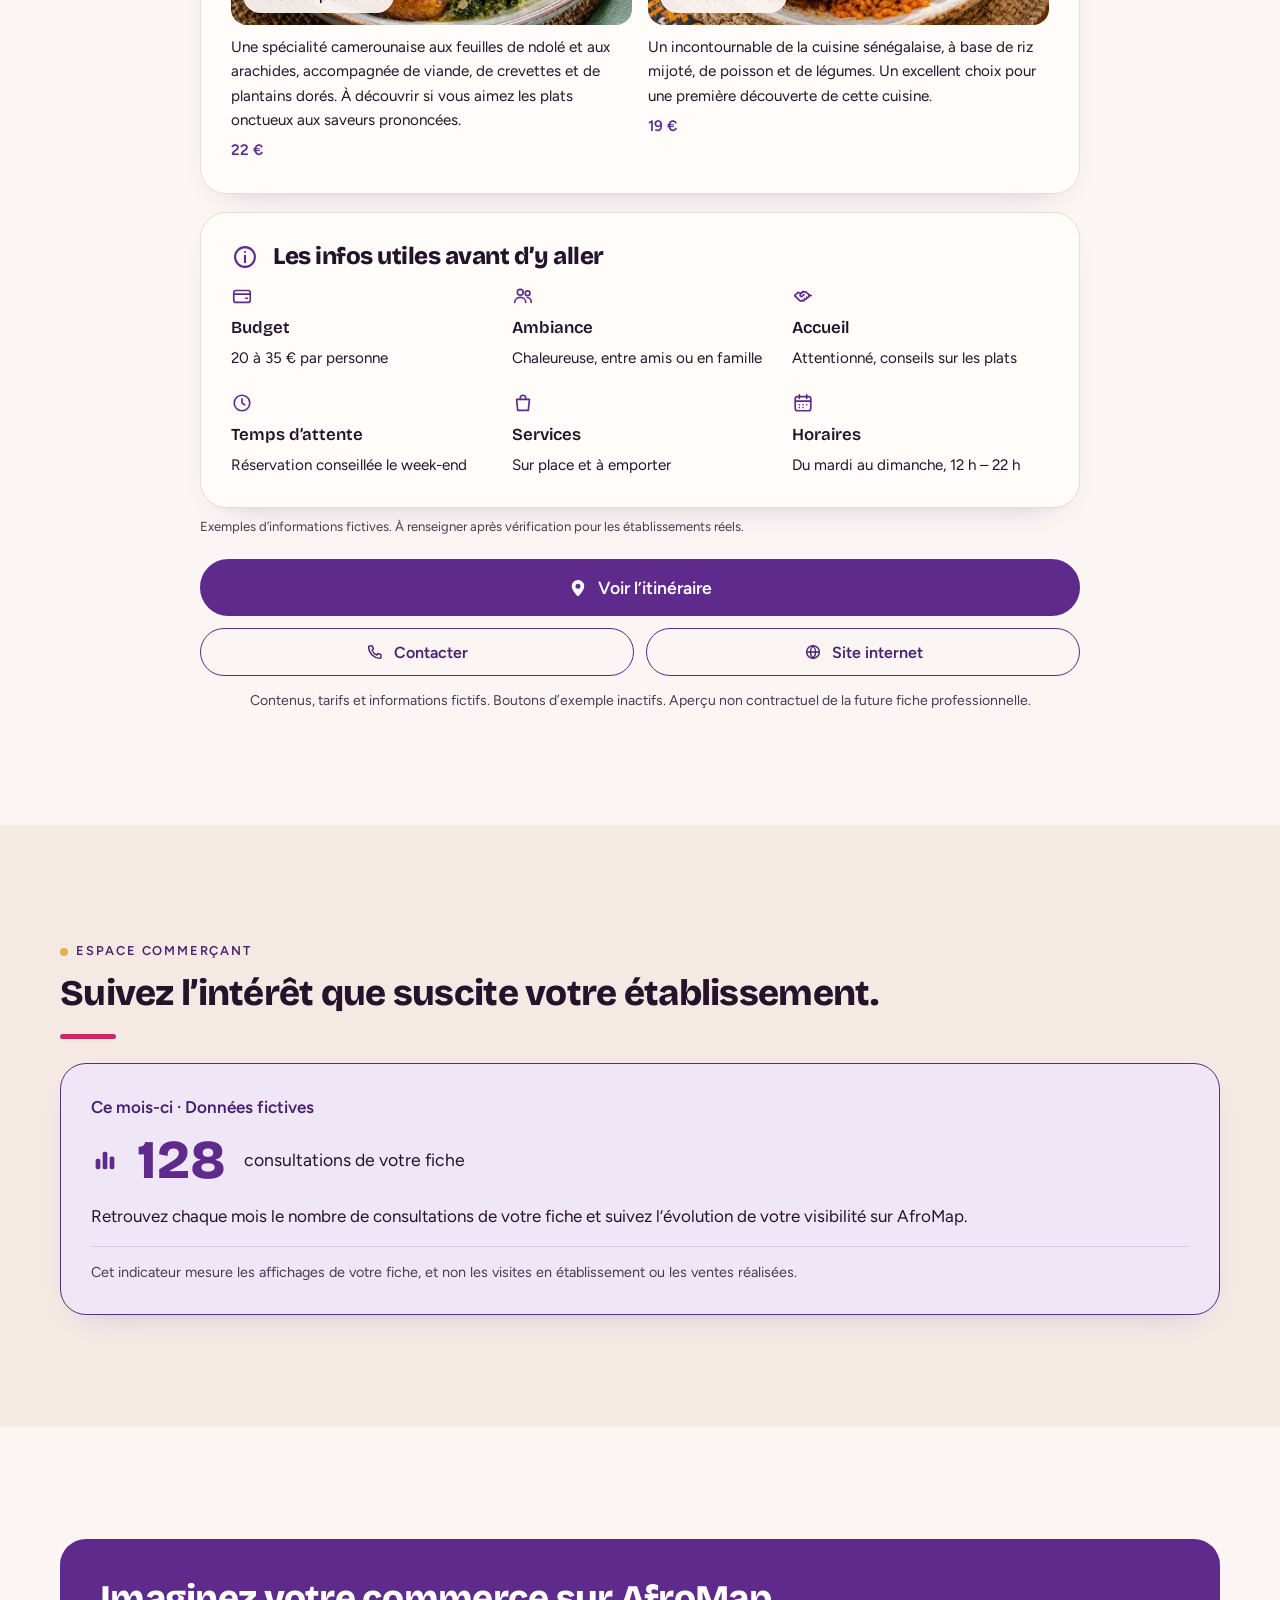
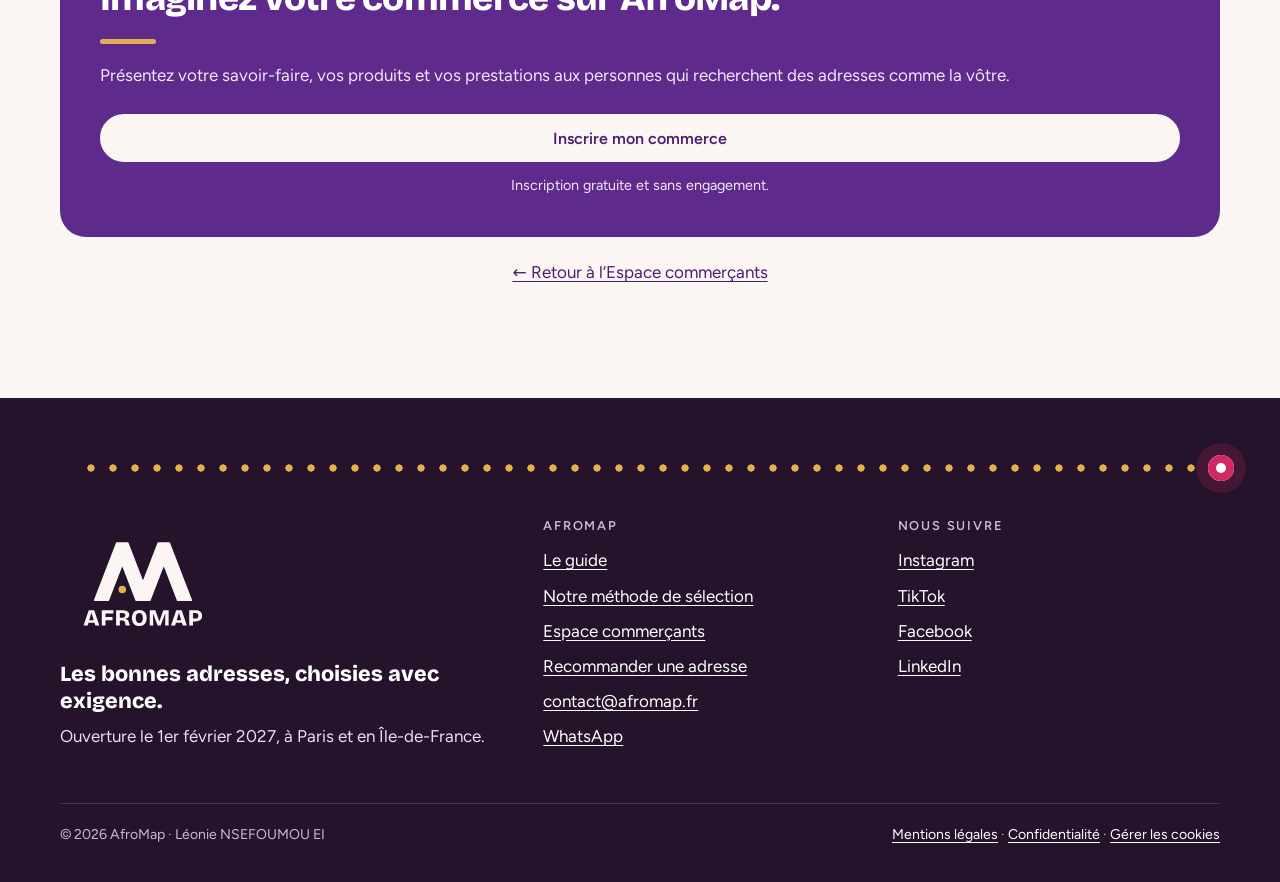
<file: exemple-fiche/index.html>
<!doctype html>
<html lang="fr">
<head>
<meta charset="utf-8">
<meta name="viewport" content="width=device-width, initial-scale=1, viewport-fit=cover">
<title>Exemple de fiche professionnelle · AfroMap</title>
<meta name="description" content="Démonstration d’une fiche professionnelle AfroMap avec un établissement fictif.">
<meta name="robots" content="noindex, nofollow">

<meta name="theme-color" content="#5E2A8C">
<link rel="icon" href="/assets/img/afromap-icone.svg" type="image/svg+xml">
<link rel="apple-touch-icon" href="/apple-touch-icon.png?v=20261122f">
<link rel="preload" href="/fonts/bricolage-grotesque-latin-800-normal.woff2" as="font" type="font/woff2" crossorigin>
<link rel="preload" href="/fonts/figtree-latin-400-normal.woff2" as="font" type="font/woff2" crossorigin>
<link rel="stylesheet" href="/site.css?v=20261122f">
<style>.vue-client-seule{display:none}html.vue-client .vue-client-seule{display:block}html.vue-client .vue-pro{display:none!important}</style>
<script>if(/[?&]vue=client(&|$)/.test(location.search))document.documentElement.classList.add('vue-client');</script>
</head>
<body>
<a class="skip" href="#contenu">Aller au contenu</a>
<header class="top"><div class="wrap"><nav class="nav" aria-label="Navigation principale">
<a class="brand" href="/" aria-label="AfroMap, accueil"><img src="/afromap-logo-horizontal.svg" alt="" width="183" height="28"></a>
<ul><li><a href="/">Le guide</a></li><li><a href="/notre-methode-de-selection/">Notre méthode</a></li><li><a href="/commercants/">Commerçants</a></li></ul>
<a class="btn" href="https://tally.so/r/b5bQ42" target="_blank" rel="noopener" data-form="b5bQ42" data-place="menu">Inscrire mon commerce</a>
<details class="menu"><summary>Menu</summary><div class="menu-panel"><ul><li><a href="/">Le guide</a></li><li><a href="/notre-methode-de-selection/">Notre méthode</a></li><li><a href="/commercants/">Commerçants</a></li></ul><a class="btn" href="https://tally.so/r/b5bQ42" target="_blank" rel="noopener" data-form="b5bQ42" data-place="menu-mobile">Inscrire mon commerce</a></div></details>
</nav></div></header>
<main id="contenu">
<style>
  .demo .fiche{max-width:880px;margin:0 auto}
  .demo .hero-img{position:relative;margin:0;border-radius:var(--r);overflow:hidden;aspect-ratio:16/8}
  .demo .hero-img img{width:100%;height:100%;object-fit:cover;display:block}
  .demo .galerie{display:grid;grid-template-columns:1.6fr 1fr;grid-template-rows:1fr 1fr;gap:10px;aspect-ratio:16/9;border-radius:0;overflow:visible}
  .demo .galerie img{border-radius:16px;min-height:0}
  .demo .galerie .g-main{grid-row:1 / span 2}
  .demo .badge-demo{position:absolute;left:16px;bottom:16px;right:16px;width:max-content;max-width:calc(100% - 32px);padding:9px 18px;border-radius:999px;background:var(--violet-ink);color:var(--creme);font-weight:700;letter-spacing:.06em;text-transform:uppercase;font-size:.82rem;line-height:1.3}
  .demo .legende{margin:8px 0 0;font-size:.82rem;color:#4A3B52}
  .demo .titre-ligne{display:flex;align-items:flex-start;justify-content:space-between;gap:16px;margin-top:22px}
  .demo .titre-ligne h1{margin:0}
  .demo .favori{flex:0 0 auto;width:52px;height:52px;border-radius:50%;display:grid;place-items:center;background:var(--violet-soft);color:var(--violet-ink);cursor:default}
  .demo .chips{list-style:none;padding:0;margin:14px 0 0;display:flex;flex-wrap:wrap;gap:10px}
  .demo .chip{display:inline-flex;align-items:center;gap:8px;padding:8px 16px;border-radius:999px;background:#F3EAF0;color:var(--encre)}
  .demo .chip svg{color:var(--violet)}
  .demo .chip-prix{font-weight:800;color:var(--violet-ink);background:var(--violet-soft)}
  .demo .trait{display:block;width:64px;height:5px;border-radius:5px;background:#D12864;margin:20px 0 0}
  .demo .bloc{margin-top:18px}
  .demo .bloc-titre{display:flex;align-items:center;gap:14px;margin:0 0 14px}
  .demo .bloc-titre h2{margin:0;font-family:var(--titre);font-size:clamp(1.25rem,2.6vw,1.5rem);color:var(--encre)}
  .demo .bloc-titre svg{color:var(--violet);flex:0 0 auto}
  .demo .bloc-pourquoi{display:grid;grid-template-columns:auto minmax(0,1fr);gap:4px 16px}
  .demo .bloc-pourquoi svg{color:var(--or)}
  .demo .bloc-pourquoi h2{margin:0;font-family:var(--titre);font-size:clamp(1.25rem,2.6vw,1.5rem)}
  .demo .bloc-pourquoi p{grid-column:2;margin:6px 0 0}
  .demo .plats{list-style:none;padding:0;margin:0;display:grid;grid-template-columns:1fr 1fr;gap:16px}
  .demo .plat-img{position:relative;border-radius:16px;overflow:hidden;aspect-ratio:7/5}
  .demo .plat-img img{width:100%;height:100%;object-fit:cover;display:block}
  .demo .plat-nom{position:absolute;left:12px;bottom:12px;max-width:calc(100% - 24px);padding:6px 14px;border-radius:999px;background:rgba(251,246,243,.94);color:var(--encre);font-weight:700;font-size:.92rem}
  .demo .plat p{margin:10px 0 0;font-size:.95rem}
  .demo .prix{margin-top:6px!important;font-weight:700;color:var(--violet)}
  .demo .infos{list-style:none;padding:0;margin:0;display:grid;grid-template-columns:repeat(3,minmax(0,1fr));gap:22px 24px}
  .demo .infos li{display:flex;flex-direction:column;gap:4px;font-size:.95rem}
  .demo .infos b{font-family:var(--titre);font-size:1.05rem;color:var(--encre)}
  .demo .infos .ic{color:var(--violet);margin-bottom:4px}
  .demo .boutons{display:grid;grid-template-columns:1fr 1fr;gap:12px;margin-top:22px}
  .demo .boutons .btn:first-child{grid-column:1 / -1;font-size:1.1rem;padding-top:16px;padding-bottom:16px}
  .demo .btn[aria-disabled="true"]{cursor:default;gap:10px}
  .demo .btn-contour{background:transparent;border:1.5px solid var(--violet);color:var(--violet-ink)}
  .demo .note-demo{margin:14px 0 0;text-align:center;font-size:.88rem;color:#4A3B52}
  .demo .indic{display:flex;align-items:center;gap:18px;flex-wrap:wrap}
  .demo .indic .chiffre{font-family:var(--titre);font-weight:800;font-size:clamp(2.6rem,6vw,3.4rem);line-height:1;color:var(--violet)}
  @media (max-width:720px){
    .demo .hero-img{aspect-ratio:4/3;border-radius:16px}
    .demo .galerie{grid-template-columns:1fr;grid-template-rows:auto}
    .demo .galerie .g-side{display:none}
    .demo .galerie .g-main{grid-row:auto;aspect-ratio:4/3}
    .demo .badge-demo{left:12px;bottom:12px;font-size:.72rem;padding:8px 14px}
    .demo .favori{width:46px;height:46px}
    .demo .plats{gap:12px}
    .demo .plat-nom{font-size:.8rem;padding:5px 10px;left:8px;bottom:8px}
    .demo .infos{grid-template-columns:1fr 1fr;gap:20px 16px}
    .demo .boutons{grid-template-columns:1fr}
  }
</style>

<section class="sec demo" id="fiche" aria-labelledby="fiche-t" style="padding-top:clamp(20px,3vw,36px)">
  <div class="wrap"><div class="fiche">
    <p class="intro-demo vue-client-seule" style="margin:0 0 16px;font-size:1.05rem;color:var(--violet-ink)">Découvrez à quoi ressemblera une fiche de la Sélection AfroMap. Établissement fictif, présenté à titre d’exemple.</p>
    <p class="intro-demo vue-pro" style="margin:0 0 16px;font-size:1.05rem;color:var(--violet-ink)">Découvrez un exemple de fiche enrichie accessible aux établissements de la Sélection AfroMap ayant souscrit l’offre professionnelle.</p>
    <figure class="hero-img galerie">
      <img class="g-main" src="/exemple-fiche/salle.webp" alt="Salle du restaurant fictif : suspensions en osier, banquette ocre, plantes et tables en bois" width="1600" height="1200" fetchpriority="high" decoding="async">
      <img class="g-side" src="/exemple-fiche/ndole-plantains.webp" alt="Ndolé aux crevettes et à la viande, bananes plantains frites" width="1000" height="1000" decoding="async">
      <img class="g-side" src="/exemple-fiche/poisson-braise.webp" alt="Poisson braisé, bananes plantains et semoule" width="1000" height="1000" decoding="async">
      <figcaption class="badge-demo">Démonstration · Établissement fictif</figcaption>
    </figure>
    <p class="legende">Visuels illustratifs générés par IA. Établissement, plats et tarifs fictifs.</p>

    <div class="titre-ligne">
      <h1 class="t" id="fiche-t">La Table des Saveurs</h1>
      <span class="favori" role="button" aria-disabled="true" title="Bouton d’exemple, inactif" aria-label="Enregistrer (exemple inactif)"><svg width="22" height="22" viewBox="0 0 24 24" fill="none" stroke="currentColor" stroke-width="1.9" stroke-linecap="round" stroke-linejoin="round" aria-hidden="true"><path d="M6.5 3.5h11v17l-5.5-4-5.5 4z"/></svg></span>
    </div>
    <ul class="chips">
      <li class="chip"><svg width="20" height="20" viewBox="0 0 24 24" fill="none" stroke="currentColor" stroke-width="1.9" stroke-linecap="round" stroke-linejoin="round" aria-hidden="true"><path d="M6 3v7a2 2 0 0 0 2 2v9M10 3v7a2 2 0 0 1-2 2M8 3v6"/><path d="M21 15V2a5 5 0 0 0-5 5v6a2 2 0 0 0 2 2h3zm0 0v7"/></svg><span>Cuisine africaine</span></li>
      <li class="chip"><svg width="20" height="20" viewBox="0 0 24 24" fill="none" stroke="currentColor" stroke-width="1.9" stroke-linecap="round" stroke-linejoin="round" aria-hidden="true"><path d="M12 21s-7-6.2-7-11.5A7 7 0 0 1 19 9.5C19 14.8 12 21 12 21z"/><circle cx="12" cy="9.5" r="2.5"/></svg><span>Paris, Île-de-France</span></li>
      <li class="chip chip-prix" aria-label="Niveau de prix : modéré">€€</li>
    </ul>
    <p style="margin:14px 0 0"><span class="tag tag-sel" style="gap:8px"><svg width="16" height="16" viewBox="0 0 24 24" fill="none" stroke="currentColor" stroke-width="1.9" stroke-linecap="round" stroke-linejoin="round" aria-hidden="true"><circle cx="12" cy="9" r="5.5"/><path d="M8.5 13.5L7 21l5-2.5L17 21l-1.5-7.5"/></svg> Sélection AfroMap · Exemple</span></p>
    <p class="sel-explic" style="margin:10px 0 0;max-width:62ch;font-size:.95rem;color:#4A3B52"><b style="color:var(--encre)">Sélectionnée par AfroMap</b> selon nos critères : qualité de la cuisine et de l’accueil, transparence des prix, hygiène et cadre, respect de votre temps et fiabilité de l’expérience. <a href="/notre-methode-de-selection/">Découvrir notre méthode de sélection</a></p>
    <p style="margin:6px 0 0;font-size:.85rem;color:#4A3B52">Recommandation éditoriale indépendante de tout abonnement commercial.</p>
    <span class="trait" aria-hidden="true"></span>

    <div class="card bloc bloc-pourquoi">
      <svg width="28" height="28" viewBox="0 0 24 24" fill="none" stroke="currentColor" stroke-width="1.7" stroke-linecap="round" stroke-linejoin="round" aria-hidden="true"><path d="M12 3.5l2.6 5.3 5.9.9-4.25 4.1 1 5.8L12 16.9l-5.25 2.7 1-5.8L3.5 9.7l5.9-.9z"/></svg>
      <h2>Pourquoi cette adresse ?</h2>
      <p>Des spécialités camerounaises et sénégalaises préparées avec soin, des assiettes généreuses, un accueil attentionné et une salle élégante où l’on prend plaisir à s’attabler. Une adresse adaptée aussi bien à un dîner entre amis qu’à une occasion particulière.</p>
    </div>

    <div class="card bloc">
      <div class="bloc-titre"><svg width="28" height="28" viewBox="0 0 24 24" fill="none" stroke="currentColor" stroke-width="1.8" stroke-linecap="round" stroke-linejoin="round" aria-hidden="true"><path d="M6 3v7a2 2 0 0 0 2 2v9M10 3v7a2 2 0 0 1-2 2M8 3v6"/><path d="M21 15V2a5 5 0 0 0-5 5v6a2 2 0 0 0 2 2h3zm0 0v7"/></svg><h2>Les plats à découvrir</h2></div>
      <ul class="plats">
        <li class="plat"><div class="plat-img"><img src="/exemple-fiche/ndole-plantains-600.webp" alt="Ndolé aux crevettes et à la viande, bananes plantains frites" width="600" height="600" loading="lazy" decoding="async"><span class="plat-nom">Ndolé et plantains</span></div><p>Une spécialité camerounaise aux feuilles de ndolé et aux arachides, accompagnée de viande, de crevettes et de plantains dorés. À découvrir si vous aimez les plats onctueux aux saveurs prononcées.</p><p class="prix">22 €</p></li>
        <li class="plat"><div class="plat-img"><img src="/exemple-fiche/thieboudienne-600.webp" alt="Thiéboudienne, riz au poisson et aux légumes" width="600" height="600" loading="lazy" decoding="async"><span class="plat-nom">Thiéboudienne</span></div><p>Un incontournable de la cuisine sénégalaise, à base de riz mijoté, de poisson et de légumes. Un excellent choix pour une première découverte de cette cuisine.</p><p class="prix">19 €</p></li>
      </ul>
    </div>

    <div class="card bloc">
      <div class="bloc-titre"><svg width="28" height="28" viewBox="0 0 24 24" fill="none" stroke="currentColor" stroke-width="1.8" stroke-linecap="round" stroke-linejoin="round" aria-hidden="true"><circle cx="12" cy="12" r="8.5"/><path d="M12 11v5.5M12 7.8h.01"/></svg><h2>Les infos utiles avant d’y aller</h2></div>
      <ul class="infos">
        <li><span class="ic"><svg width="22" height="22" viewBox="0 0 24 24" fill="none" stroke="currentColor" stroke-width="1.8" stroke-linecap="round" stroke-linejoin="round" aria-hidden="true"><rect x="3" y="6" width="18" height="13" rx="2.5"/><path d="M3 10h18M16 14.5h2"/></svg></span><b>Budget</b><span>20 à 35 € par personne</span></li>
        <li><span class="ic"><svg width="22" height="22" viewBox="0 0 24 24" fill="none" stroke="currentColor" stroke-width="1.8" stroke-linecap="round" stroke-linejoin="round" aria-hidden="true"><circle cx="9" cy="8" r="3.2"/><path d="M3 19c0-3.3 2.7-5.5 6-5.5s6 2.2 6 5.5"/><circle cx="17" cy="9" r="2.6"/><path d="M16.5 13.6c2.6.2 4.5 2.2 4.5 5.4"/></svg></span><b>Ambiance</b><span>Chaleureuse, entre amis ou en famille</span></li>
        <li><span class="ic"><svg width="22" height="22" viewBox="0 0 24 24" fill="none" stroke="currentColor" stroke-width="1.8" stroke-linecap="round" stroke-linejoin="round" aria-hidden="true"><path d="M3 11.5l3.5-3.5 3 1.2 2.5-2 3 .3 5 4"/><path d="M3 11.5l5.5 5.5a1.5 1.5 0 0 0 2.1 0l.4-.4.4.4a1.5 1.5 0 0 0 2.1-2.1l.3.3a1.5 1.5 0 0 0 2.1-2.1l.2.2a1.5 1.5 0 0 0 2.1-2.1L21 11.5"/><path d="M12 7.2l-2.8 2.9a1.4 1.4 0 0 0 2 2l2-1.6"/></svg></span><b>Accueil</b><span>Attentionné, conseils sur les plats</span></li>
        <li><span class="ic"><svg width="22" height="22" viewBox="0 0 24 24" fill="none" stroke="currentColor" stroke-width="1.8" stroke-linecap="round" stroke-linejoin="round" aria-hidden="true"><circle cx="12" cy="12" r="8.5"/><path d="M12 7.5V12l3 2"/></svg></span><b>Temps d’attente</b><span>Réservation conseillée le week-end</span></li>
        <li><span class="ic"><svg width="22" height="22" viewBox="0 0 24 24" fill="none" stroke="currentColor" stroke-width="1.8" stroke-linecap="round" stroke-linejoin="round" aria-hidden="true"><path d="M5 8h14l-1.2 12H6.2z"/><path d="M9 8V6.5a3 3 0 0 1 6 0V8"/></svg></span><b>Services</b><span>Sur place et à emporter</span></li>
        <li><span class="ic"><svg width="22" height="22" viewBox="0 0 24 24" fill="none" stroke="currentColor" stroke-width="1.8" stroke-linecap="round" stroke-linejoin="round" aria-hidden="true"><rect x="3.5" y="5" width="17" height="15.5" rx="2.5"/><path d="M3.5 10h17M8 3v4M16 3v4M8 14h.01M12 14h.01M16 14h.01M8 17h.01M12 17h.01"/></svg></span><b>Horaires</b><span>Du mardi au dimanche, 12 h – 22 h</span></li>
      </ul>
    </div>
    <p class="legende">Exemples d’informations fictives. À renseigner après vérification pour les établissements réels.</p>

    <div class="boutons">
      <span class="btn" role="button" aria-disabled="true" title="Bouton d’exemple, inactif"><svg width="20" height="20" viewBox="0 0 24 24" fill="currentColor" aria-hidden="true"><path d="M12 22s-7.5-6.6-7.5-12.2a7.5 7.5 0 0 1 15 0C19.5 15.4 12 22 12 22zm0-9.2a3 3 0 1 0 0-6 3 3 0 0 0 0 6z"/></svg> Voir l’itinéraire</span>
      <span class="btn btn-contour" role="button" aria-disabled="true" title="Bouton d’exemple, inactif"><svg width="18" height="18" viewBox="0 0 24 24" fill="none" stroke="currentColor" stroke-width="1.9" stroke-linecap="round" stroke-linejoin="round" aria-hidden="true"><path d="M5 4h3.5l1.5 4-2 1.5a11 11 0 0 0 6.5 6.5L16 14l4 1.5V19a1.5 1.5 0 0 1-1.6 1.5A16 16 0 0 1 3.5 5.6 1.5 1.5 0 0 1 5 4z"/></svg> Contacter</span>
      <span class="btn btn-contour" role="button" aria-disabled="true" title="Bouton d’exemple, inactif"><svg width="18" height="18" viewBox="0 0 24 24" fill="none" stroke="currentColor" stroke-width="1.9" stroke-linecap="round" stroke-linejoin="round" aria-hidden="true"><circle cx="12" cy="12" r="8.5"/><path d="M3.5 12h17M12 3.5c2.5 2.6 3.5 5.6 3.5 8.5s-1 5.9-3.5 8.5c-2.5-2.6-3.5-5.6-3.5-8.5s1-5.9 3.5-8.5z"/></svg> Site internet</span>
    </div>
    <p class="note-demo">Contenus, tarifs et informations fictifs. Boutons d’exemple inactifs. Aperçu non contractuel de la future fiche professionnelle.</p>
  </div></div>
</section>

<section class="sec white demo vue-pro" id="indicateur" aria-labelledby="ind-t">
  <div class="wrap">
    <span class="eyebrow">Espace commerçant</span>
    <h2 class="t" id="ind-t">Suivez l’intérêt que suscite votre établissement.</h2>
    <div class="card" style="margin-top:24px;border:1.5px solid var(--violet);background:var(--violet-soft)">
      <p style="margin:0 0 12px;font-weight:700;color:var(--violet-ink)">Ce mois-ci · Données fictives</p>
      <div class="indic"><span style="color:var(--violet)"><svg width="28" height="28" viewBox="0 0 24 24" fill="currentColor" aria-hidden="true"><rect x="4" y="11" width="4" height="9" rx="1.5"/><rect x="10" y="5" width="4" height="15" rx="1.5"/><rect x="16" y="9" width="4" height="11" rx="1.5"/></svg></span><span class="chiffre">128</span><span style="font-size:1.1rem">consultations de votre fiche</span></div>
      <p style="margin:16px 0 0">Retrouvez chaque mois le nombre de consultations de votre fiche et suivez l’évolution de votre visibilité sur AfroMap.</p>
      <p style="margin:16px 0 0;padding-top:14px;border-top:1px solid #D9C8E6;font-size:.9rem;color:#4A3B52">Cet indicateur mesure les affichages de votre fiche, et non les visites en établissement ou les ventes réalisées.</p>
    </div>
  </div>
</section>

<section class="sec demo vue-client-seule" aria-labelledby="cli-t">
  <div class="wrap">
    <div class="band" style="border-radius:var(--r);padding:clamp(24px,3.5vw,40px)">
      <h2 class="t" id="cli-t">Découvrez les premières adresses de la Sélection AfroMap.</h2>
      <p>Inscrivez-vous pour être prévenu·e dès l’ouverture, le 1er février 2027.</p>
      <a class="btn btn-creme" style="width:100%;margin-top:8px" href="https://tally.so/r/rjzMr5" target="_blank" rel="noopener" data-form="rjzMr5" data-place="exemple-fiche-client">Rejoindre la liste d’attente</a>
    </div>
    <p style="margin:22px 0 0;text-align:center"><a href="/">← Retour au guide</a></p>
  </div>
</section>
<section class="sec demo vue-pro" aria-labelledby="conv-t">
  <div class="wrap">
    <div class="band" style="border-radius:var(--r);padding:clamp(24px,3.5vw,40px)">
      <h2 class="t" id="conv-t">Imaginez votre commerce sur AfroMap.</h2>
      <p>Présentez votre savoir-faire, vos produits et vos prestations aux personnes qui recherchent des adresses comme la vôtre.</p>
      <a class="btn btn-creme" style="width:100%;margin-top:8px" href="https://tally.so/r/b5bQ42" target="_blank" rel="noopener" data-form="b5bQ42" data-place="exemple-fiche">Inscrire mon commerce</a>
      <p style="margin:12px 0 0;text-align:center;font-size:.9rem">Inscription gratuite et sans engagement.</p>
    </div>
    <p style="margin:22px 0 0;text-align:center"><a href="/commercants/">← Retour à l’Espace commerçants</a></p>
  </div>
</section>
</main>
<footer class="foot">
  <div class="thread end" aria-hidden="true"></div>
  <div class="wrap">
    <div class="foot-grid">
      <div>
        <img src="/assets/img/afromap-logo-fond-sombre.svg" alt="AfroMap" class="foot-logo" width="166" height="126">
        <p class="foot-sign">Les bonnes adresses, choisies avec exigence.</p>
        <p>Ouverture le 1er février 2027, à Paris et en Île-de-France.</p>
      </div>
      <div>
        <h3>AfroMap</h3>
        <ul>
          <li><a href="/">Le guide</a></li>
          <li><a href="/notre-methode-de-selection/">Notre méthode de sélection</a></li>
          <li><a href="/commercants/">Espace commerçants</a></li>
          <li><a href="https://tally.so/r/XxZPBd" target="_blank" rel="noopener" data-form="XxZPBd" data-place="pied-de-page">Recommander une adresse</a></li>
          <li><a href="mailto:contact@afromap.fr">contact@afromap.fr</a></li>
          <li><a href="https://wa.me/33781501432" target="_blank" rel="noopener">WhatsApp</a></li>
        </ul>
      </div>
      <div>
        <h3>Nous suivre</h3>
        <ul><li><a href="https://www.instagram.com/afromap_app/" target="_blank" rel="noopener">Instagram</a></li><li><a href="https://www.tiktok.com/@afromap_app" target="_blank" rel="noopener">TikTok</a></li><li><a href="https://www.facebook.com/profile.php?id=61595257712928" target="_blank" rel="noopener">Facebook</a></li><li><a href="https://www.linkedin.com/company/afromap-fr/" target="_blank" rel="noopener">LinkedIn</a></li></ul>
      </div>
    </div>
    <div class="foot-bottom">
      <span>© 2026 AfroMap · Léonie NSEFOUMOU EI</span>
      <span><a href="/mentions-legales/">Mentions légales</a> · <a href="/confidentialite/">Confidentialité</a> · <button class="linklike" type="button" data-ck-manage>Gérer les cookies</button></span>
    </div>
  </div>
</footer>
<div class="mcta"><a class="btn" href="https://tally.so/r/b5bQ42" target="_blank" rel="noopener" data-form="b5bQ42" data-place="barre-mobile">Inscrire mon commerce</a></div>
<div class="fmodal" id="fmodal" hidden role="dialog" aria-modal="true" aria-label="Formulaire AfroMap">
  <div class="fmodal-box">
    <button class="fmodal-close" type="button" aria-label="Fermer le formulaire">×</button>
    <iframe title="Formulaire AfroMap" loading="lazy"></iframe>
    <p class="fmodal-alt">Le formulaire ne s’affiche pas ? <a href="#" target="_blank" rel="noopener">Ouvrir dans un nouvel onglet</a>.</p>
  </div>
</div>
<div class="ck" id="ck" role="dialog" aria-labelledby="ck-t" aria-describedby="ck-d" hidden>
  <h2 id="ck-t">Mesure d’audience</h2>
  <p id="ck-d">Avec votre accord, nous utilisons Google Analytics pour savoir combien de personnes visitent le site et d’où elles viennent. Aucun cookie publicitaire. <a href="/confidentialite/">En savoir plus</a></p>
  <div class="ck-btns"><button class="btn" id="ck-no" type="button">Refuser</button><button class="btn" id="ck-yes" type="button">Accepter</button></div>
</div>
<script src="/site.js?v=20261122f" defer></script>
</body>
</html>
</file>
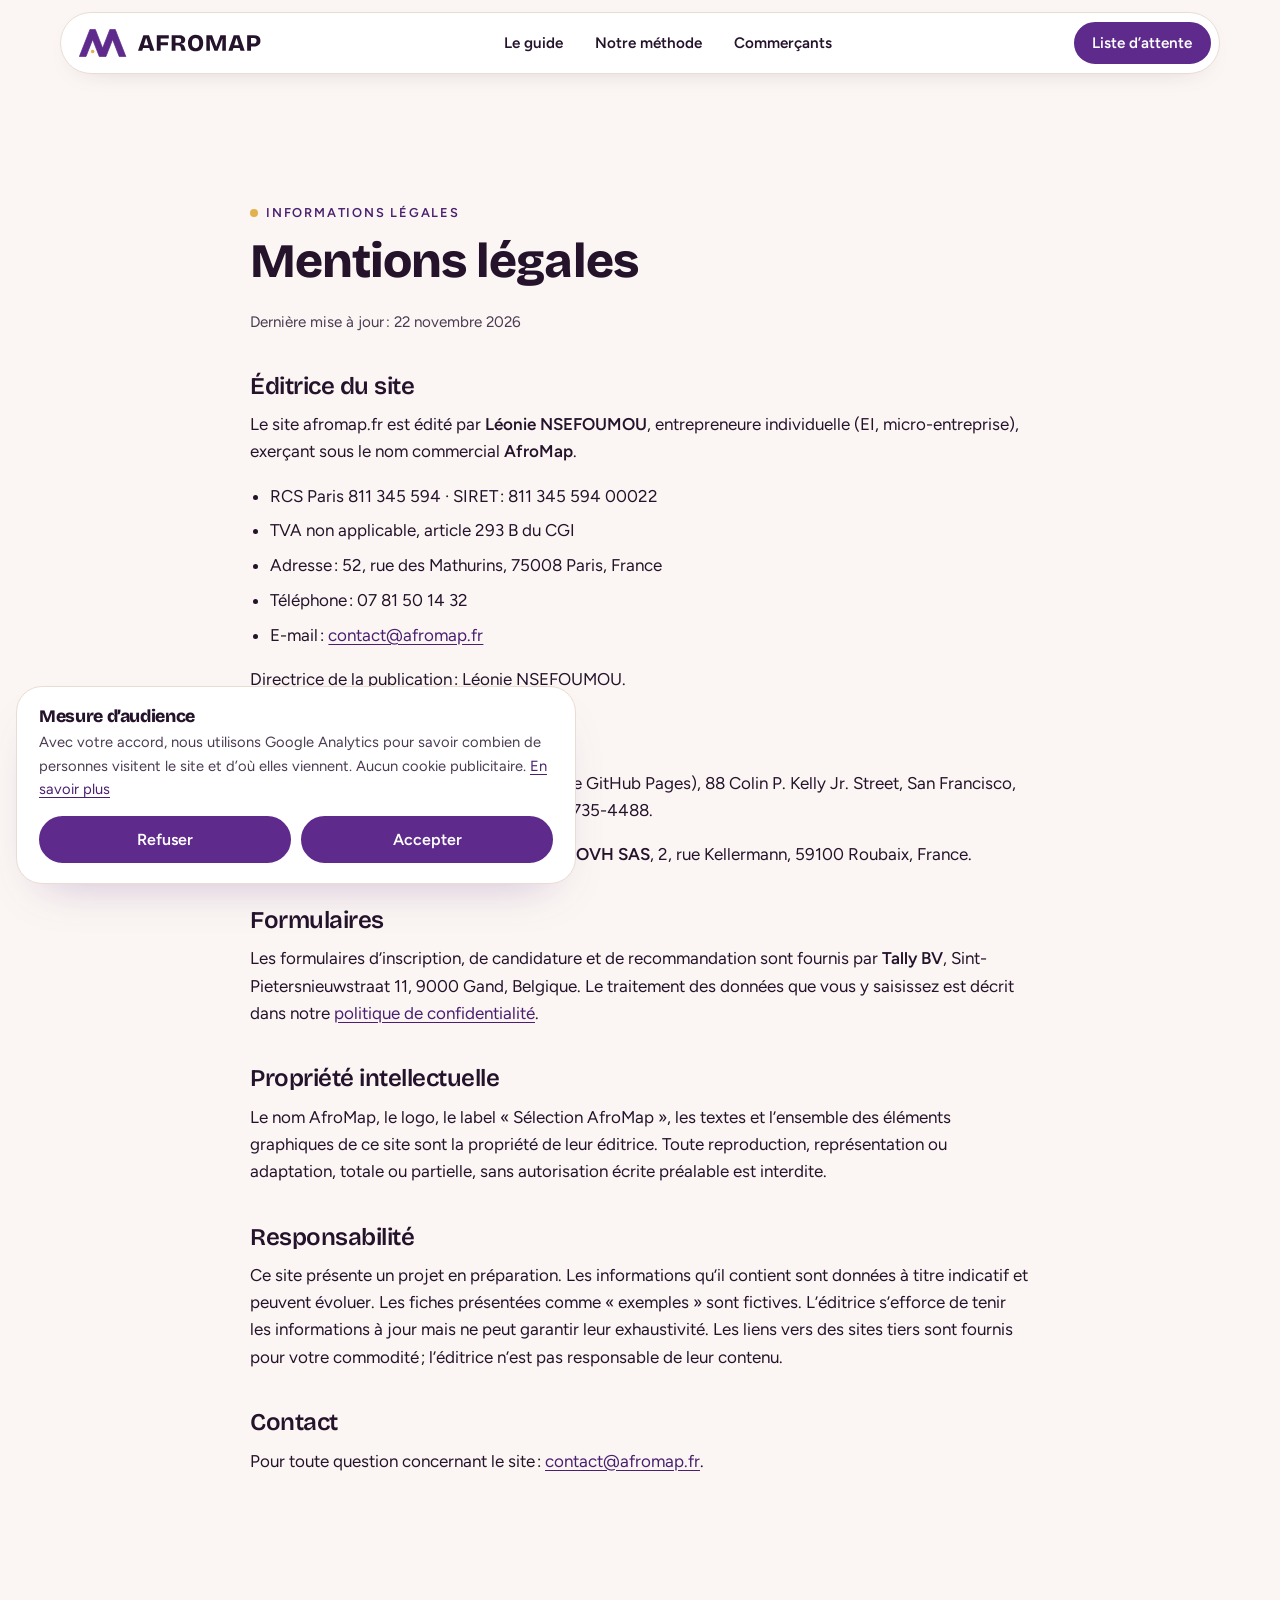
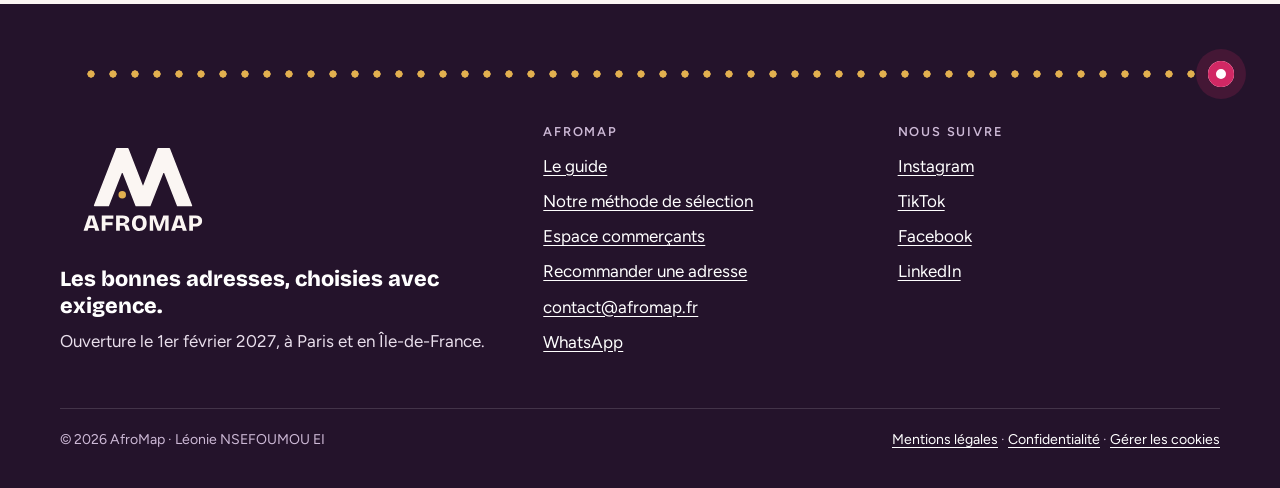
<file: mentions-legales/index.html>
<!doctype html>
<html lang="fr">
<head>
<meta charset="utf-8">
<meta name="viewport" content="width=device-width, initial-scale=1, viewport-fit=cover">
<title>Mentions légales · AfroMap</title>
<meta name="description" content="Mentions légales du site afromap.fr : éditrice, hébergeur, propriété intellectuelle.">

<link rel="canonical" href="https://afromap.fr/mentions-legales/">
<meta name="theme-color" content="#5E2A8C">
<meta property="og:title" content="Mentions légales · AfroMap">
<meta property="og:description" content="Mentions légales du site afromap.fr.">
<meta property="og:type" content="website">
<meta property="og:url" content="https://afromap.fr/mentions-legales/">
<meta property="og:locale" content="fr_FR">
<meta property="og:image" content="https://afromap.fr/og-image.jpg?v=20261122f">
<meta property="og:image:width" content="1200">
<meta property="og:image:height" content="630">
<meta property="og:image:alt" content="AfroMap : les bonnes adresses, choisies avec exigence">
<meta name="twitter:card" content="summary_large_image">
<link rel="icon" href="/assets/img/afromap-icone.svg" type="image/svg+xml">
<link rel="apple-touch-icon" href="/apple-touch-icon.png?v=20261122f">
<link rel="preload" href="/fonts/bricolage-grotesque-latin-800-normal.woff2" as="font" type="font/woff2" crossorigin>
<link rel="preload" href="/fonts/figtree-latin-400-normal.woff2" as="font" type="font/woff2" crossorigin>
<link rel="stylesheet" href="/site.css?v=20261122f">
<script type="application/ld+json">{"@context": "https://schema.org", "@type": "Organization", "name": "AfroMap", "url": "https://afromap.fr/", "logo": "https://afromap.fr/assets/img/afromap-icone.svg", "email": "contact@afromap.fr", "description": "AfroMap prépare une sélection de restaurants afro-caribéens à Paris et en Île-de-France, choisis selon cinq critères. Ouverture le 1er février 2027.", "slogan": "Les bonnes adresses, choisies avec exigence.", "foundingDate": "2026-09-29", "founder": {"@type": "Person", "name": "Léonie Nsefoumou", "jobTitle": "Fondatrice d’AfroMap", "sameAs": ["https://www.linkedin.com/in/leoniensefoumou/"]}, "areaServed": {"@type": "AdministrativeArea", "name": "Île-de-France"}, "sameAs": ["https://www.instagram.com/afromap_app/", "https://www.tiktok.com/@afromap_app", "https://www.facebook.com/profile.php?id=61595257712928", "https://www.linkedin.com/company/afromap-fr/"]}</script>
</head>
<body>
<a class="skip" href="#contenu">Aller au contenu</a>
<header class="top"><div class="wrap"><nav class="nav" aria-label="Navigation principale">
<a class="brand" href="/" aria-label="AfroMap, accueil"><img src="/afromap-logo-horizontal.svg" alt="" width="183" height="28"></a>
<ul><li><a href="/">Le guide</a></li><li><a href="/notre-methode-de-selection/">Notre méthode</a></li><li><a href="/commercants/">Commerçants</a></li></ul>
<a class="btn" href="https://tally.so/r/rjzMr5" target="_blank" rel="noopener" data-form="rjzMr5" data-place="menu">Liste d’attente</a>
<details class="menu"><summary>Menu</summary><div class="menu-panel"><ul><li><a href="/">Le guide</a></li><li><a href="/notre-methode-de-selection/">Notre méthode</a></li><li><a href="/commercants/">Commerçants</a></li></ul><a class="btn" href="https://tally.so/r/rjzMr5" target="_blank" rel="noopener" data-form="rjzMr5" data-place="menu-mobile">Liste d’attente</a></div></details>
</nav></div></header>
<main id="contenu">

<section class="sec"><div class="wrap prose">
<span class="eyebrow">Informations légales</span>
<h1>Mentions légales</h1>
<p class="updated">Dernière mise à jour : 22 novembre 2026</p>
<h2>Éditrice du site</h2>
<p>Le site afromap.fr est édité par <b>Léonie NSEFOUMOU</b>, entrepreneure individuelle (EI, micro-entreprise), exerçant sous le nom commercial <b>AfroMap</b>.</p>
<ul>
<li>RCS Paris 811 345 594 · SIRET : 811 345 594 00022</li>
<li>TVA non applicable, article 293 B du CGI</li>
<li>Adresse : 52, rue des Mathurins, 75008 Paris, France</li>
<li>Téléphone : 07 81 50 14 32</li>
<li>E-mail : <a href="mailto:contact@afromap.fr">contact@afromap.fr</a></li>
</ul>
<p>Directrice de la publication : Léonie NSEFOUMOU.</p>
<h2>Hébergement</h2>
<p>Le site est hébergé par <b>GitHub, Inc.</b> (service GitHub Pages), 88 Colin P. Kelly Jr. Street, San Francisco, CA 94107, États-Unis, téléphone : +1 (415) 735-4488.</p>
<p>Le nom de domaine est enregistré auprès d’<b>OVH SAS</b>, 2, rue Kellermann, 59100 Roubaix, France.</p>
<h2>Formulaires</h2>
<p>Les formulaires d’inscription, de candidature et de recommandation sont fournis par <b>Tally BV</b>, Sint-Pietersnieuwstraat 11, 9000 Gand, Belgique. Le traitement des données que vous y saisissez est décrit dans notre <a href="/confidentialite/">politique de confidentialité</a>.</p>
<h2>Propriété intellectuelle</h2>
<p>Le nom AfroMap, le logo, le label « Sélection AfroMap », les textes et l’ensemble des éléments graphiques de ce site sont la propriété de leur éditrice. Toute reproduction, représentation ou adaptation, totale ou partielle, sans autorisation écrite préalable est interdite.</p>
<h2>Responsabilité</h2>
<p>Ce site présente un projet en préparation. Les informations qu’il contient sont données à titre indicatif et peuvent évoluer. Les fiches présentées comme « exemples » sont fictives. L’éditrice s’efforce de tenir les informations à jour mais ne peut garantir leur exhaustivité. Les liens vers des sites tiers sont fournis pour votre commodité ; l’éditrice n’est pas responsable de leur contenu.</p>
<h2>Contact</h2>
<p>Pour toute question concernant le site : <a href="mailto:contact@afromap.fr">contact@afromap.fr</a>.</p>
</div></section>
</main>
<footer class="foot">
  <div class="thread end" aria-hidden="true"></div>
  <div class="wrap">
    <div class="foot-grid">
      <div>
        <img src="/assets/img/afromap-logo-fond-sombre.svg" alt="AfroMap" class="foot-logo" width="166" height="126">
        <p class="foot-sign">Les bonnes adresses, choisies avec exigence.</p>
        <p>Ouverture le 1er février 2027, à Paris et en Île-de-France.</p>
      </div>
      <div>
        <h3>AfroMap</h3>
        <ul>
          <li><a href="/">Le guide</a></li>
          <li><a href="/notre-methode-de-selection/">Notre méthode de sélection</a></li>
          <li><a href="/commercants/">Espace commerçants</a></li>
          <li><a href="https://tally.so/r/XxZPBd" target="_blank" rel="noopener" data-form="XxZPBd" data-place="pied-de-page">Recommander une adresse</a></li>
          <li><a href="mailto:contact@afromap.fr">contact@afromap.fr</a></li>
          <li><a href="https://wa.me/33781501432" target="_blank" rel="noopener">WhatsApp</a></li>
        </ul>
      </div>
      <div>
        <h3>Nous suivre</h3>
        <ul><li><a href="https://www.instagram.com/afromap_app/" target="_blank" rel="noopener">Instagram</a></li><li><a href="https://www.tiktok.com/@afromap_app" target="_blank" rel="noopener">TikTok</a></li><li><a href="https://www.facebook.com/profile.php?id=61595257712928" target="_blank" rel="noopener">Facebook</a></li><li><a href="https://www.linkedin.com/company/afromap-fr/" target="_blank" rel="noopener">LinkedIn</a></li></ul>
      </div>
    </div>
    <div class="foot-bottom">
      <span>© 2026 AfroMap · Léonie NSEFOUMOU EI</span>
      <span><a href="/mentions-legales/">Mentions légales</a> · <a href="/confidentialite/">Confidentialité</a> · <button class="linklike" type="button" data-ck-manage>Gérer les cookies</button></span>
    </div>
  </div>
</footer>
<div class="fmodal" id="fmodal" hidden role="dialog" aria-modal="true" aria-label="Formulaire AfroMap">
  <div class="fmodal-box">
    <button class="fmodal-close" type="button" aria-label="Fermer le formulaire">×</button>
    <iframe title="Formulaire AfroMap" loading="lazy"></iframe>
    <p class="fmodal-alt">Le formulaire ne s’affiche pas ? <a href="#" target="_blank" rel="noopener">Ouvrir dans un nouvel onglet</a>.</p>
  </div>
</div>
<div class="ck" id="ck" role="dialog" aria-labelledby="ck-t" aria-describedby="ck-d" hidden>
  <h2 id="ck-t">Mesure d’audience</h2>
  <p id="ck-d">Avec votre accord, nous utilisons Google Analytics pour savoir combien de personnes visitent le site et d’où elles viennent. Aucun cookie publicitaire. <a href="/confidentialite/">En savoir plus</a></p>
  <div class="ck-btns"><button class="btn" id="ck-no" type="button">Refuser</button><button class="btn" id="ck-yes" type="button">Accepter</button></div>
</div>
<script src="/site.js?v=20261122f" defer></script>
</body>
</html>
</file>
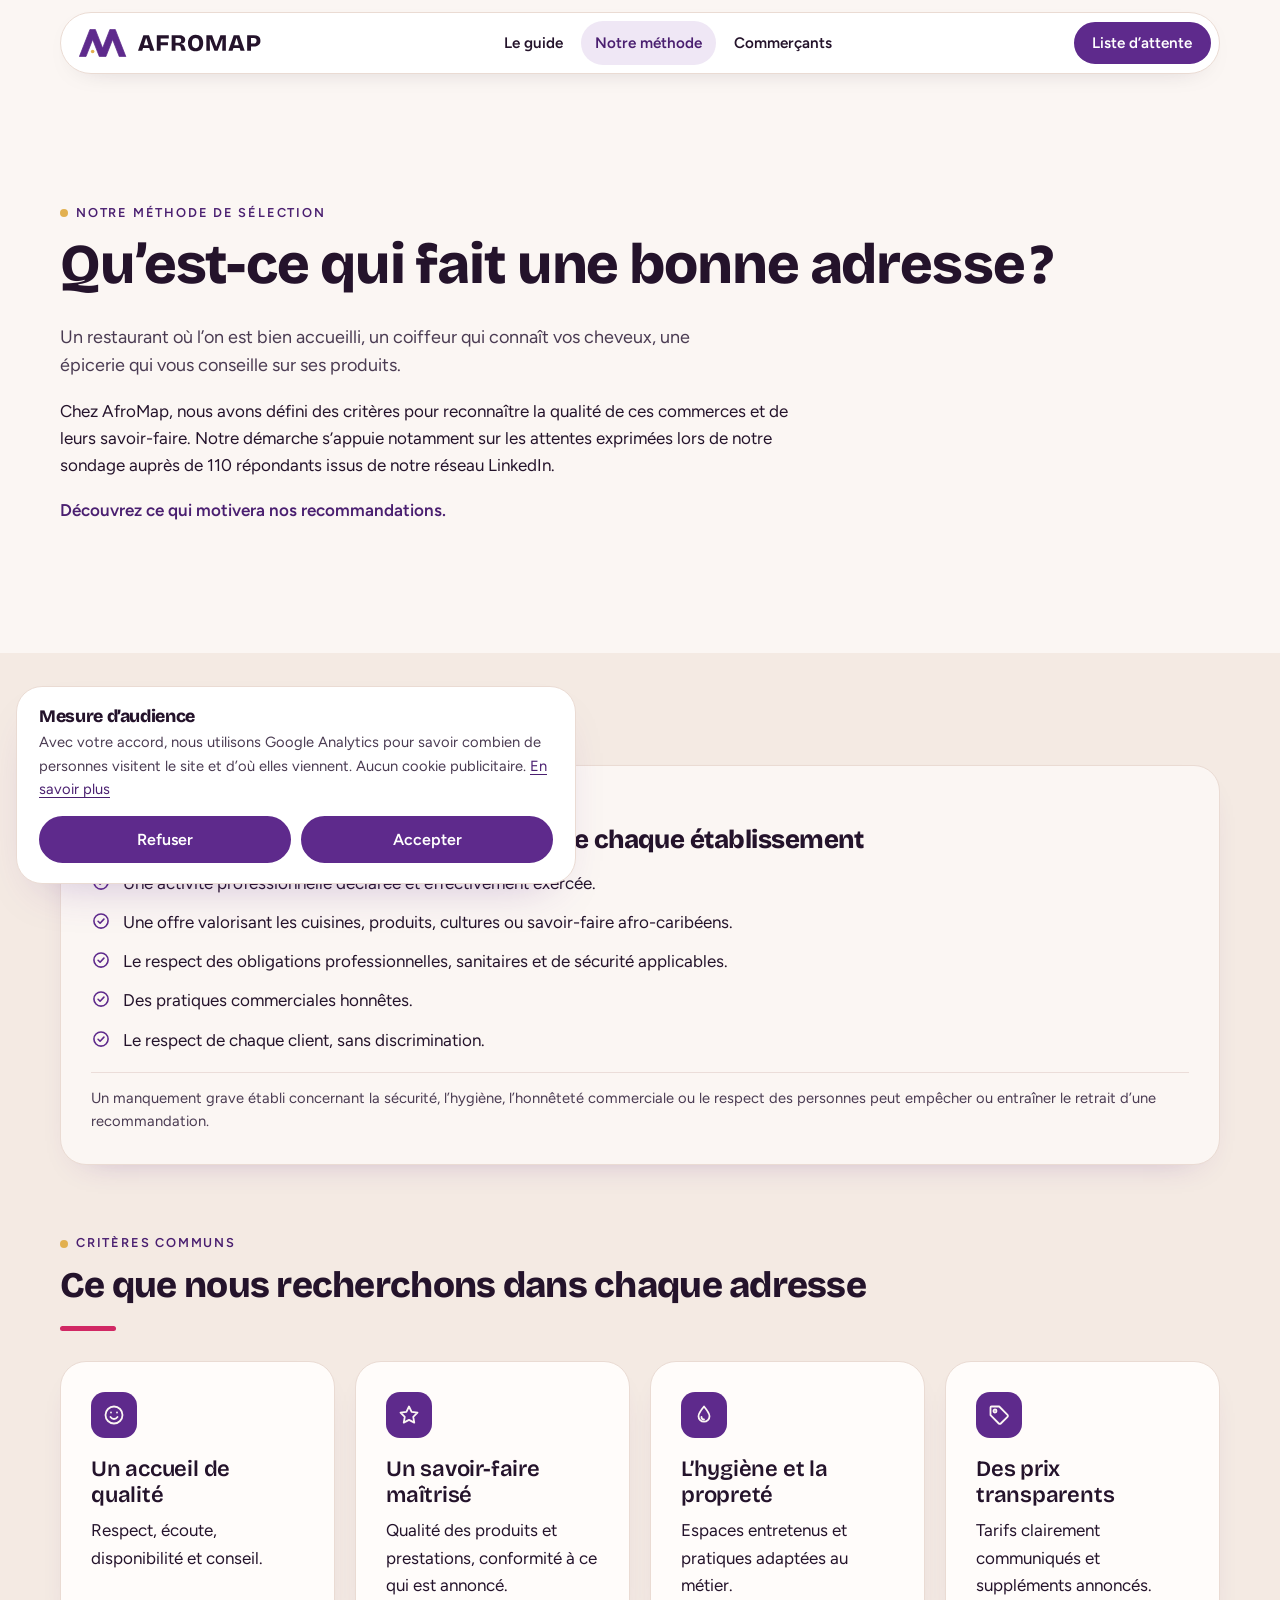
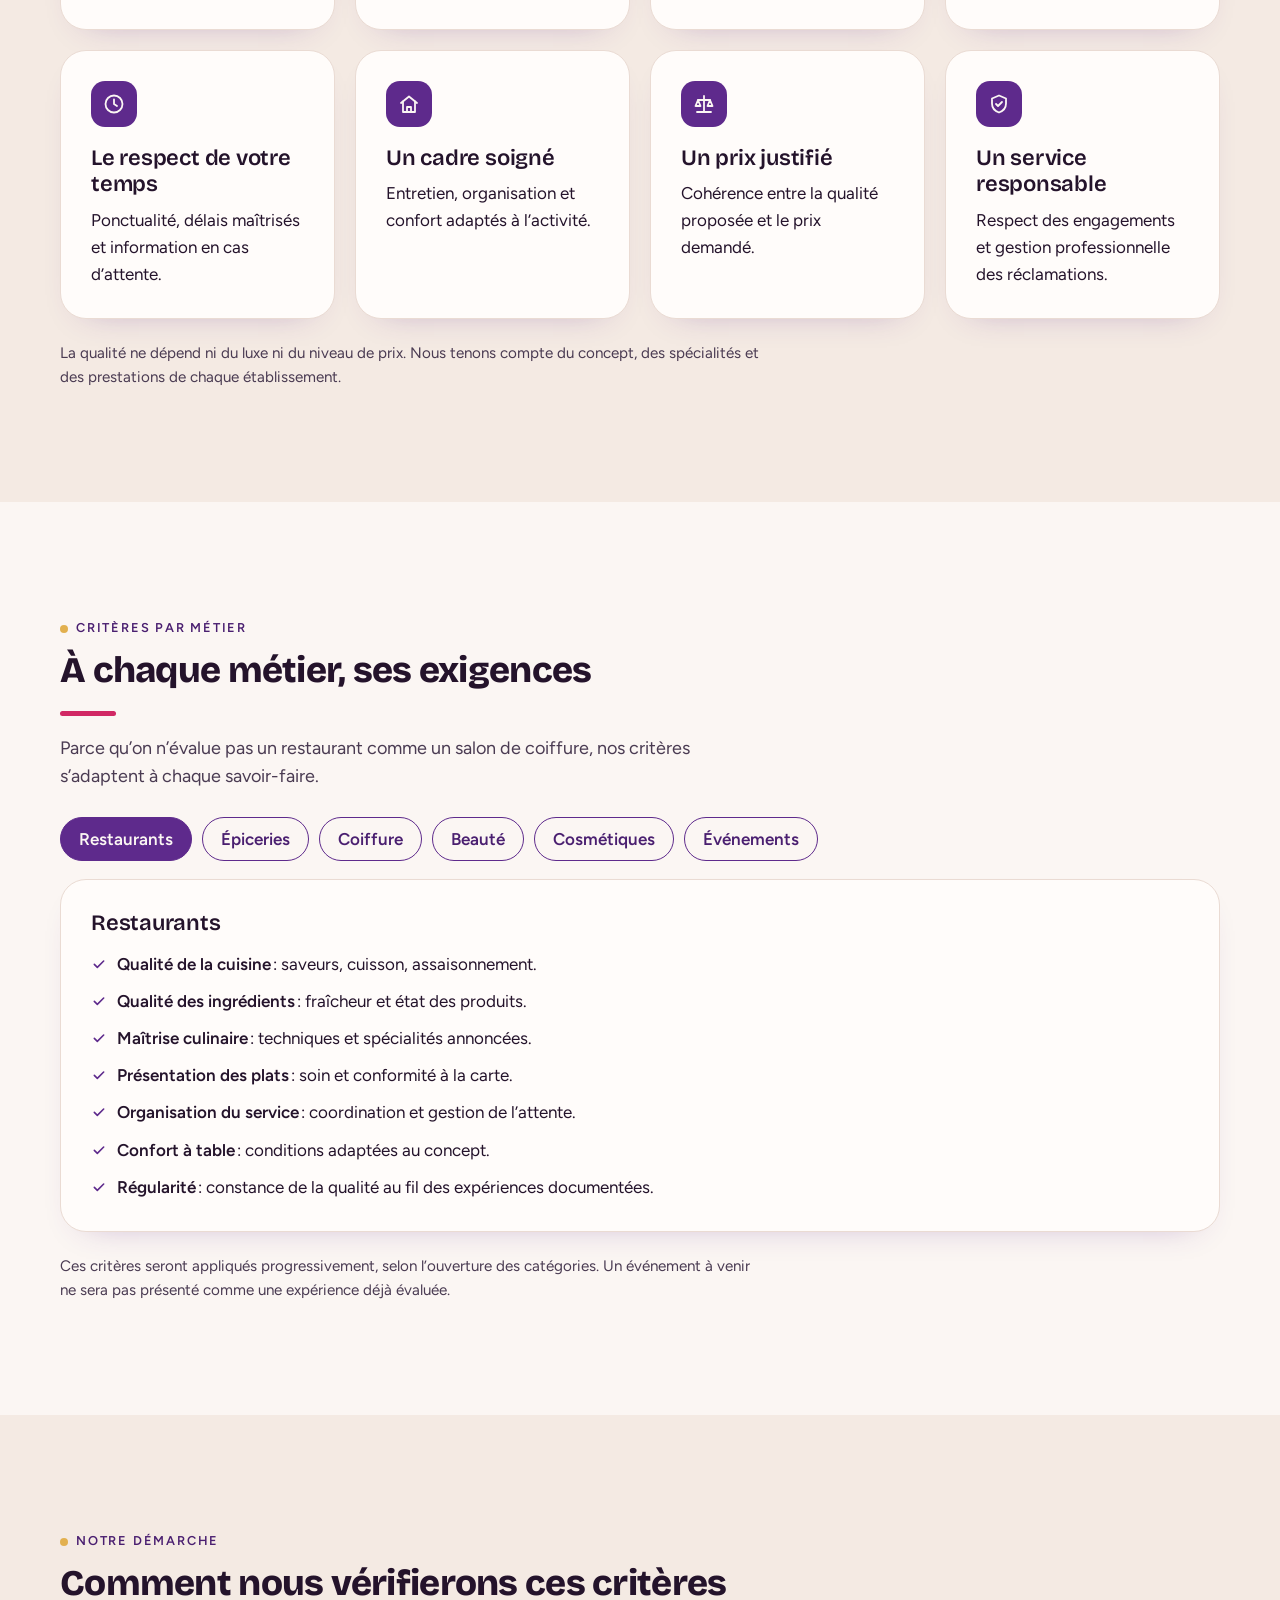
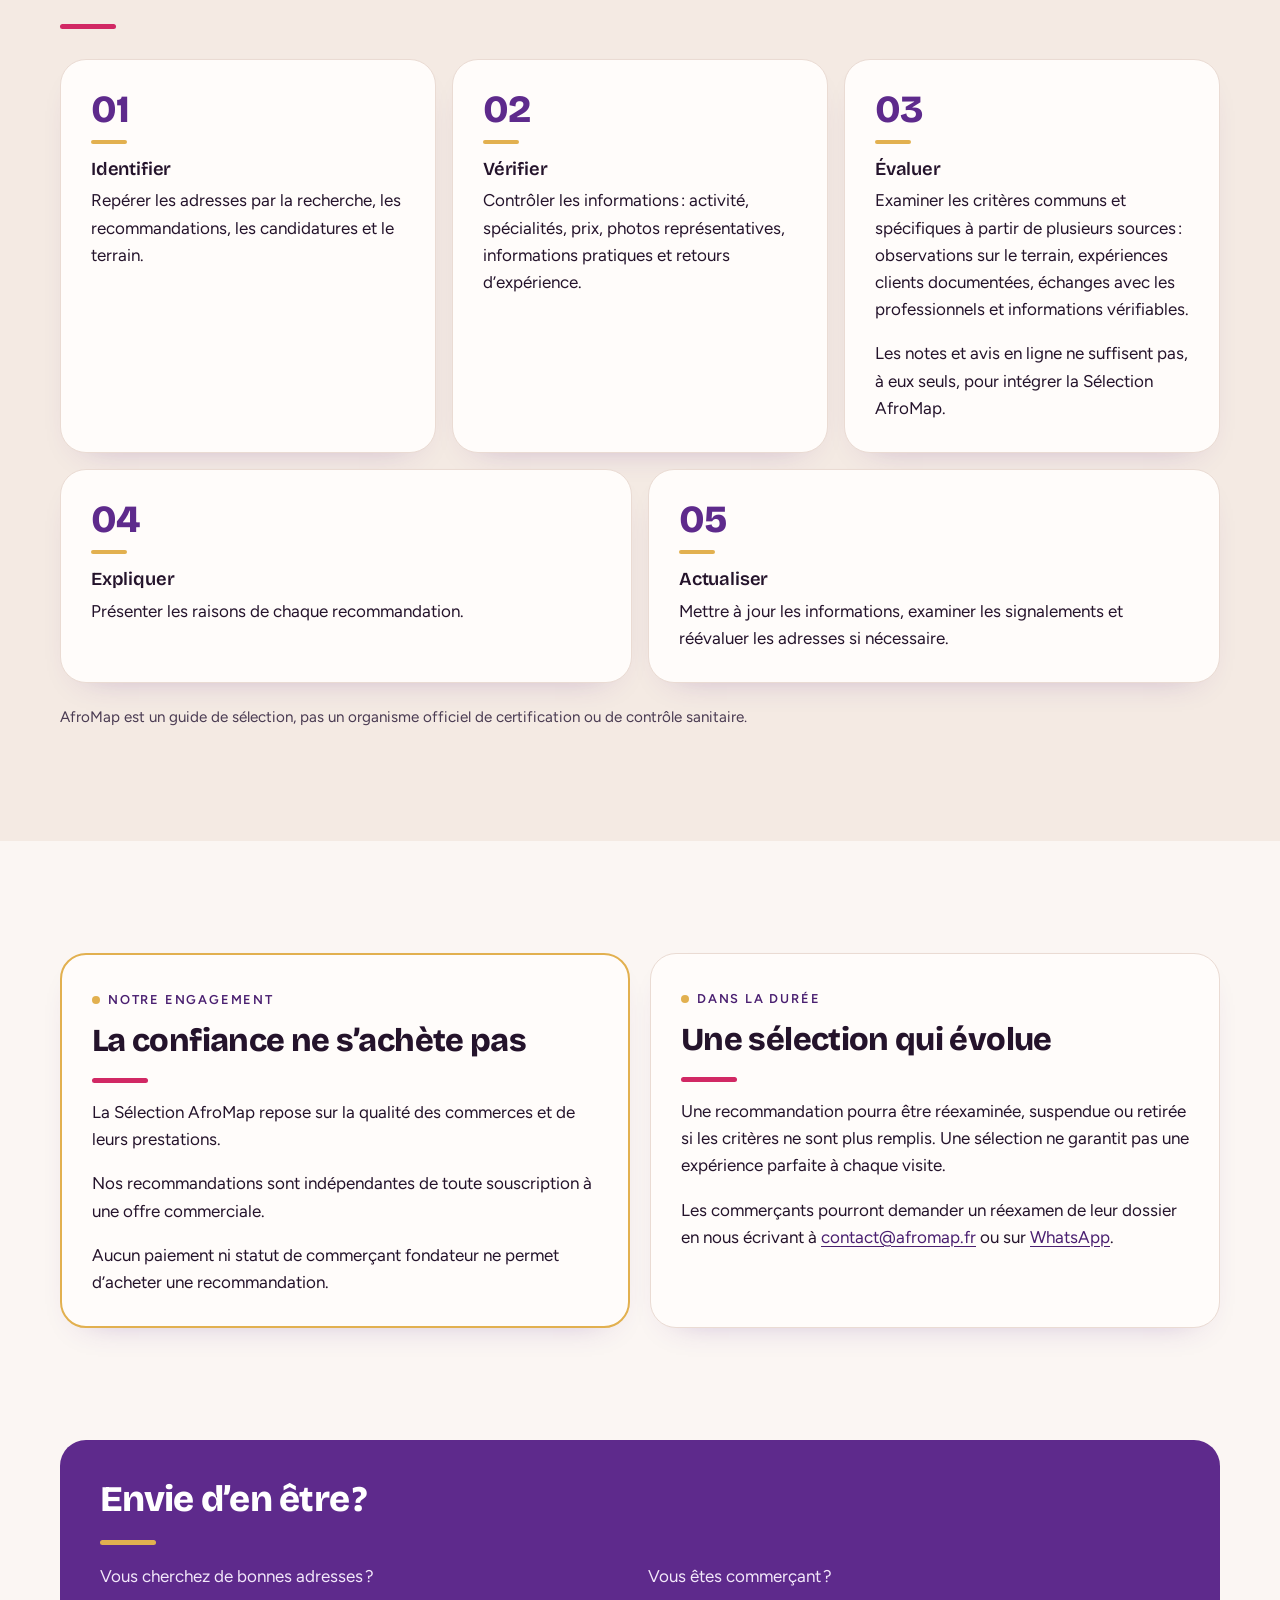
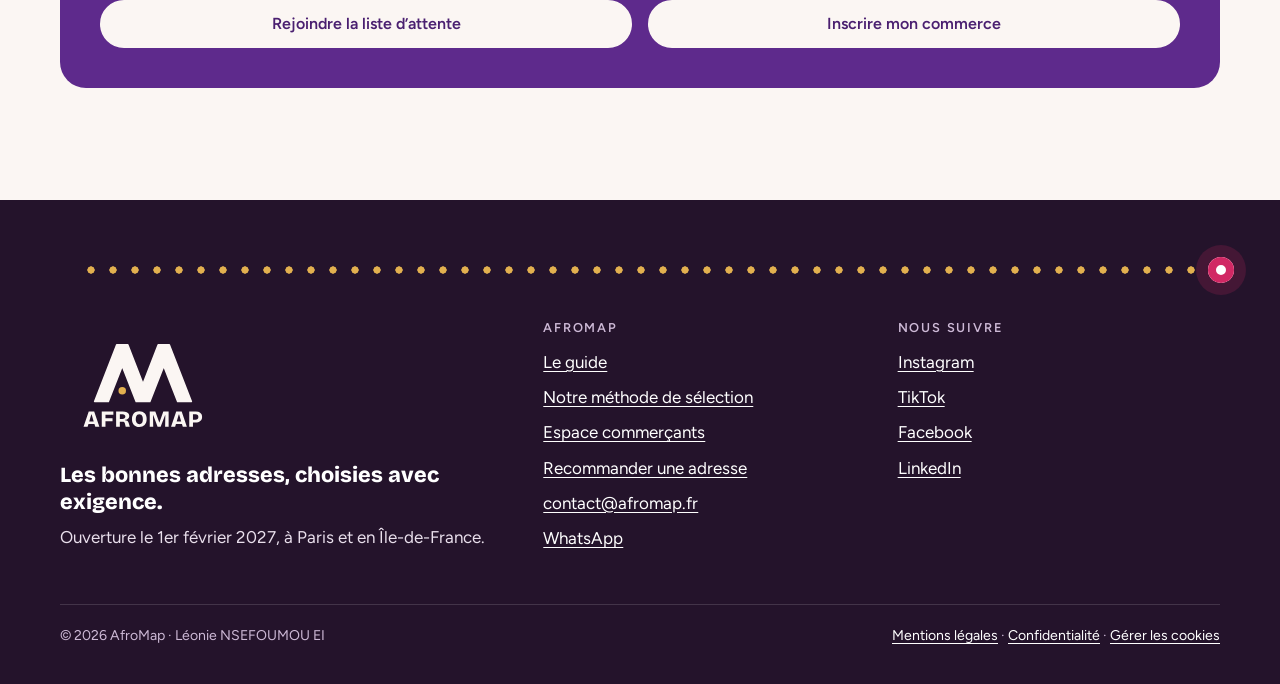
<file: notre-methode-de-selection/index.html>
<!doctype html>
<html lang="fr">
<head>
<meta charset="utf-8">
<meta name="viewport" content="width=device-width, initial-scale=1, viewport-fit=cover">
<title>Notre méthode de sélection · AfroMap</title>
<meta name="description" content="Les critères AfroMap pour recommander les bonnes adresses afro-caribéennes : huit critères communs et des exigences propres à chaque métier.">

<link rel="canonical" href="https://afromap.fr/notre-methode-de-selection/">
<meta name="theme-color" content="#5E2A8C">
<meta property="og:title" content="Notre méthode de sélection · AfroMap">
<meta property="og:description" content="Les critères AfroMap pour recommander les bonnes adresses afro-caribéennes : huit critères communs et des exigences propres à chaque métier.">
<meta property="og:type" content="website">
<meta property="og:url" content="https://afromap.fr/notre-methode-de-selection/">
<meta property="og:locale" content="fr_FR">
<meta property="og:image" content="https://afromap.fr/og-image.jpg?v=20261122f">
<meta property="og:image:width" content="1200">
<meta property="og:image:height" content="630">
<meta property="og:image:alt" content="AfroMap : les bonnes adresses, choisies avec exigence">
<meta name="twitter:card" content="summary_large_image">
<link rel="icon" href="/assets/img/afromap-icone.svg" type="image/svg+xml">
<link rel="apple-touch-icon" href="/apple-touch-icon.png?v=20261122f">
<link rel="preload" href="/fonts/bricolage-grotesque-latin-800-normal.woff2" as="font" type="font/woff2" crossorigin>
<link rel="preload" href="/fonts/figtree-latin-400-normal.woff2" as="font" type="font/woff2" crossorigin>
<link rel="stylesheet" href="/site.css?v=20261122f">
<script type="application/ld+json">{"@context": "https://schema.org", "@type": "Organization", "name": "AfroMap", "url": "https://afromap.fr/", "logo": "https://afromap.fr/assets/img/afromap-icone.svg", "email": "contact@afromap.fr", "description": "AfroMap prépare une sélection de restaurants afro-caribéens à Paris et en Île-de-France, choisis selon cinq critères. Ouverture le 1er février 2027.", "slogan": "Les bonnes adresses, choisies avec exigence.", "foundingDate": "2026-09-29", "founder": {"@type": "Person", "name": "Léonie Nsefoumou", "jobTitle": "Fondatrice d’AfroMap", "sameAs": ["https://www.linkedin.com/in/leoniensefoumou/"]}, "areaServed": {"@type": "AdministrativeArea", "name": "Île-de-France"}, "sameAs": ["https://www.instagram.com/afromap_app/", "https://www.tiktok.com/@afromap_app", "https://www.facebook.com/profile.php?id=61595257712928", "https://www.linkedin.com/company/afromap-fr/"]}</script>
</head>
<body>
<a class="skip" href="#contenu">Aller au contenu</a>
<header class="top"><div class="wrap"><nav class="nav" aria-label="Navigation principale">
<a class="brand" href="/" aria-label="AfroMap, accueil"><img src="/afromap-logo-horizontal.svg" alt="" width="183" height="28"></a>
<ul><li><a href="/">Le guide</a></li><li><a href="/notre-methode-de-selection/" aria-current="page">Notre méthode</a></li><li><a href="/commercants/">Commerçants</a></li></ul>
<a class="btn" href="https://tally.so/r/rjzMr5" target="_blank" rel="noopener" data-form="rjzMr5" data-place="menu">Liste d’attente</a>
<details class="menu"><summary>Menu</summary><div class="menu-panel"><ul><li><a href="/">Le guide</a></li><li><a href="/notre-methode-de-selection/" aria-current="page">Notre méthode</a></li><li><a href="/commercants/">Commerçants</a></li></ul><a class="btn" href="https://tally.so/r/rjzMr5" target="_blank" rel="noopener" data-form="rjzMr5" data-place="menu-mobile">Liste d’attente</a></div></details>
</nav></div></header>
<main id="contenu">
<style>
  .methode .liste-crit{list-style:none;padding:0;margin:14px 0 0;display:grid;gap:10px}
  .methode .liste-crit li{display:flex;gap:10px}
  .methode .onglets{display:flex;flex-wrap:wrap;gap:10px;margin:26px 0 18px}
  .methode .onglet{font:inherit;font-weight:600;line-height:1.2;padding:10px 18px;border-radius:999px;border:1.5px solid var(--violet);background:transparent;color:var(--violet-ink);cursor:pointer;min-height:44px}
  .methode .onglet:hover{background:var(--violet-soft)}
  .methode .onglet[aria-selected="true"]{background:var(--violet);color:var(--creme)}
  .methode .panneau h3{margin-top:0}
  .methode .panneaux{display:grid;gap:16px}
  .methode .js-onglets .panneaux{display:block}
  .methode .etapes{list-style:none;padding:0;margin:30px 0 0;display:grid;grid-template-columns:repeat(6,minmax(0,1fr));gap:16px}
  .methode .etapes li{grid-column:span 2}
  .methode .etapes li:nth-child(n+4){grid-column:span 3}
  .methode .etapes h3{font-size:1.15rem}
  .methode .note-cadre{margin:22px 0 0;font-size:.95rem;color:#4A3B52}
  @media (max-width:1000px){.methode .etapes{grid-template-columns:repeat(2,minmax(0,1fr))}.methode .etapes li,.methode .etapes li:nth-child(n+4){grid-column:auto}.methode .etapes li:last-child{grid-column:1/-1}}
  @media (max-width:620px){.methode .etapes{grid-template-columns:1fr}.methode .onglet{padding:9px 14px;font-size:.95rem}}
</style>

<section class="sec methode" aria-labelledby="met-t">
  <div class="wrap">
    <span class="eyebrow">Notre méthode de sélection</span>
    <h1 class="t" id="met-t">Qu’est-ce qui fait une bonne adresse ?</h1>
    <p class="lead">Un restaurant où l’on est bien accueilli, un coiffeur qui connaît vos cheveux, une épicerie qui vous conseille sur ses produits.</p>
    <p style="max-width:68ch">Chez AfroMap, nous avons défini des critères pour reconnaître la qualité de ces commerces et de leurs savoir-faire. Notre démarche s’appuie notamment sur les attentes exprimées lors de notre sondage auprès de 110 répondants issus de notre réseau LinkedIn.</p>
    <p style="max-width:68ch;font-weight:700;color:var(--violet-ink)">Découvrez ce qui motivera nos recommandations.</p>
  </div>
</section>

<section class="sec white methode" id="criteres" aria-labelledby="com-t">
  <div class="wrap">
    <div class="card" id="conditions" style="background:var(--creme);margin-bottom:clamp(40px,6vw,64px)" role="region" aria-labelledby="cond-t">
      <p style="margin:0 0 8px;font-weight:700;font-size:.85rem;letter-spacing:.06em;text-transform:uppercase;color:var(--violet)">Les conditions de sélection</p>
      <h2 id="cond-t" style="margin:0;font-family:var(--titre);font-size:clamp(1.3rem,2.6vw,1.6rem);color:var(--encre)">Les engagements que nous attendons de chaque établissement</h2>
      <ul style="list-style:none;padding:0;margin:16px 0 0;display:grid;gap:12px"><li style="display:flex;gap:12px"><svg width="20" height="20" viewBox="0 0 24 24" fill="none" stroke="currentColor" stroke-width="1.9" stroke-linecap="round" stroke-linejoin="round" aria-hidden="true" style="flex:0 0 auto;margin-top:2px;color:var(--violet)"><circle cx="12" cy="12" r="8.5"/><path d="M8.5 12.3l2.4 2.4 4.6-4.9"/></svg><span>Une activité professionnelle déclarée et effectivement exercée.</span></li><li style="display:flex;gap:12px"><svg width="20" height="20" viewBox="0 0 24 24" fill="none" stroke="currentColor" stroke-width="1.9" stroke-linecap="round" stroke-linejoin="round" aria-hidden="true" style="flex:0 0 auto;margin-top:2px;color:var(--violet)"><circle cx="12" cy="12" r="8.5"/><path d="M8.5 12.3l2.4 2.4 4.6-4.9"/></svg><span>Une offre valorisant les cuisines, produits, cultures ou savoir-faire afro-caribéens.</span></li><li style="display:flex;gap:12px"><svg width="20" height="20" viewBox="0 0 24 24" fill="none" stroke="currentColor" stroke-width="1.9" stroke-linecap="round" stroke-linejoin="round" aria-hidden="true" style="flex:0 0 auto;margin-top:2px;color:var(--violet)"><circle cx="12" cy="12" r="8.5"/><path d="M8.5 12.3l2.4 2.4 4.6-4.9"/></svg><span>Le respect des obligations professionnelles, sanitaires et de sécurité applicables.</span></li><li style="display:flex;gap:12px"><svg width="20" height="20" viewBox="0 0 24 24" fill="none" stroke="currentColor" stroke-width="1.9" stroke-linecap="round" stroke-linejoin="round" aria-hidden="true" style="flex:0 0 auto;margin-top:2px;color:var(--violet)"><circle cx="12" cy="12" r="8.5"/><path d="M8.5 12.3l2.4 2.4 4.6-4.9"/></svg><span>Des pratiques commerciales honnêtes.</span></li><li style="display:flex;gap:12px"><svg width="20" height="20" viewBox="0 0 24 24" fill="none" stroke="currentColor" stroke-width="1.9" stroke-linecap="round" stroke-linejoin="round" aria-hidden="true" style="flex:0 0 auto;margin-top:2px;color:var(--violet)"><circle cx="12" cy="12" r="8.5"/><path d="M8.5 12.3l2.4 2.4 4.6-4.9"/></svg><span>Le respect de chaque client, sans discrimination.</span></li></ul>
      <p style="margin:18px 0 0;padding-top:14px;border-top:1px solid #EBDDD9;font-size:.92rem;color:#4A3B52">Un manquement grave établi concernant la sécurité, l’hygiène, l’honnêteté commerciale ou le respect des personnes peut empêcher ou entraîner le retrait d’une recommandation.</p>
    </div>
    <span class="eyebrow">Critères communs</span>
    <h2 class="t" id="com-t">Ce que nous recherchons dans chaque adresse</h2>
    <div class="grid g4" style="margin-top:30px">
      <div class="card"><div class="ico"><svg width="24" height="24" viewBox="0 0 24 24" fill="none" stroke="currentColor" stroke-width="1.8" stroke-linecap="round" stroke-linejoin="round" aria-hidden="true"><circle cx="12" cy="12" r="8.5"/><path d="M8.5 14c.9 1.3 2.1 2 3.5 2s2.6-.7 3.5-2M9 9.5h.01M15 9.5h.01"/></svg></div><h3>Un accueil de qualité</h3><p>Respect, écoute, disponibilité et conseil.</p></div>
      <div class="card"><div class="ico"><svg width="24" height="24" viewBox="0 0 24 24" fill="none" stroke="currentColor" stroke-width="1.8" stroke-linecap="round" stroke-linejoin="round" aria-hidden="true"><path d="M12 3.5l2.6 5.3 5.9.9-4.25 4.1 1 5.8L12 16.9l-5.25 2.7 1-5.8L3.5 9.7l5.9-.9z"/></svg></div><h3>Un savoir-faire maîtrisé</h3><p>Qualité des produits et prestations, conformité à ce qui est annoncé.</p></div>
      <div class="card"><div class="ico"><svg width="24" height="24" viewBox="0 0 24 24" fill="none" stroke="currentColor" stroke-width="1.8" stroke-linecap="round" stroke-linejoin="round" aria-hidden="true"><path d="M12 3.5c3 3.6 5.5 6.7 5.5 9.7a5.5 5.5 0 0 1-11 0c0-3 2.5-6.1 5.5-9.7z"/><path d="M9.5 14a2.5 2.5 0 0 0 2.5 2.5"/></svg></div><h3>L’hygiène et la propreté</h3><p>Espaces entretenus et pratiques adaptées au métier.</p></div>
      <div class="card"><div class="ico"><svg width="24" height="24" viewBox="0 0 24 24" fill="none" stroke="currentColor" stroke-width="1.8" stroke-linecap="round" stroke-linejoin="round" aria-hidden="true"><path d="M3.5 12.2V4.5a1 1 0 0 1 1-1h7.7l8.3 8.3a1.4 1.4 0 0 1 0 2l-6.7 6.7a1.4 1.4 0 0 1-2 0z"/><circle cx="8" cy="8" r="1.5"/></svg></div><h3>Des prix transparents</h3><p>Tarifs clairement communiqués et suppléments annoncés.</p></div>
      <div class="card"><div class="ico"><svg width="24" height="24" viewBox="0 0 24 24" fill="none" stroke="currentColor" stroke-width="1.8" stroke-linecap="round" stroke-linejoin="round" aria-hidden="true"><circle cx="12" cy="12" r="8.5"/><path d="M12 7.5V12l3 2"/></svg></div><h3>Le respect de votre temps</h3><p>Ponctualité, délais maîtrisés et information en cas d’attente.</p></div>
      <div class="card"><div class="ico"><svg width="24" height="24" viewBox="0 0 24 24" fill="none" stroke="currentColor" stroke-width="1.8" stroke-linecap="round" stroke-linejoin="round" aria-hidden="true"><path d="M4 11l8-6.5 8 6.5"/><path d="M6 9.5V20h12V9.5"/><path d="M10 20v-5h4v5"/></svg></div><h3>Un cadre soigné</h3><p>Entretien, organisation et confort adaptés à l’activité.</p></div>
      <div class="card"><div class="ico"><svg width="24" height="24" viewBox="0 0 24 24" fill="none" stroke="currentColor" stroke-width="1.8" stroke-linecap="round" stroke-linejoin="round" aria-hidden="true"><path d="M12 4v16M5 20h14M6 8h12"/><path d="M6 8l-2.5 6h5zM18 8l-2.5 6h5z"/></svg></div><h3>Un prix justifié</h3><p>Cohérence entre la qualité proposée et le prix demandé.</p></div>
      <div class="card"><div class="ico"><svg width="24" height="24" viewBox="0 0 24 24" fill="none" stroke="currentColor" stroke-width="1.8" stroke-linecap="round" stroke-linejoin="round" aria-hidden="true"><path d="M12 3.5l7 3v5c0 4.4-3 7.6-7 9-4-1.4-7-4.6-7-9v-5z"/><path d="M9 12l2 2 4-4"/></svg></div><h3>Un service responsable</h3><p>Respect des engagements et gestion professionnelle des réclamations.</p></div>
    </div>
    <p class="note-cadre" style="max-width:70ch">La qualité ne dépend ni du luxe ni du niveau de prix. Nous tenons compte du concept, des spécialités et des prestations de chaque établissement.</p>
  </div>
</section>

<section class="sec methode" id="metiers" aria-labelledby="mt-t">
  <div class="wrap">
    <span class="eyebrow">Critères par métier</span>
    <h2 class="t" id="mt-t">À chaque métier, ses exigences</h2>
    <p class="lead">Parce qu’on n’évalue pas un restaurant comme un salon de coiffure, nos critères s’adaptent à chaque savoir-faire.</p>
    <div class="zone-onglets">
      <div class="onglets" role="tablist" aria-label="Critères par métier" hidden><button type="button" class="onglet" role="tab" id="tab-restaurants" aria-controls="panel-restaurants" aria-selected="true">Restaurants</button><button type="button" class="onglet" role="tab" id="tab-epiceries" aria-controls="panel-epiceries" aria-selected="false" tabindex="-1">Épiceries</button><button type="button" class="onglet" role="tab" id="tab-coiffure" aria-controls="panel-coiffure" aria-selected="false" tabindex="-1">Coiffure</button><button type="button" class="onglet" role="tab" id="tab-beaute" aria-controls="panel-beaute" aria-selected="false" tabindex="-1">Beauté</button><button type="button" class="onglet" role="tab" id="tab-cosmetiques" aria-controls="panel-cosmetiques" aria-selected="false" tabindex="-1">Cosmétiques</button><button type="button" class="onglet" role="tab" id="tab-evenements" aria-controls="panel-evenements" aria-selected="false" tabindex="-1">Événements</button></div>
      <div class="panneaux">
      <div class="card panneau" role="tabpanel" id="panel-restaurants" aria-labelledby="tab-restaurants" tabindex="0"><h3>Restaurants</h3><ul class="liste-crit"><li><svg width="16" height="16" viewBox="0 0 24 24" fill="none" stroke="currentColor" stroke-width="2.4" stroke-linecap="round" stroke-linejoin="round" aria-hidden="true" style="flex:0 0 auto;margin-top:5px;color:var(--violet)"><path d="M5 12.5l4.5 4.5L19 7.5"/></svg><span><b>Qualité de la cuisine</b> : saveurs, cuisson, assaisonnement.</span></li><li><svg width="16" height="16" viewBox="0 0 24 24" fill="none" stroke="currentColor" stroke-width="2.4" stroke-linecap="round" stroke-linejoin="round" aria-hidden="true" style="flex:0 0 auto;margin-top:5px;color:var(--violet)"><path d="M5 12.5l4.5 4.5L19 7.5"/></svg><span><b>Qualité des ingrédients</b> : fraîcheur et état des produits.</span></li><li><svg width="16" height="16" viewBox="0 0 24 24" fill="none" stroke="currentColor" stroke-width="2.4" stroke-linecap="round" stroke-linejoin="round" aria-hidden="true" style="flex:0 0 auto;margin-top:5px;color:var(--violet)"><path d="M5 12.5l4.5 4.5L19 7.5"/></svg><span><b>Maîtrise culinaire</b> : techniques et spécialités annoncées.</span></li><li><svg width="16" height="16" viewBox="0 0 24 24" fill="none" stroke="currentColor" stroke-width="2.4" stroke-linecap="round" stroke-linejoin="round" aria-hidden="true" style="flex:0 0 auto;margin-top:5px;color:var(--violet)"><path d="M5 12.5l4.5 4.5L19 7.5"/></svg><span><b>Présentation des plats</b> : soin et conformité à la carte.</span></li><li><svg width="16" height="16" viewBox="0 0 24 24" fill="none" stroke="currentColor" stroke-width="2.4" stroke-linecap="round" stroke-linejoin="round" aria-hidden="true" style="flex:0 0 auto;margin-top:5px;color:var(--violet)"><path d="M5 12.5l4.5 4.5L19 7.5"/></svg><span><b>Organisation du service</b> : coordination et gestion de l’attente.</span></li><li><svg width="16" height="16" viewBox="0 0 24 24" fill="none" stroke="currentColor" stroke-width="2.4" stroke-linecap="round" stroke-linejoin="round" aria-hidden="true" style="flex:0 0 auto;margin-top:5px;color:var(--violet)"><path d="M5 12.5l4.5 4.5L19 7.5"/></svg><span><b>Confort à table</b> : conditions adaptées au concept.</span></li><li><svg width="16" height="16" viewBox="0 0 24 24" fill="none" stroke="currentColor" stroke-width="2.4" stroke-linecap="round" stroke-linejoin="round" aria-hidden="true" style="flex:0 0 auto;margin-top:5px;color:var(--violet)"><path d="M5 12.5l4.5 4.5L19 7.5"/></svg><span><b>Régularité</b> : constance de la qualité au fil des expériences documentées.</span></li></ul></div>
      <div class="card panneau" role="tabpanel" id="panel-epiceries" aria-labelledby="tab-epiceries" tabindex="0"><h3>Épiceries</h3><ul class="liste-crit"><li><svg width="16" height="16" viewBox="0 0 24 24" fill="none" stroke="currentColor" stroke-width="2.4" stroke-linecap="round" stroke-linejoin="round" aria-hidden="true" style="flex:0 0 auto;margin-top:5px;color:var(--violet)"><path d="M5 12.5l4.5 4.5L19 7.5"/></svg><span>Fraîcheur et état des produits.</span></li><li><svg width="16" height="16" viewBox="0 0 24 24" fill="none" stroke="currentColor" stroke-width="2.4" stroke-linecap="round" stroke-linejoin="round" aria-hidden="true" style="flex:0 0 auto;margin-top:5px;color:var(--violet)"><path d="M5 12.5l4.5 4.5L19 7.5"/></svg><span>Conservation et chaîne du froid lorsque nécessaire.</span></li><li><svg width="16" height="16" viewBox="0 0 24 24" fill="none" stroke="currentColor" stroke-width="2.4" stroke-linecap="round" stroke-linejoin="round" aria-hidden="true" style="flex:0 0 auto;margin-top:5px;color:var(--violet)"><path d="M5 12.5l4.5 4.5L19 7.5"/></svg><span>Traçabilité et étiquetage.</span></li><li><svg width="16" height="16" viewBox="0 0 24 24" fill="none" stroke="currentColor" stroke-width="2.4" stroke-linecap="round" stroke-linejoin="round" aria-hidden="true" style="flex:0 0 auto;margin-top:5px;color:var(--violet)"><path d="M5 12.5l4.5 4.5L19 7.5"/></svg><span>Pertinence de l’assortiment par rapport aux spécialités annoncées.</span></li><li><svg width="16" height="16" viewBox="0 0 24 24" fill="none" stroke="currentColor" stroke-width="2.4" stroke-linecap="round" stroke-linejoin="round" aria-hidden="true" style="flex:0 0 auto;margin-top:5px;color:var(--violet)"><path d="M5 12.5l4.5 4.5L19 7.5"/></svg><span>Connaissance des produits et conseil.</span></li><li><svg width="16" height="16" viewBox="0 0 24 24" fill="none" stroke="currentColor" stroke-width="2.4" stroke-linecap="round" stroke-linejoin="round" aria-hidden="true" style="flex:0 0 auto;margin-top:5px;color:var(--violet)"><path d="M5 12.5l4.5 4.5L19 7.5"/></svg><span>Organisation et lisibilité des rayons.</span></li></ul></div>
      <div class="card panneau" role="tabpanel" id="panel-coiffure" aria-labelledby="tab-coiffure" tabindex="0"><h3>Coiffure</h3><ul class="liste-crit"><li><svg width="16" height="16" viewBox="0 0 24 24" fill="none" stroke="currentColor" stroke-width="2.4" stroke-linecap="round" stroke-linejoin="round" aria-hidden="true" style="flex:0 0 auto;margin-top:5px;color:var(--violet)"><path d="M5 12.5l4.5 4.5L19 7.5"/></svg><span>Maîtrise des textures et techniques annoncées.</span></li><li><svg width="16" height="16" viewBox="0 0 24 24" fill="none" stroke="currentColor" stroke-width="2.4" stroke-linecap="round" stroke-linejoin="round" aria-hidden="true" style="flex:0 0 auto;margin-top:5px;color:var(--violet)"><path d="M5 12.5l4.5 4.5L19 7.5"/></svg><span>Diagnostic capillaire adapté.</span></li><li><svg width="16" height="16" viewBox="0 0 24 24" fill="none" stroke="currentColor" stroke-width="2.4" stroke-linecap="round" stroke-linejoin="round" aria-hidden="true" style="flex:0 0 auto;margin-top:5px;color:var(--violet)"><path d="M5 12.5l4.5 4.5L19 7.5"/></svg><span>Respect du cheveu et prévention des dommages.</span></li><li><svg width="16" height="16" viewBox="0 0 24 24" fill="none" stroke="currentColor" stroke-width="2.4" stroke-linecap="round" stroke-linejoin="round" aria-hidden="true" style="flex:0 0 auto;margin-top:5px;color:var(--violet)"><path d="M5 12.5l4.5 4.5L19 7.5"/></svg><span>Qualité des finitions et conformité à la demande.</span></li><li><svg width="16" height="16" viewBox="0 0 24 24" fill="none" stroke="currentColor" stroke-width="2.4" stroke-linecap="round" stroke-linejoin="round" aria-hidden="true" style="flex:0 0 auto;margin-top:5px;color:var(--violet)"><path d="M5 12.5l4.5 4.5L19 7.5"/></svg><span>Hygiène du matériel.</span></li><li><svg width="16" height="16" viewBox="0 0 24 24" fill="none" stroke="currentColor" stroke-width="2.4" stroke-linecap="round" stroke-linejoin="round" aria-hidden="true" style="flex:0 0 auto;margin-top:5px;color:var(--violet)"><path d="M5 12.5l4.5 4.5L19 7.5"/></svg><span>Conseils d’entretien.</span></li></ul></div>
      <div class="card panneau" role="tabpanel" id="panel-beaute" aria-labelledby="tab-beaute" tabindex="0"><h3>Beauté</h3><ul class="liste-crit"><li><svg width="16" height="16" viewBox="0 0 24 24" fill="none" stroke="currentColor" stroke-width="2.4" stroke-linecap="round" stroke-linejoin="round" aria-hidden="true" style="flex:0 0 auto;margin-top:5px;color:var(--violet)"><path d="M5 12.5l4.5 4.5L19 7.5"/></svg><span>Expertise adaptée aux prestations.</span></li><li><svg width="16" height="16" viewBox="0 0 24 24" fill="none" stroke="currentColor" stroke-width="2.4" stroke-linecap="round" stroke-linejoin="round" aria-hidden="true" style="flex:0 0 auto;margin-top:5px;color:var(--violet)"><path d="M5 12.5l4.5 4.5L19 7.5"/></svg><span>Connaissance des peaux et phototypes concernés.</span></li><li><svg width="16" height="16" viewBox="0 0 24 24" fill="none" stroke="currentColor" stroke-width="2.4" stroke-linecap="round" stroke-linejoin="round" aria-hidden="true" style="flex:0 0 auto;margin-top:5px;color:var(--violet)"><path d="M5 12.5l4.5 4.5L19 7.5"/></svg><span>Diagnostic personnalisé et prise en compte des contre-indications.</span></li><li><svg width="16" height="16" viewBox="0 0 24 24" fill="none" stroke="currentColor" stroke-width="2.4" stroke-linecap="round" stroke-linejoin="round" aria-hidden="true" style="flex:0 0 auto;margin-top:5px;color:var(--violet)"><path d="M5 12.5l4.5 4.5L19 7.5"/></svg><span>Sécurité des prestations.</span></li><li><svg width="16" height="16" viewBox="0 0 24 24" fill="none" stroke="currentColor" stroke-width="2.4" stroke-linecap="round" stroke-linejoin="round" aria-hidden="true" style="flex:0 0 auto;margin-top:5px;color:var(--violet)"><path d="M5 12.5l4.5 4.5L19 7.5"/></svg><span>Qualité des soins.</span></li><li><svg width="16" height="16" viewBox="0 0 24 24" fill="none" stroke="currentColor" stroke-width="2.4" stroke-linecap="round" stroke-linejoin="round" aria-hidden="true" style="flex:0 0 auto;margin-top:5px;color:var(--violet)"><path d="M5 12.5l4.5 4.5L19 7.5"/></svg><span>Conseils personnalisés.</span></li></ul></div>
      <div class="card panneau" role="tabpanel" id="panel-cosmetiques" aria-labelledby="tab-cosmetiques" tabindex="0"><h3>Cosmétiques</h3><ul class="liste-crit"><li><svg width="16" height="16" viewBox="0 0 24 24" fill="none" stroke="currentColor" stroke-width="2.4" stroke-linecap="round" stroke-linejoin="round" aria-hidden="true" style="flex:0 0 auto;margin-top:5px;color:var(--violet)"><path d="M5 12.5l4.5 4.5L19 7.5"/></svg><span>Qualité et conformité des produits.</span></li><li><svg width="16" height="16" viewBox="0 0 24 24" fill="none" stroke="currentColor" stroke-width="2.4" stroke-linecap="round" stroke-linejoin="round" aria-hidden="true" style="flex:0 0 auto;margin-top:5px;color:var(--violet)"><path d="M5 12.5l4.5 4.5L19 7.5"/></svg><span>Transparence des compositions et précautions.</span></li><li><svg width="16" height="16" viewBox="0 0 24 24" fill="none" stroke="currentColor" stroke-width="2.4" stroke-linecap="round" stroke-linejoin="round" aria-hidden="true" style="flex:0 0 auto;margin-top:5px;color:var(--violet)"><path d="M5 12.5l4.5 4.5L19 7.5"/></svg><span>Expertise et conseil.</span></li><li><svg width="16" height="16" viewBox="0 0 24 24" fill="none" stroke="currentColor" stroke-width="2.4" stroke-linecap="round" stroke-linejoin="round" aria-hidden="true" style="flex:0 0 auto;margin-top:5px;color:var(--violet)"><path d="M5 12.5l4.5 4.5L19 7.5"/></svg><span>Pertinence de l’offre.</span></li><li><svg width="16" height="16" viewBox="0 0 24 24" fill="none" stroke="currentColor" stroke-width="2.4" stroke-linecap="round" stroke-linejoin="round" aria-hidden="true" style="flex:0 0 auto;margin-top:5px;color:var(--violet)"><path d="M5 12.5l4.5 4.5L19 7.5"/></svg><span>Conservation et traçabilité.</span></li><li><svg width="16" height="16" viewBox="0 0 24 24" fill="none" stroke="currentColor" stroke-width="2.4" stroke-linecap="round" stroke-linejoin="round" aria-hidden="true" style="flex:0 0 auto;margin-top:5px;color:var(--violet)"><path d="M5 12.5l4.5 4.5L19 7.5"/></svg><span>Honnêteté des promesses commerciales.</span></li></ul></div>
      <div class="card panneau" role="tabpanel" id="panel-evenements" aria-labelledby="tab-evenements" tabindex="0"><h3>Événements</h3><ul class="liste-crit"><li><svg width="16" height="16" viewBox="0 0 24 24" fill="none" stroke="currentColor" stroke-width="2.4" stroke-linecap="round" stroke-linejoin="round" aria-hidden="true" style="flex:0 0 auto;margin-top:5px;color:var(--violet)"><path d="M5 12.5l4.5 4.5L19 7.5"/></svg><span>Qualité et cohérence de la programmation.</span></li><li><svg width="16" height="16" viewBox="0 0 24 24" fill="none" stroke="currentColor" stroke-width="2.4" stroke-linecap="round" stroke-linejoin="round" aria-hidden="true" style="flex:0 0 auto;margin-top:5px;color:var(--violet)"><path d="M5 12.5l4.5 4.5L19 7.5"/></svg><span>Pertinence culturelle afro-caribéenne.</span></li><li><svg width="16" height="16" viewBox="0 0 24 24" fill="none" stroke="currentColor" stroke-width="2.4" stroke-linecap="round" stroke-linejoin="round" aria-hidden="true" style="flex:0 0 auto;margin-top:5px;color:var(--violet)"><path d="M5 12.5l4.5 4.5L19 7.5"/></svg><span>Organisation et gestion du public.</span></li><li><svg width="16" height="16" viewBox="0 0 24 24" fill="none" stroke="currentColor" stroke-width="2.4" stroke-linecap="round" stroke-linejoin="round" aria-hidden="true" style="flex:0 0 auto;margin-top:5px;color:var(--violet)"><path d="M5 12.5l4.5 4.5L19 7.5"/></svg><span>Sécurité du public.</span></li><li><svg width="16" height="16" viewBox="0 0 24 24" fill="none" stroke="currentColor" stroke-width="2.4" stroke-linecap="round" stroke-linejoin="round" aria-hidden="true" style="flex:0 0 auto;margin-top:5px;color:var(--violet)"><path d="M5 12.5l4.5 4.5L19 7.5"/></svg><span>Respect du programme annoncé.</span></li><li><svg width="16" height="16" viewBox="0 0 24 24" fill="none" stroke="currentColor" stroke-width="2.4" stroke-linecap="round" stroke-linejoin="round" aria-hidden="true" style="flex:0 0 auto;margin-top:5px;color:var(--violet)"><path d="M5 12.5l4.5 4.5L19 7.5"/></svg><span>Confort et informations d’accessibilité.</span></li></ul></div>
      </div>
    </div>
    <p class="note-cadre" style="max-width:70ch">Ces critères seront appliqués progressivement, selon l’ouverture des catégories. Un événement à venir ne sera pas présenté comme une expérience déjà évaluée.</p>
  </div>
</section>

<section class="sec white methode" id="verification" aria-labelledby="ver-t">
  <div class="wrap">
    <span class="eyebrow">Notre démarche</span>
    <h2 class="t" id="ver-t">Comment nous vérifierons ces critères</h2>
    <ol class="etapes"><li class="card"><span class="num">01</span><h3>Identifier</h3><p>Repérer les adresses par la recherche, les recommandations, les candidatures et le terrain.</p></li><li class="card"><span class="num">02</span><h3>Vérifier</h3><p>Contrôler les informations : activité, spécialités, prix, photos représentatives, informations pratiques et retours d’expérience.</p></li><li class="card"><span class="num">03</span><h3>Évaluer</h3><p>Examiner les critères communs et spécifiques à partir de plusieurs sources : observations sur le terrain, expériences clients documentées, échanges avec les professionnels et informations vérifiables.</p><p>Les notes et avis en ligne ne suffisent pas, à eux seuls, pour intégrer la Sélection AfroMap.</p></li><li class="card"><span class="num">04</span><h3>Expliquer</h3><p>Présenter les raisons de chaque recommandation.</p></li><li class="card"><span class="num">05</span><h3>Actualiser</h3><p>Mettre à jour les informations, examiner les signalements et réévaluer les adresses si nécessaire.</p></li></ol>
    <p class="note-cadre">AfroMap est un guide de sélection, pas un organisme officiel de certification ou de contrôle sanitaire.</p>
  </div>
</section>

<section class="sec methode" id="independance" aria-labelledby="ind-t">
  <div class="wrap">
    <div class="grid g2">
      <div class="card" style="border:2px solid var(--or)">
        <span class="eyebrow">Notre engagement</span>
        <h2 class="t" id="ind-t" style="font-size:clamp(1.5rem,3vw,2rem)">La confiance ne s’achète pas</h2>
        <p>La Sélection AfroMap repose sur la qualité des commerces et de leurs prestations.</p>
        <p>Nos recommandations sont indépendantes de toute souscription à une offre commerciale.</p>
        <p>Aucun paiement ni statut de commerçant fondateur ne permet d’acheter une recommandation.</p>
      </div>
      <div class="card">
        <span class="eyebrow">Dans la durée</span>
        <h2 class="t" style="font-size:clamp(1.5rem,3vw,2rem)">Une sélection qui évolue</h2>
        <p>Une recommandation pourra être réexaminée, suspendue ou retirée si les critères ne sont plus remplis. Une sélection ne garantit pas une expérience parfaite à chaque visite.</p>
        <p>Les commerçants pourront demander un réexamen de leur dossier en nous écrivant à <a href="mailto:contact@afromap.fr">contact@afromap.fr</a> ou sur <a href="https://wa.me/33781501432" target="_blank" rel="noopener">WhatsApp</a>.</p>
      </div>
    </div>
  </div>
</section>

<section class="sec methode" aria-labelledby="cta-t" style="padding-top:0">
  <div class="wrap">
    <div class="band" style="border-radius:var(--r);padding:clamp(24px,3.5vw,40px)">
      <h2 class="t" id="cta-t">Envie d’en être ?</h2>
      <div class="grid g2" style="margin-top:18px;gap:16px">
        <div><p style="margin:0 0 10px">Vous cherchez de bonnes adresses ?</p><a class="btn btn-creme" style="width:100%" href="https://tally.so/r/rjzMr5" target="_blank" rel="noopener" data-form="rjzMr5" data-place="methode">Rejoindre la liste d’attente</a></div>
        <div><p style="margin:0 0 10px">Vous êtes commerçant ?</p><a class="btn btn-creme" style="width:100%" href="https://tally.so/r/b5bQ42" target="_blank" rel="noopener" data-form="b5bQ42" data-place="methode">Inscrire mon commerce</a></div>
      </div>
    </div>
  </div>
</section>

<script>
(function(){
  var zone=document.querySelector('.zone-onglets'); if(!zone) return;
  var liste=zone.querySelector('[role=tablist]'), tabs=[].slice.call(liste.querySelectorAll('[role=tab]'));
  function choisir(tab,focus){
    tabs.forEach(function(t){var sel=t===tab; t.setAttribute('aria-selected',sel?'true':'false'); t.tabIndex=sel?0:-1;
      document.getElementById(t.getAttribute('aria-controls')).hidden=!sel;});
    if(focus) tab.focus();
  }
  liste.hidden=false; zone.classList.add('js-onglets');
  tabs.forEach(function(t,i){
    t.addEventListener('click',function(){choisir(t,false);});
    t.addEventListener('keydown',function(e){var k=e.key,j=null;
      if(k==='ArrowRight'||k==='ArrowDown') j=(i+1)%tabs.length; else if(k==='ArrowLeft'||k==='ArrowUp') j=(i-1+tabs.length)%tabs.length;
      else if(k==='Home') j=0; else if(k==='End') j=tabs.length-1;
      if(j!==null){e.preventDefault(); choisir(tabs[j],true);}});
  });
  choisir(tabs[0],false);
})();
</script>
</main>
<footer class="foot">
  <div class="thread end" aria-hidden="true"></div>
  <div class="wrap">
    <div class="foot-grid">
      <div>
        <img src="/assets/img/afromap-logo-fond-sombre.svg" alt="AfroMap" class="foot-logo" width="166" height="126">
        <p class="foot-sign">Les bonnes adresses, choisies avec exigence.</p>
        <p>Ouverture le 1er février 2027, à Paris et en Île-de-France.</p>
      </div>
      <div>
        <h3>AfroMap</h3>
        <ul>
          <li><a href="/">Le guide</a></li>
          <li><a href="/notre-methode-de-selection/">Notre méthode de sélection</a></li>
          <li><a href="/commercants/">Espace commerçants</a></li>
          <li><a href="https://tally.so/r/XxZPBd" target="_blank" rel="noopener" data-form="XxZPBd" data-place="pied-de-page">Recommander une adresse</a></li>
          <li><a href="mailto:contact@afromap.fr">contact@afromap.fr</a></li>
          <li><a href="https://wa.me/33781501432" target="_blank" rel="noopener">WhatsApp</a></li>
        </ul>
      </div>
      <div>
        <h3>Nous suivre</h3>
        <ul><li><a href="https://www.instagram.com/afromap_app/" target="_blank" rel="noopener">Instagram</a></li><li><a href="https://www.tiktok.com/@afromap_app" target="_blank" rel="noopener">TikTok</a></li><li><a href="https://www.facebook.com/profile.php?id=61595257712928" target="_blank" rel="noopener">Facebook</a></li><li><a href="https://www.linkedin.com/company/afromap-fr/" target="_blank" rel="noopener">LinkedIn</a></li></ul>
      </div>
    </div>
    <div class="foot-bottom">
      <span>© 2026 AfroMap · Léonie NSEFOUMOU EI</span>
      <span><a href="/mentions-legales/">Mentions légales</a> · <a href="/confidentialite/">Confidentialité</a> · <button class="linklike" type="button" data-ck-manage>Gérer les cookies</button></span>
    </div>
  </div>
</footer>
<div class="fmodal" id="fmodal" hidden role="dialog" aria-modal="true" aria-label="Formulaire AfroMap">
  <div class="fmodal-box">
    <button class="fmodal-close" type="button" aria-label="Fermer le formulaire">×</button>
    <iframe title="Formulaire AfroMap" loading="lazy"></iframe>
    <p class="fmodal-alt">Le formulaire ne s’affiche pas ? <a href="#" target="_blank" rel="noopener">Ouvrir dans un nouvel onglet</a>.</p>
  </div>
</div>
<div class="ck" id="ck" role="dialog" aria-labelledby="ck-t" aria-describedby="ck-d" hidden>
  <h2 id="ck-t">Mesure d’audience</h2>
  <p id="ck-d">Avec votre accord, nous utilisons Google Analytics pour savoir combien de personnes visitent le site et d’où elles viennent. Aucun cookie publicitaire. <a href="/confidentialite/">En savoir plus</a></p>
  <div class="ck-btns"><button class="btn" id="ck-no" type="button">Refuser</button><button class="btn" id="ck-yes" type="button">Accepter</button></div>
</div>
<script src="/site.js?v=20261122f" defer></script>
</body>
</html>
</file>
<file: site.css>
/* =========================================================
   AfroMap · feuille de style commune (brand kit « Final et vérifié », novembre 2026)
   Violet #5E2A8C · Crème #FBF6F3 · Encre #24132B
   Or #E2B04F (détails seulement) · Rose #D12864 (rare, formes)
   ========================================================= */
@font-face{font-family:"Bricolage Grotesque";src:url("/fonts/bricolage-grotesque-latin-800-normal.woff2") format("woff2");font-weight:800;font-display:swap}
@font-face{font-family:"Bricolage Grotesque";src:url("/bricolage-grotesque-latin-600-normal.woff2") format("woff2");font-weight:600;font-display:swap}
@font-face{font-family:"Figtree";src:url("/fonts/figtree-latin-400-normal.woff2") format("woff2");font-weight:400;font-display:swap}
@font-face{font-family:"Figtree";src:url("/fonts/figtree-latin-600-normal.woff2") format("woff2");font-weight:600;font-display:swap}

:root{
  --violet:#5E2A8C; --violet-ink:#4A1F70; --violet-soft:#EFE7F5;
  --creme:#FBF6F3; --blanc:#FFFFFF; --encre:#24132B; --muted:#4A3B52;
  --or:#E2B04F; --rose:#D12864; --ligne:#E7DCE6;
  --r:22px; --r-sm:14px; --wrap:1160px;
  --titre:"Bricolage Grotesque",Georgia,serif; --texte:"Figtree",system-ui,-apple-system,"Segoe UI",sans-serif;
  --ombre:0 18px 50px -24px rgba(36,19,43,.35);
}
*,*::before,*::after{box-sizing:border-box}
html{scroll-padding-top:36px;scroll-behavior:smooth;-webkit-text-size-adjust:100%}
@media (prefers-reduced-motion:reduce){html{scroll-behavior:auto}*{transition:none!important;animation:none!important}}
b,strong{font-weight:600}
body{margin:0;background:var(--creme);color:var(--encre);font:400 1.0625rem/1.6 var(--texte)}
img,svg{display:block;max-width:100%}
a{color:var(--violet-ink);text-underline-offset:3px}
a:hover{color:var(--violet)}
:focus-visible{outline:3px solid var(--violet);outline-offset:3px;border-radius:6px}
h1,h2,h3{font-family:var(--titre);font-weight:800;line-height:1.08;letter-spacing:-.02em;margin:0 0 .5em;color:var(--encre)}
h1{font-size:clamp(2.35rem,5vw,3.5rem);line-height:1.05}
h2{font-size:clamp(1.875rem,3.2vw,2.25rem);line-height:1.1}
h3{font-size:1.375rem;font-weight:600;line-height:1.2;letter-spacing:-.01em}
p{margin:0 0 1em}
.wrap{width:min(100% - 40px,var(--wrap));margin-inline:auto}
.skip{position:absolute;left:-999px;top:8px;background:var(--encre);color:#fff;padding:10px 16px;border-radius:999px;z-index:100}
.skip:focus{left:12px}
.sr{position:absolute;width:1px;height:1px;overflow:hidden;clip:rect(0 0 0 0);white-space:nowrap}

/* ---------- Boutons ---------- */
.btn{display:inline-flex;align-items:center;justify-content:center;gap:.5em;min-height:48px;padding:.75em 1.4em;border-radius:999px;border:2px solid var(--violet);background:var(--violet);color:#fff;font:600 1rem/1.2 var(--texte);text-decoration:none;cursor:pointer;transition:background .2s,transform .2s}
.btn:hover{background:var(--violet-ink);border-color:var(--violet-ink);color:#fff;transform:translateY(-1px)}
.btn-ghost{background:transparent;color:var(--violet-ink)}
.btn-ghost:hover{background:var(--violet-soft);color:var(--violet-ink)}
.btn-creme{background:var(--creme);border-color:var(--creme);color:var(--violet-ink)}
.btn-creme:hover{background:#fff;border-color:#fff;color:var(--violet-ink)}
.link-arrow{font-weight:600;text-decoration:none;color:var(--violet-ink)}
.link-arrow::after{content:" →"}
.link-arrow:hover{text-decoration:underline}

/* ---------- En-tête ---------- */
.top{position:sticky;top:0;z-index:50;padding:12px 0;background:transparent}
.nav{display:flex;align-items:center;justify-content:space-between;gap:16px;background:#fff;border:1px solid var(--ligne);border-radius:999px;padding:8px 8px 8px 18px;box-shadow:0 8px 30px -22px rgba(36,19,43,.4)}
.brand{display:flex;align-items:center;flex:none;text-decoration:none}
.brand img{width:183px;height:auto}
.nav ul{display:flex;gap:4px;list-style:none;margin:0;padding:0}
.nav ul a{display:block;padding:10px 14px;border-radius:999px;text-decoration:none;color:var(--encre);font-weight:600;font-size:.95rem}
.nav ul a:hover,.nav ul a[aria-current="page"]{background:var(--violet-soft);color:var(--violet-ink)}
.nav .btn{min-height:42px;padding:.55em 1.1em;font-size:.95rem}
.menu{display:none}
@media (max-width:860px){
  .nav{position:relative}
  .nav>ul,.nav>.btn{display:none}
  .brand img{width:170px}
  .menu{display:block}
  .menu summary{display:flex;align-items:center;min-height:44px;padding:0 18px;border-radius:999px;background:var(--violet);color:var(--creme);font-weight:600;cursor:pointer;list-style:none}
  .menu summary::-webkit-details-marker{display:none}
  .menu-panel{position:absolute;top:calc(100% + 8px);left:0;right:0;display:grid;gap:8px;padding:12px;background:#fff;border:1px solid var(--ligne);border-radius:var(--r);box-shadow:var(--ombre)}
  .menu .menu-panel ul{flex-direction:column}
  .menu .menu-panel ul a{min-height:48px;padding:11px 14px;font-size:1rem}
  .menu .menu-panel .btn{min-height:48px}
  .menu:not([open]) .menu-panel{display:none}
}
@media (max-width:359px){.top .wrap{width:calc(100% - 24px)}.top .nav{gap:8px;padding-left:12px}.brand img{width:156px}.menu summary{padding:0 14px}}


/* ---------- Sections ---------- */
.sec{padding:clamp(64px,9vw,112px) 0}
.sec-tight{padding:clamp(40px,6vw,72px) 0}
.eyebrow{display:inline-flex;align-items:center;gap:8px;font:600 .8rem/1 var(--texte);letter-spacing:.14em;text-transform:uppercase;color:var(--violet-ink);margin-bottom:16px}
.eyebrow::before{content:"";width:8px;height:8px;border-radius:50%;background:var(--or)}
.lead{font-size:1.125rem;color:var(--muted);max-width:640px}
.center{text-align:center}.center .lead{margin-inline:auto}
.band{background:var(--violet);color:var(--creme)}
.band h2,.band h3{color:#fff}
.band .lead,.band p{color:#F3E8FA}
.white{background:var(--creme)}
.band .eyebrow,.violet>.wrap>.eyebrow{color:var(--or)}
.violet{background:var(--violet)}
.violet>.wrap>h2,.violet>.wrap>.lead{color:var(--creme)}
.violet :focus-visible,.band :focus-visible{outline-color:var(--or)}

.note{font-size:.9rem;color:var(--muted)}
.badge-demo{display:inline-block;font:600 .75rem/1 var(--texte);letter-spacing:.08em;text-transform:uppercase;padding:6px 10px;border-radius:999px;background:var(--encre);color:#fff}

/* ---------- Hero ---------- */
.hero{padding:clamp(16px,3vw,28px) 0 clamp(56px,8vw,96px)}
.hero-grid{position:relative;display:grid;grid-template-columns:1.15fr 1fr;align-items:end;min-height:min(78vh,680px);border-radius:32px;overflow:hidden;background:var(--encre)}
.hero-visual{position:absolute;inset:0}
.hero-visual img{width:100%;height:100%;object-fit:cover}
.photo-slot{position:absolute;inset:0;display:grid;place-items:end start;padding:22px;background:
  radial-gradient(120% 90% at 85% 10%,#7B3FAF 0%,rgba(94,42,140,0) 55%),
  radial-gradient(90% 80% at 10% 100%,#3A1A57 0%,rgba(58,26,87,0) 60%),
  linear-gradient(135deg,#4A1F70,#24132B)}
.photo-slot small{font-size:.78rem;color:rgba(251,246,243,.7);letter-spacing:.06em}
.hero-text{position:relative;padding:clamp(28px,5vw,56px);color:#fff;align-self:center}
.hero-text h1{color:#fff;margin-bottom:.4em}
.hero-text p{color:#F3E8FA;font-size:1.125rem;max-width:520px}
.pill{display:inline-flex;align-items:center;gap:8px;padding:8px 14px;border-radius:999px;background:rgba(251,246,243,.14);border:1px solid rgba(251,246,243,.25);color:#fff;font-weight:600;font-size:.88rem;margin-bottom:22px}
.pill::before{content:"";flex:none;width:8px;height:8px;border-radius:50%;background:var(--or)}
.hero-card{position:relative;margin:clamp(16px,3vw,32px);background:var(--creme);border-radius:var(--r);padding:clamp(22px,3vw,32px);box-shadow:var(--ombre);align-self:end}
.hero-card h2{font-size:1.375rem;font-weight:600;margin-bottom:.3em}
.hero-card p{color:var(--muted);font-size:.98rem}
.hero-sub{display:block;margin-top:14px;text-align:center}
@media (max-width:900px){
  .hero-grid{grid-template-columns:1fr;min-height:0}
  .hero-text{padding-top:72px}
  .hero-card{margin:0 14px 14px}
}

/* ---------- Formulaire de pré-inscription ---------- */
.mini-form{display:grid;gap:12px}
.mini-form label{font-weight:600;font-size:.92rem}
.mini-form input{width:100%;min-height:48px;padding:12px 16px;border:1.5px solid #D9C9DC;border-radius:14px;background:#fff;font:inherit;color:var(--encre)}
.mini-form input:focus{border-color:var(--violet);outline:none;box-shadow:0 0 0 3px rgba(94,42,140,.18)}
.mini-form .row{display:grid;grid-template-columns:1fr 1fr;gap:12px}
.mini-form .btn{width:100%}
.mini-form .err{color:#8A1240;font-size:.88rem;min-height:1.2em;margin:0}
@media (max-width:460px){.mini-form .row{grid-template-columns:1fr}}

/* ---------- Grilles et cartes ---------- */
.grid{display:grid;gap:20px}
.g2{grid-template-columns:repeat(2,1fr)}
.g3{grid-template-columns:repeat(3,1fr)}
.g4{grid-template-columns:repeat(4,1fr)}
@media (max-width:980px){.g4{grid-template-columns:repeat(2,1fr)}.g3{grid-template-columns:1fr 1fr}}
@media (max-width:680px){.g2,.g3,.g4{grid-template-columns:1fr}}
.card{background:#fff;border:1px solid var(--ligne);border-radius:var(--r);padding:clamp(22px,3vw,30px)}
.card h3{margin-bottom:.4em}
.card p:last-child{margin-bottom:0}
.card .ico{width:46px;height:46px;border-radius:14px;background:var(--violet-soft);display:grid;place-items:center;margin-bottom:18px;color:var(--violet)}
.num{font:800 2.4rem/1 var(--titre);color:var(--violet);letter-spacing:-.03em;margin-bottom:14px;display:block}
.num::after{content:"";display:block;width:28px;height:3px;background:var(--or);border-radius:3px;margin-top:12px}

/* Problème : récit */
.story{display:grid;grid-template-columns:.9fr 1.1fr;gap:clamp(28px,5vw,64px);align-items:start}
.story-text p{font-size:1.125rem;color:var(--muted)}
.story-text p.quote{font-family:var(--titre);font-weight:600;font-size:clamp(1.25rem,2.4vw,1.5rem);color:var(--violet-ink);line-height:1.25}
@media (max-width:860px){.story{grid-template-columns:1fr}}

/* Aperçu du guide */
.chips{display:flex;flex-wrap:wrap;gap:8px;margin:0 0 24px;padding:0;list-style:none}
.chips li{padding:9px 16px;border-radius:999px;border:1.5px solid var(--ligne);background:#fff;font-weight:600;font-size:.92rem;color:var(--muted)}
.chips li.on{background:var(--violet);border-color:var(--violet);color:#fff}
.chips li small{font-weight:600;font-size:.75rem;margin-left:6px;color:var(--muted);letter-spacing:.04em;text-transform:uppercase}
.searchbar{display:flex;align-items:center;gap:12px;background:#fff;border:1.5px solid var(--ligne);border-radius:999px;padding:12px 18px;margin-bottom:16px;color:var(--muted)}
.searchbar span{flex:1;min-width:0;white-space:nowrap;overflow:hidden;text-overflow:ellipsis}
.searchbar em{font-style:normal;font-size:.75rem;font-weight:600;letter-spacing:.06em;text-transform:uppercase;background:var(--violet-soft);color:var(--violet-ink);padding:6px 10px;border-radius:999px}
.place{background:#fff;border:1px solid var(--ligne);border-radius:var(--r);overflow:hidden;display:flex;flex-direction:column}
.place-img{position:relative;aspect-ratio:4/3;background:linear-gradient(140deg,#EFE7F5,#E5D5EF)}
.place-img .badge-demo{position:absolute;top:12px;left:12px}
.place-img .slot{position:absolute;inset:0;display:grid;place-items:center;color:var(--violet);opacity:.55}
.place-body{padding:20px;display:flex;flex-direction:column;gap:8px;flex:1}
.place-body h3{font-size:1.25rem;margin:0}
.meta{font-size:.9rem;color:var(--muted);margin:0}
.why{margin-top:auto;border-top:1px dashed var(--ligne);padding-top:12px;font-size:.92rem}
.why b{display:block;color:var(--violet-ink);font-size:.82rem;letter-spacing:.04em;text-transform:uppercase;margin-bottom:4px}

/* Sélection vs Référencée */
.compare{display:grid;grid-template-columns:1fr 1fr;gap:20px;margin-top:36px}
.compare .card{position:relative}
.compare .sel{border:3px solid var(--or)}
.tag{display:inline-flex;align-items:center;gap:8px;padding:7px 13px;border-radius:999px;font:600 .82rem/1 var(--texte);margin-bottom:16px}
.tag-sel{background:var(--or);color:var(--encre);font-size:.8125rem;letter-spacing:.1em;text-transform:uppercase}
.tag-ref{background:#F1ECEF;color:var(--encre)}
.compare ul{margin:0;padding-left:1.1em}
.compare li{margin-bottom:.4em}
@media (max-width:760px){.compare{grid-template-columns:1fr}}

/* Bandeau restaurateurs */
.promo{display:grid;grid-template-columns:1.4fr auto;gap:28px;align-items:center;border-radius:32px;padding:clamp(28px,5vw,56px)}
@media (max-width:760px){.promo{grid-template-columns:1fr}}

/* Fondatrice */
.founder{display:grid;grid-template-columns:320px 1fr;gap:clamp(28px,5vw,64px);align-items:center}
.founder-photo{position:relative;aspect-ratio:4/5;border-radius:28px;overflow:hidden;background:var(--violet-soft);display:grid;place-items:center;font:800 3rem var(--titre);color:var(--violet)}
.founder-photo img{position:absolute;inset:0;width:100%;height:100%;object-fit:cover}
.founder-sign{font:800 1.2rem/1.2 var(--titre);color:var(--violet-ink);margin-top:20px}
.founder-sign span{display:block;font:400 .95rem var(--texte);color:var(--muted)}
@media (max-width:820px){.founder{grid-template-columns:1fr}.founder-photo{max-width:300px}}

/* FAQ */
.faq{max-width:820px;margin:32px auto 0}
.faq details{background:#fff;border:1px solid var(--ligne);border-radius:var(--r-sm);margin-bottom:12px}
.faq summary{cursor:pointer;list-style:none;padding:18px 54px 18px 22px;font-weight:600;position:relative}
.faq summary::-webkit-details-marker{display:none}
.faq summary::after{content:"+";position:absolute;right:20px;top:50%;transform:translateY(-50%);font:600 1.5rem/1 var(--titre);color:var(--violet)}
.faq details[open] summary::after{content:"–"}
.faq details p{padding:0 22px 4px;color:var(--muted)}

/* Offres */
.offer{display:flex;flex-direction:column;align-items:flex-start}
.offer .price{font:800 2rem/1 var(--titre);color:var(--violet);margin:6px 0 14px}
.offer .price small{font:600 .95rem var(--texte);color:var(--muted)}
.ribbon{border-radius:var(--r);padding:20px 24px;margin-bottom:24px;display:flex;gap:14px;align-items:flex-start}
/* Pas de point or ici : il distingue la Sélection, jamais une offre. */

/* Étapes */
.steps{counter-reset:s;display:grid;gap:16px;margin-top:32px}
.steps li{list-style:none;counter-increment:s;display:grid;grid-template-columns:54px 1fr;gap:16px;align-items:start;background:#fff;border:1px solid var(--ligne);border-radius:var(--r);padding:20px}
.steps li::before{content:counter(s);width:54px;height:54px;border-radius:16px;background:var(--violet);color:#fff;display:grid;place-items:center;font:800 1.4rem var(--titre)}
.steps h3{font-size:1.25rem;margin:4px 0 4px}
.steps p{margin:0;color:var(--muted)}
.steps{padding:0}

/* CTA final */
.final{display:grid;grid-template-columns:1.2fr 1fr;gap:20px}
.final .card{padding:clamp(26px,4vw,40px)}
@media (max-width:860px){.final{grid-template-columns:1fr}}

/* Pages légales */
.prose{max-width:780px}
.prose h2{margin-top:1.6em;font-size:1.5rem;font-weight:600}
.prose h1{font-size:clamp(2rem,5vw,3rem)}
.prose .updated{color:var(--muted);font-size:.95rem}
.prose ul{padding-left:1.2em}
.prose li{margin-bottom:.45em}

/* ---------- Pied de page ---------- */
.foot-logo{width:166px;height:auto}
.foot{background:var(--encre);color:#E9DFEC;padding:56px 0 36px;margin-top:0}
.foot a{color:#fff}
.foot-grid{display:grid;grid-template-columns:1.4fr 1fr 1fr;gap:32px}
.foot-sign{font:800 1.35rem/1.25 var(--titre);color:#fff;margin:16px 0 8px}
.foot h3{font:600 .8rem var(--texte);letter-spacing:.14em;text-transform:uppercase;color:#CDB9D6;margin-bottom:14px}
.foot ul{list-style:none;margin:0;padding:0}
.foot li{margin-bottom:8px}
.foot button.linklike{background:none;border:0;padding:0;font:inherit;color:#fff;text-decoration:underline;text-underline-offset:3px;cursor:pointer}
.foot-bottom{border-top:1px solid rgba(255,255,255,.14);margin-top:36px;padding-top:20px;font-size:.88rem;color:#CDB9D6;display:flex;flex-wrap:wrap;gap:8px 20px;justify-content:space-between}
@media (max-width:760px){.foot-grid{grid-template-columns:1fr}}

/* ---------- Barre d'action mobile ---------- */
.mcta{position:fixed;left:12px;right:12px;bottom:12px;z-index:40;display:none}
.mcta .btn{width:100%;border-color:var(--creme);box-shadow:var(--ombre)}
@media (max-width:680px){.mcta{display:block;transition:opacity .25s,transform .25s}.mcta.off{opacity:0;transform:translateY(120%);pointer-events:none}body{padding-bottom:80px}}

/* ---------- Fenêtre formulaire ---------- */
.fmodal{position:fixed;inset:0;z-index:90;background:rgba(36,19,43,.6);display:grid;place-items:center;padding:16px}
.fmodal[hidden]{display:none}
.fmodal-box{position:relative;width:min(720px,100%);height:min(88vh,860px);background:var(--creme);border-radius:var(--r);overflow:hidden;display:flex;flex-direction:column}
.fmodal-box iframe{flex:1;width:100%;border:0}
.fmodal-close{position:absolute;top:10px;right:10px;width:44px;height:44px;border-radius:50%;border:0;background:#fff;box-shadow:0 4px 14px rgba(0,0,0,.15);font-size:1.4rem;cursor:pointer;color:var(--encre)}
.fmodal-alt{padding:10px 18px;font-size:.88rem;color:var(--muted);border-top:1px solid var(--ligne);margin:0}

/* ---------- Bandeau cookies ---------- */
.ck{position:fixed;left:16px;right:16px;bottom:16px;z-index:95;max-width:560px;background:#fff;border:1px solid var(--ligne);border-radius:var(--r);box-shadow:var(--ombre);padding:20px 22px}
.ck[hidden]{display:none}
.ck h2{font-size:1.1rem;margin-bottom:.3em}
.ck p{font-size:.92rem;color:var(--muted);margin-bottom:14px}
.ck-btns{display:grid;grid-template-columns:1fr 1fr;gap:10px}
.ck-btns .btn{min-height:44px}

/* =========================================================
   Réchauffement (22 novembre 2026) : crème, fil doré, rose, finitions
   ========================================================= */
:root{--creme2:#F4EAE3;--carte:#FFFCFA;--ligne:#EADBD3;--r:26px;--ombre:0 22px 50px -28px rgba(94,42,140,.35)}
body{background:var(--creme)}
.white{background:var(--creme2)}
.card,.place,.faq details,.steps li,.searchbar,.chips li{background:var(--carte);border-color:var(--ligne)}
.card,.place{box-shadow:0 14px 34px -26px rgba(94,42,140,.45)}
.card .ico{background:var(--violet);color:var(--creme)}
.steps li::before{background:var(--violet)}
.num{color:var(--violet)}
.num::after{width:36px;height:4px;background:var(--or)}
/* Trait rose sous les grands titres */
h2.t::after{content:"";display:block;width:56px;height:5px;border-radius:3px;background:var(--rose);margin-top:20px}
.center h2.t::after{margin-inline:auto}
.band h2.t::after{background:var(--or)}
/* Fil doré pointillé, signature de la marque */
.thread{position:relative;width:min(100% - 40px,var(--wrap));height:28px;margin:0 auto;
  background:radial-gradient(circle,var(--or) 3.4px,transparent 3.9px) left center/22px 22px repeat-x}
.thread.end{width:min(100% - 96px,calc(var(--wrap) - 40px));margin-left:auto;margin-right:auto}
.thread.end::after{content:"";position:absolute;right:-34px;top:50%;width:26px;height:26px;margin-top:-13px;border-radius:50%;
  background:var(--rose);box-shadow:0 0 0 12px rgba(209,40,100,.18),inset 0 0 0 8px var(--rose),inset 0 0 0 30px #fff}
.foot .thread{margin-bottom:36px}
/* Visuel de marque du haut de page (en attendant une photo autorisée) */
.brand-visual{position:absolute;inset:0;overflow:hidden;background:
  radial-gradient(70% 80% at 88% 18%,rgba(226,176,79,.35) 0%,rgba(226,176,79,0) 60%),
  radial-gradient(60% 70% at 70% 95%,rgba(209,40,100,.32) 0%,rgba(209,40,100,0) 60%),
  linear-gradient(135deg,#6B309C 0%,#4A1F70 55%,#2E1442 100%)}
.brand-visual svg{position:absolute;right:-4%;top:6%;width:62%;height:auto;opacity:.95}
@media (max-width:900px){.brand-visual svg{width:120%;right:-30%;top:-4%;opacity:.35}.brand-visual circle,.brand-visual path{display:none}}
/* Cartes d'exemple : visuels chauds */
.place-img{background:linear-gradient(140deg,#E2B04F,#D12864)}
.place:nth-child(2) .place-img{background:linear-gradient(140deg,#6B309C,#D12864)}
.place:nth-child(3) .place-img{background:linear-gradient(140deg,#E2B04F,#6B309C)}
.place-img .slot{opacity:1;color:#FFF6EC}
.place-img .slot svg{width:96px;height:96px}
.place-img .dish{position:absolute;left:16px;bottom:14px;max-width:calc(100% - 32px);padding:8px 12px;border-radius:10px;background:var(--encre);font:600 1.125rem/1.1 var(--titre);color:var(--creme)}
/* Mot de la fondatrice dans le haut de page */
.hero-quote{display:flex;gap:12px;align-items:center;margin-top:18px;padding-top:16px;border-top:1px dashed var(--ligne)}
.hero-quote img{width:48px;height:48px;border-radius:50%;object-fit:cover;flex:none;border:2px solid var(--or)}
.hero-quote p{margin:0;font-size:.9rem;line-height:1.45;color:var(--muted)}
.hero-quote b{color:var(--violet-ink);font-weight:600}
/* Photos réelles : Ô Petit Club Africain */
.photos-club{padding-top:8px}
.photos-titre{font-family:var(--titre);font-weight:600;font-size:clamp(1.15rem,2.2vw,1.45rem);color:var(--encre);max-width:34ch;margin:0 0 22px}
.photos-grid{display:grid;grid-template-columns:repeat(3,1fr);gap:16px}
.photos-grid img{width:100%;height:auto;aspect-ratio:4/5;object-fit:cover;border-radius:var(--r);box-shadow:0 10px 30px rgba(36,19,43,.12)}

.photos-legende{font-size:.85rem;color:#4A3B52;margin:16px 0 0}
@media (max-width:720px){.photos-grid{grid-template-columns:none;grid-auto-flow:column;grid-auto-columns:72%;overflow-x:auto;scroll-snap-type:x mandatory;padding-bottom:6px}.photos-grid img{scroll-snap-align:start}.photos-grid img:nth-child(2){transform:none}.photos-legende{margin-top:16px}}
</file>
